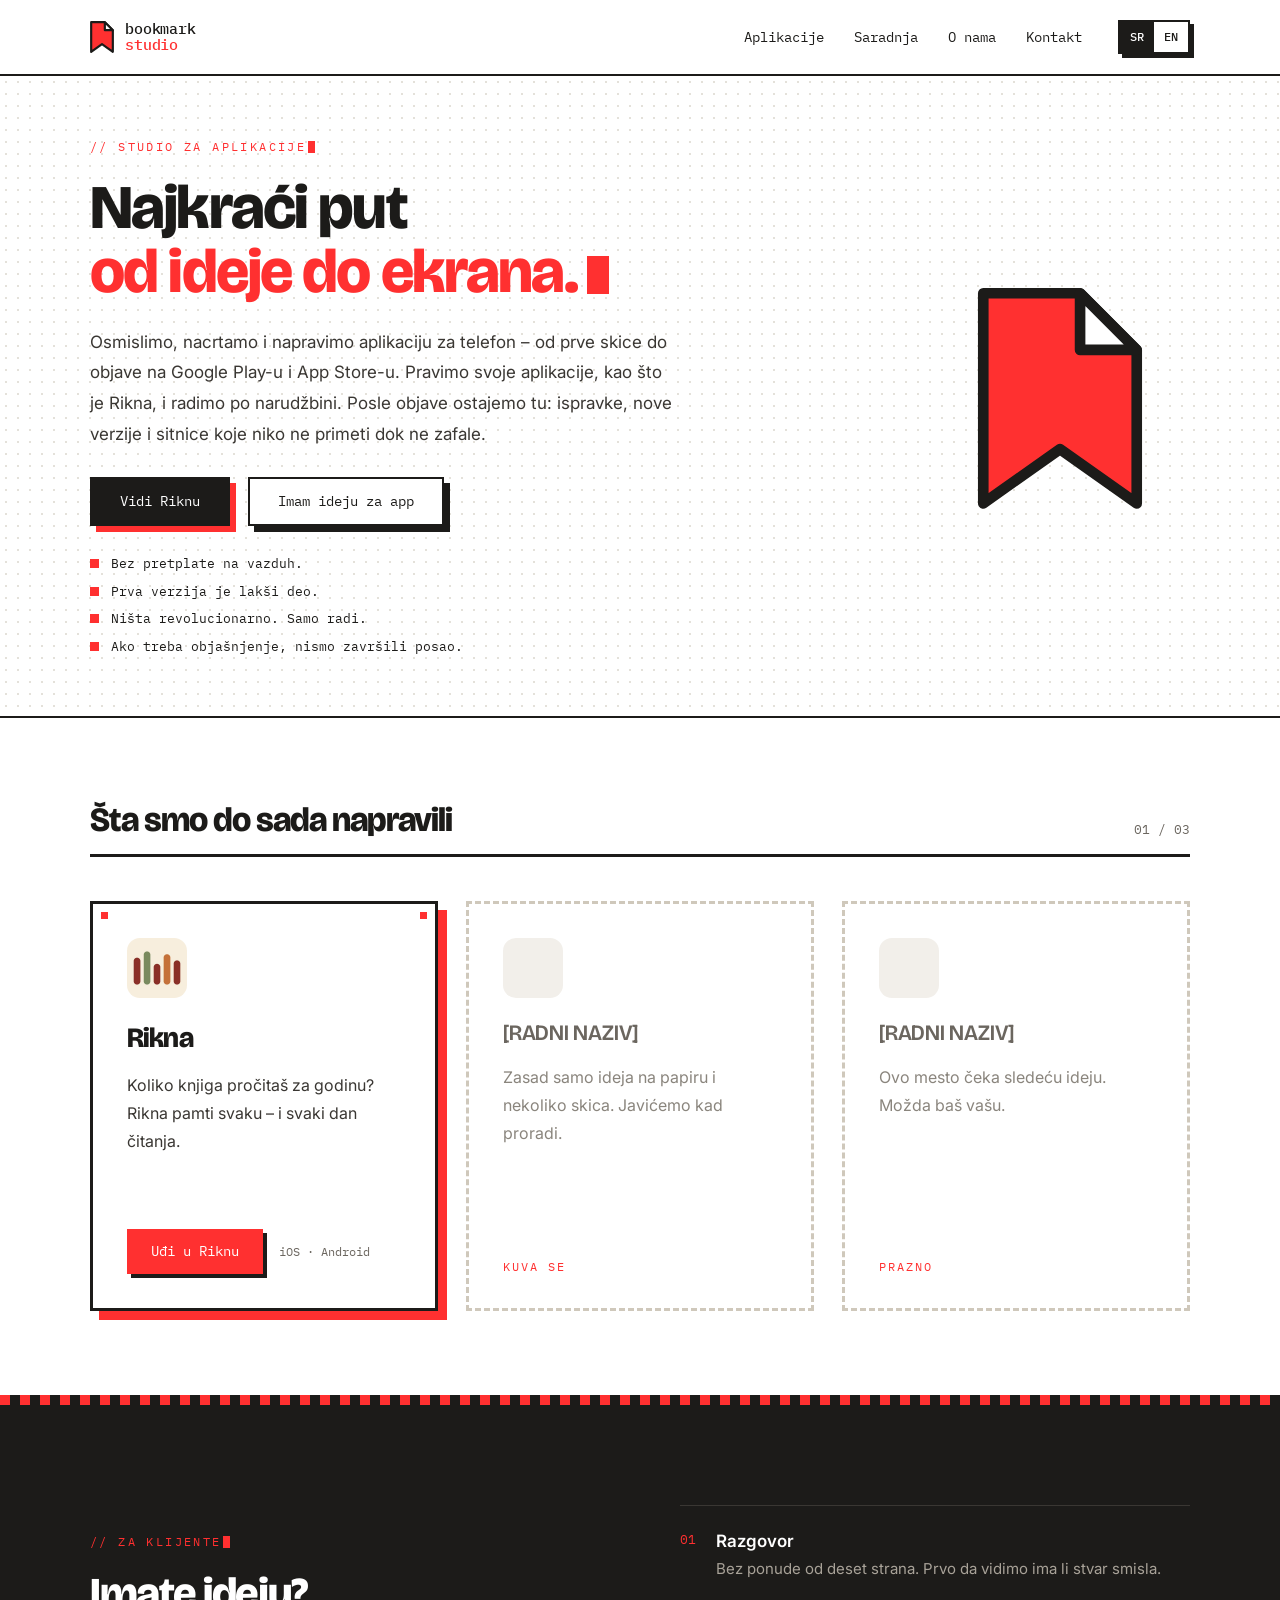
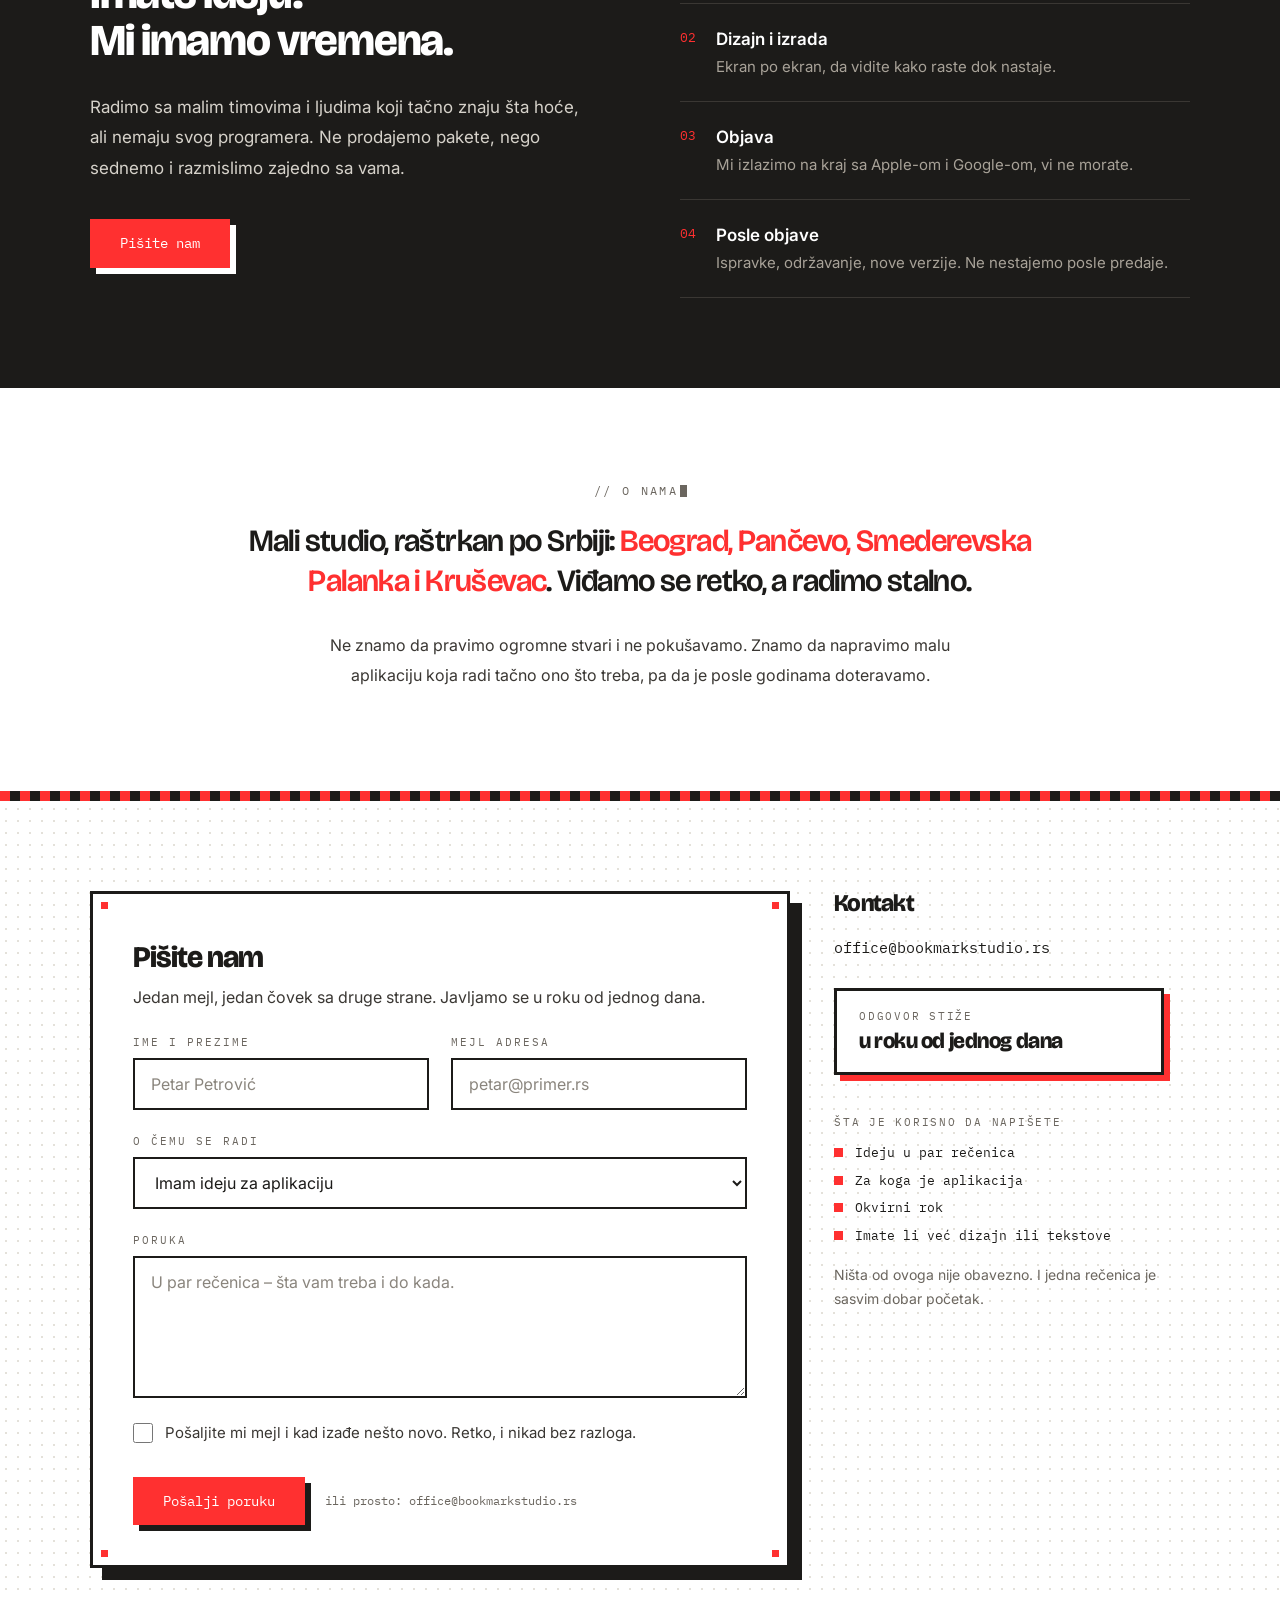
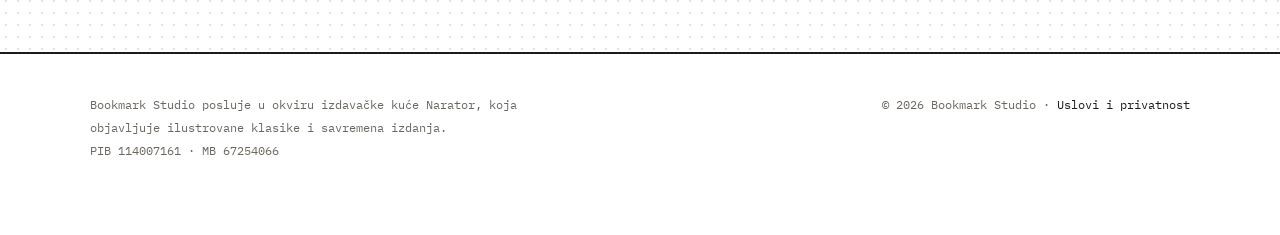
<file: index.html>
<!doctype html>
<html lang="sr">
<head>
  <meta charset="utf-8">
  <meta name="viewport" content="width=device-width,initial-scale=1">
  <meta name="description" content="Bookmark Studio - mali studio za aplikacije. Od ideje do objave na Google Play-u i App Store-u.">
  <title>Bookmark Studio - Početna</title>
  <link rel="icon" href="assets/favicon.svg" type="image/svg+xml">
  <link rel="alternate" hreflang="sr" href="index.html">
  <link rel="alternate" hreflang="en" href="en/index.html">
  <!-- Pregled linka kad se deli (Viber, Facebook, WhatsApp...). Adrese ispod vode na bookmarkstudio.rs. -->
  <meta property="og:type" content="website">
  <meta property="og:site_name" content="Bookmark Studio">
  <meta property="og:locale" content="sr_RS">
  <meta property="og:title" content="Bookmark Studio - Najkraći put od ideje do ekrana">
  <meta property="og:description" content="Mali studio za aplikacije. Od prve skice do objave na Google Play-u i App Store-u.">
  <meta property="og:url" content="https://bookmarkstudio.rs/">
  <meta property="og:image" content="https://bookmarkstudio.rs/assets/og-sr.png">
  <meta property="og:image:width" content="1200">
  <meta property="og:image:height" content="630">
  <meta name="twitter:card" content="summary_large_image">
  <link rel="preconnect" href="https://fonts.googleapis.com">
  <link rel="preconnect" href="https://fonts.gstatic.com" crossorigin>
  <link rel="stylesheet" href="https://fonts.googleapis.com/css2?family=Bricolage+Grotesque:opsz,wght@12..96,600;12..96,800&family=IBM+Plex+Mono:wght@400;500&family=Inter:wght@400;600&display=swap">
  <link rel="stylesheet" href="styles.css?v=20261117c">
  <script defer src="script.js"></script>
</head>
<body>
  <header class="site-header" id="vrh">
    <a class="brand" href="index.html" aria-label="Bookmark Studio - početna">
      <svg class="brand-mark" viewBox="9 7 144 192" aria-hidden="true"><path d="M16 14h82l48 48v130l-65-46-65 46z" fill="#ff3030" stroke="#1c1b19" stroke-width="13" stroke-linejoin="round"/><path d="M98 14l48 48H98z" fill="#fff" stroke="#1c1b19" stroke-width="13" stroke-linejoin="round"/></svg>
      <span class="brand-name">bookmark<span>studio</span></span>
    </a>
    <button class="menu-toggle" type="button" aria-expanded="false" aria-controls="main-nav" aria-label="Meni"><span></span><span></span></button>
    <nav id="main-nav" class="main-nav" aria-label="Glavna navigacija">
      <a href="#projekti">Aplikacije</a><a href="#saradnja">Saradnja</a><a href="#studio">O nama</a><a href="#kontakt">Kontakt</a>
    </nav>
    <div class="language" aria-label="Jezik"><span class="active" aria-current="true">SR</span><a href="en/index.html" hreflang="en" lang="en">EN</a></div>
  </header>
  <a class="page-bookmark" href="#vrh" aria-label="Nazad na vrh"><svg viewBox="0 0 40 74" aria-hidden="true"><path d="M4-6v74l16-12 16 12V-6" fill="#ff3030" stroke="#1c1b19" stroke-width="4" stroke-linejoin="round"/></svg></a>

  <main>
    <section class="hero dotted">
      <div class="hero-copy">
        <p class="eyebrow">// Studio za aplikacije</p>
        <h1>Najkraći put<br><span>od ideje do ekrana.</span><i></i></h1>
        <p class="lead">Osmislimo, nacrtamo i napravimo aplikaciju za telefon – od prve skice do objave na Google Play-u i App Store-u. Pravimo svoje aplikacije, kao što je Rikna, i radimo po narudžbini. Posle objave ostajemo tu: ispravke, nove verzije i sitnice koje niko ne primeti dok ne zafale.</p>
        <div class="actions"><a class="button button-dark" href="rikna/">Vidi Riknu</a><a class="button button-light" href="#kontakt">Imam ideju za app</a></div>
        <ul class="checks"><li>Bez pretplate na vazduh.</li><li>Prva verzija je lakši deo.</li><li>Ništa revolucionarno. Samo radi.</li><li>Ako treba objašnjenje, nismo završili posao.</li></ul>
      </div>
      <div class="hero-mark" aria-hidden="true">
        <svg viewBox="9 7 144 192"><path d="M16 14h82l48 48v130l-65-46-65 46z" fill="#ff3030" stroke="#1c1b19" stroke-width="9" stroke-linejoin="round"/><path d="M98 14l48 48H98z" fill="#fff" stroke="#1c1b19" stroke-width="9" stroke-linejoin="round"/></svg>
      </div>
    </section>

    <section id="projekti" class="section projects">
      <div class="section-heading"><h2>Šta smo do sada napravili</h2><span class="counter">01 / 03</span></div>
      <div class="project-grid">
        <article class="project-card featured">
          <img class="app-icon" src="assets/rikna/ikona.webp" alt="" width="60" height="60">
          <h3>Rikna</h3>
          <p>Koliko knjiga pročitaš za godinu? Rikna pamti svaku – i svaki dan čitanja.</p>
          <div class="card-footer"><a class="button button-red" href="rikna/">Uđi u Riknu</a><span>iOS · Android</span></div>
        </article>
        <article class="project-card muted">
          <div class="placeholder"></div>
          <h3>[RADNI NAZIV]</h3>
          <p>Zasad samo ideja na papiru i nekoliko skica. Javićemo kad proradi.</p>
          <span class="status">Kuva se</span>
        </article>
        <article class="project-card muted">
          <div class="placeholder"></div>
          <h3>[RADNI NAZIV]</h3>
          <p>Ovo mesto čeka sledeću ideju. Možda baš vašu.</p>
          <span class="status">Prazno</span>
        </article>
      </div>
    </section>

    <section id="saradnja" class="dark-band strip-top">
      <div>
        <p class="eyebrow">// Za klijente</p>
        <h2>Imate ideju?<br>Mi imamo vremena.</h2>
        <p>Radimo sa malim timovima i ljudima koji tačno znaju šta hoće, ali nemaju svog programera. Ne prodajemo pakete, nego sednemo i razmislimo zajedno sa vama.</p>
        <a class="button button-red button-shadow-light" href="#kontakt">Pišite nam</a>
      </div>
      <ol class="process">
        <li><strong>Razgovor</strong><span>Bez ponude od deset strana. Prvo da vidimo ima li stvar smisla.</span></li>
        <li><strong>Dizajn i izrada</strong><span>Ekran po ekran, da vidite kako raste dok nastaje.</span></li>
        <li><strong>Objava</strong><span>Mi izlazimo na kraj sa Apple-om i Google-om, vi ne morate.</span></li>
        <li><strong>Posle objave</strong><span>Ispravke, održavanje, nove verzije. Ne nestajemo posle predaje.</span></li>
      </ol>
    </section>

    <section id="studio" class="about">
      <p class="eyebrow eyebrow-muted">// O nama</p>
      <h2>Mali studio, raštrkan po Srbiji: <span>Beograd, Pančevo, Smederevska Palanka i Kruševac</span>. Viđamo se retko, a radimo stalno.</h2>
      <p>Ne znamo da pravimo ogromne stvari i ne pokušavamo. Znamo da napravimo malu aplikaciju koja radi tačno ono što treba, pa da je posle godinama doteravamo.</p>
    </section>

    <section id="kontakt" class="contact dotted strip-top">
      <form class="contact-form corners" action="kontakt.php" method="post" novalidate>
        <input type="hidden" name="lang" value="sr">
        <label class="hp" aria-hidden="true">Ne popunjavajte<input name="website" tabindex="-1" autocomplete="off"></label>
        <h2>Pišite nam</h2>
        <p>Jedan mejl, jedan čovek sa druge strane. Javljamo se u roku od jednog dana.</p>
        <div class="form-row">
          <label>Ime i prezime<input name="name" autocomplete="name" placeholder="Petar Petrović" required></label>
          <label>Mejl adresa<input type="email" name="email" autocomplete="email" placeholder="petar@primer.rs" required></label>
        </div>
        <label>O čemu se radi<select name="topic"><option>Imam ideju za aplikaciju</option><option>Treba mi dizajn</option><option>Pitanje o Rikni</option><option>Nešto drugo</option></select></label>
        <label>Poruka<textarea name="message" rows="5" placeholder="U par rečenica – šta vam treba i do kada." required></textarea></label>
        <label class="consent"><input type="checkbox" name="news"> Pošaljite mi mejl i kad izađe nešto novo. Retko, i nikad bez razloga.</label>
        <div class="form-actions"><button class="button button-red" type="submit">Pošalji poruku</button><span>ili prosto: <a href="mailto:office@bookmarkstudio.rs">office@bookmarkstudio.rs</a></span></div>
        <p class="form-status" aria-live="polite"></p>
      </form>
      <aside>
        <h3>Kontakt</h3>
        <p class="mono"><a href="mailto:office@bookmarkstudio.rs">office@bookmarkstudio.rs</a></p>
        <div class="reply-box"><span>Odgovor stiže</span><strong>u roku od jednog dana</strong></div>
        <h4>Šta je korisno da napišete</h4>
        <ul class="checks"><li>Ideju u par rečenica</li><li>Za koga je aplikacija</li><li>Okvirni rok</li><li>Imate li već dizajn ili tekstove</li></ul>
        <p class="small">Ništa od ovoga nije obavezno. I jedna rečenica je sasvim dobar početak.</p>
      </aside>
    </section>
  </main>
  <footer><p>Bookmark Studio posluje u okviru izdavačke kuće Narator, koja objavljuje ilustrovane klasike i savremena izdanja.<br>PIB 114007161 · MB 67254066</p><p>© <span data-year></span> Bookmark Studio · <a href="privatnost.html">Uslovi i privatnost</a></p></footer>
</body>
</html>
</file>
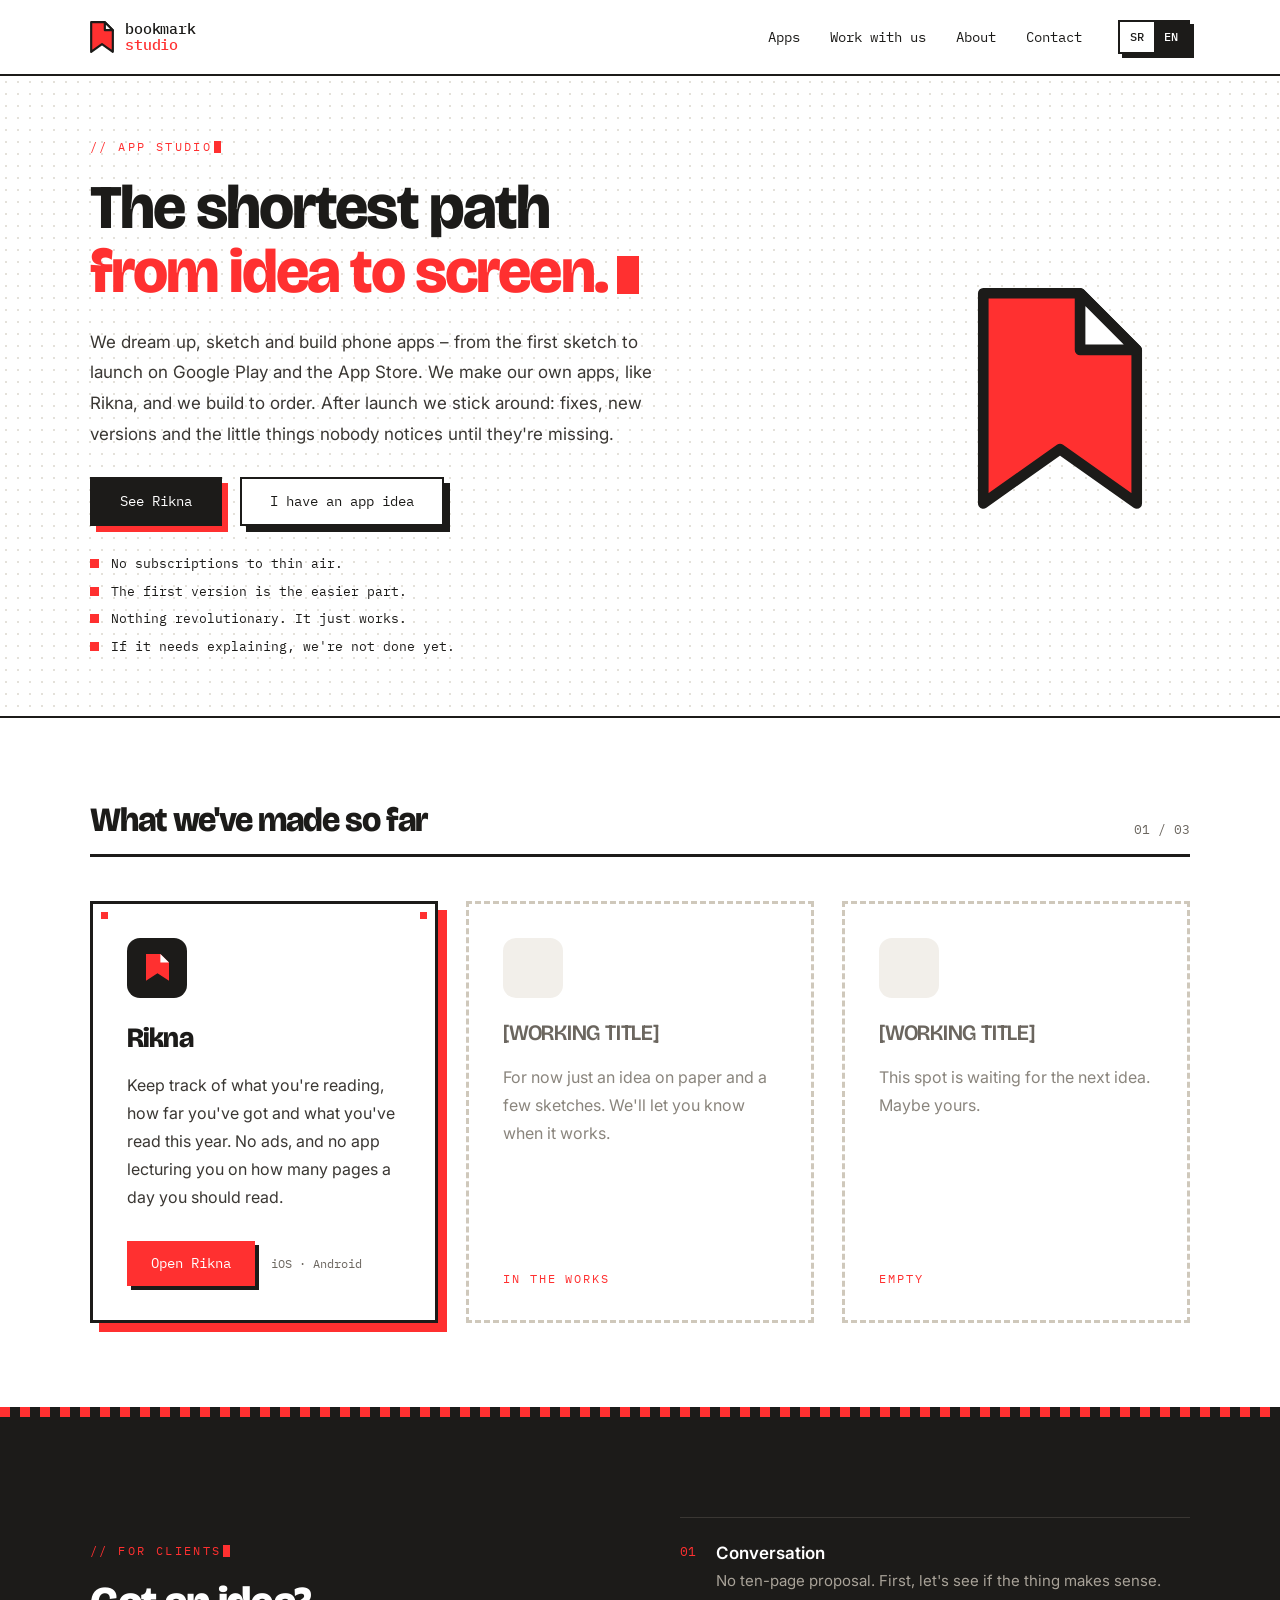
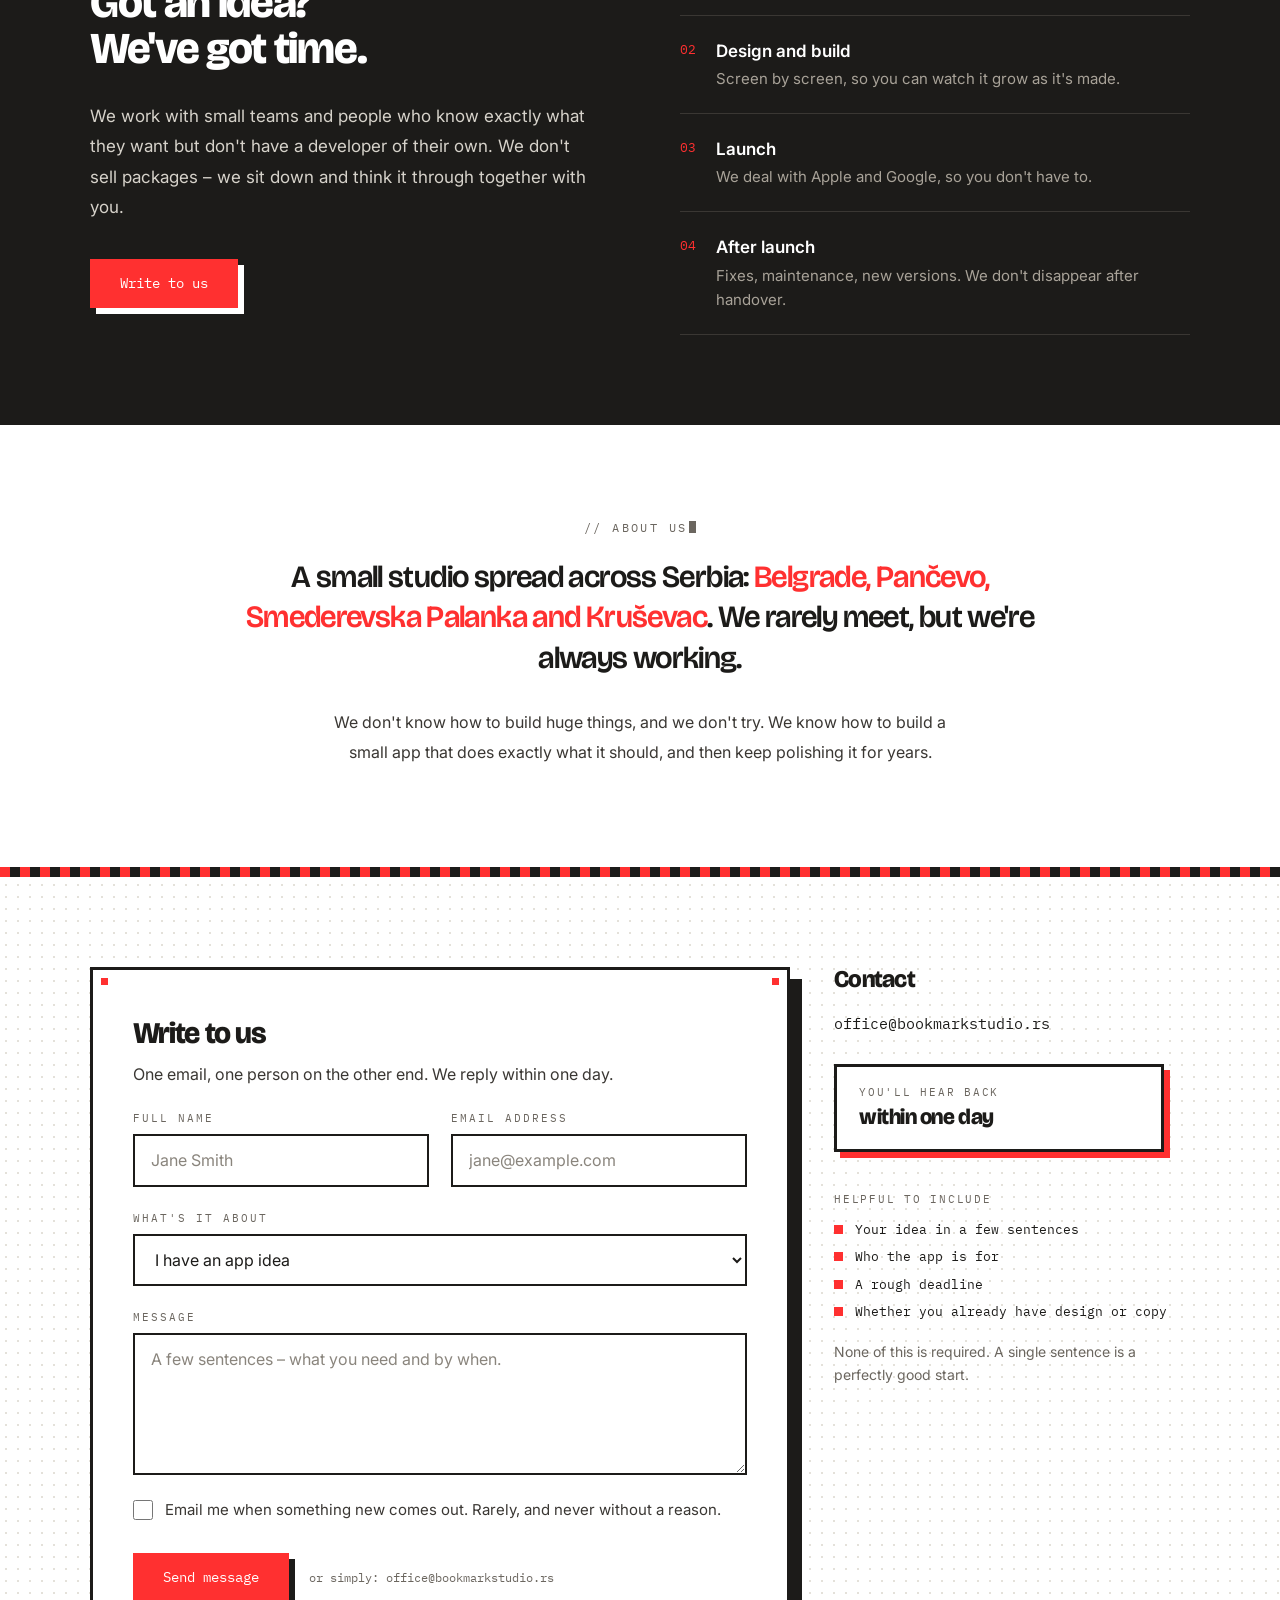
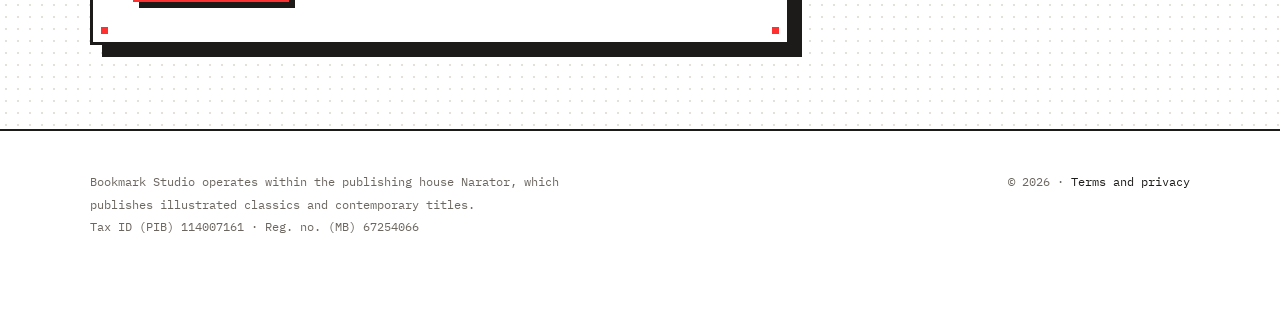
<file: en/index.html>
<!doctype html>
<html lang="en">
<head>
  <meta charset="utf-8">
  <meta name="viewport" content="width=device-width,initial-scale=1">
  <meta name="description" content="Bookmark Studio - a small app studio. From idea to launch on Google Play and the App Store.">
  <title>Bookmark Studio - Home</title>
  <link rel="icon" href="../assets/favicon.svg" type="image/svg+xml">
  <link rel="alternate" hreflang="sr" href="../index.html">
  <link rel="alternate" hreflang="en" href="index.html">
  <!-- Pregled linka kad se deli (Viber, Facebook, WhatsApp...). Adrese ispod vode na bookmarkstudio.rs. -->
  <meta property="og:type" content="website">
  <meta property="og:site_name" content="Bookmark Studio">
  <meta property="og:locale" content="en_US">
  <meta property="og:title" content="Bookmark Studio - The shortest path from idea to screen">
  <meta property="og:description" content="A small app studio. From the first sketch to launch on Google Play and the App Store.">
  <meta property="og:url" content="https://bookmarkstudio.rs/en/">
  <meta property="og:image" content="https://bookmarkstudio.rs/assets/og-en.png">
  <meta property="og:image:width" content="1200">
  <meta property="og:image:height" content="630">
  <meta name="twitter:card" content="summary_large_image">
  <link rel="preconnect" href="https://fonts.googleapis.com">
  <link rel="preconnect" href="https://fonts.gstatic.com" crossorigin>
  <link rel="stylesheet" href="https://fonts.googleapis.com/css2?family=Bricolage+Grotesque:opsz,wght@12..96,600;12..96,800&family=IBM+Plex+Mono:wght@400;500&family=Inter:wght@400;600&display=swap">
  <link rel="stylesheet" href="../styles.css?v=20261117c">
  <script defer src="../script.js"></script>
</head>
<body>
  <header class="site-header" id="top">
    <a class="brand" href="index.html" aria-label="Bookmark Studio - home">
      <svg class="brand-mark" viewBox="9 7 144 192" aria-hidden="true"><path d="M16 14h82l48 48v130l-65-46-65 46z" fill="#ff3030" stroke="#1c1b19" stroke-width="13" stroke-linejoin="round"/><path d="M98 14l48 48H98z" fill="#fff" stroke="#1c1b19" stroke-width="13" stroke-linejoin="round"/></svg>
      <span class="brand-name">bookmark<span>studio</span></span>
    </a>
    <button class="menu-toggle" type="button" aria-expanded="false" aria-controls="main-nav" aria-label="Menu"><span></span><span></span></button>
    <nav id="main-nav" class="main-nav" aria-label="Main navigation">
      <a href="#apps">Apps</a><a href="#work-with-us">Work with us</a><a href="#about">About</a><a href="#contact">Contact</a>
    </nav>
    <div class="language" aria-label="Language"><a href="../index.html" hreflang="sr" lang="sr">SR</a><span class="active" aria-current="true">EN</span></div>
  </header>
  <a class="page-bookmark" href="#top" aria-label="Back to top"><svg viewBox="0 0 40 74" aria-hidden="true"><path d="M4-6v74l16-12 16 12V-6" fill="#ff3030" stroke="#1c1b19" stroke-width="4" stroke-linejoin="round"/></svg></a>

  <main>
    <section class="hero dotted">
      <div class="hero-copy">
        <p class="eyebrow">// App studio</p>
        <h1>The shortest path<br><span>from idea to screen.</span><i></i></h1>
        <p class="lead">We dream up, sketch and build phone apps – from the first sketch to launch on Google Play and the App Store. We make our own apps, like Rikna, and we build to order. After launch we stick around: fixes, new versions and the little things nobody notices until they're missing.</p>
        <div class="actions"><a class="button button-dark" href="rikna.html">See Rikna</a><a class="button button-light" href="#contact">I have an app idea</a></div>
        <ul class="checks"><li>No subscriptions to thin air.</li><li>The first version is the easier part.</li><li>Nothing revolutionary. It just works.</li><li>If it needs explaining, we're not done yet.</li></ul>
      </div>
      <div class="hero-mark" aria-hidden="true">
        <svg viewBox="9 7 144 192"><path d="M16 14h82l48 48v130l-65-46-65 46z" fill="#ff3030" stroke="#1c1b19" stroke-width="9" stroke-linejoin="round"/><path d="M98 14l48 48H98z" fill="#fff" stroke="#1c1b19" stroke-width="9" stroke-linejoin="round"/></svg>
      </div>
    </section>

    <section id="apps" class="section projects">
      <div class="section-heading"><h2>What we've made so far</h2><span class="counter">01 / 03</span></div>
      <div class="project-grid">
        <article class="project-card featured">
          <div class="app-icon"><svg viewBox="0 0 24 28" aria-hidden="true"><path d="M0 0h15l9 9v19l-12-8-12 8z" fill="#ff3030"/><path d="M15 0l9 9h-9z" fill="#fff"/></svg></div>
          <h3>Rikna</h3>
          <p>Keep track of what you're reading, how far you've got and what you've read this year. No ads, and no app lecturing you on how many pages a day you should read.</p>
          <div class="card-footer"><a class="button button-red" href="rikna.html">Open Rikna</a><span>iOS · Android</span></div>
        </article>
        <article class="project-card muted">
          <div class="placeholder"></div>
          <h3>[WORKING TITLE]</h3>
          <p>For now just an idea on paper and a few sketches. We'll let you know when it works.</p>
          <span class="status">In the works</span>
        </article>
        <article class="project-card muted">
          <div class="placeholder"></div>
          <h3>[WORKING TITLE]</h3>
          <p>This spot is waiting for the next idea. Maybe yours.</p>
          <span class="status">Empty</span>
        </article>
      </div>
    </section>

    <section id="work-with-us" class="dark-band strip-top">
      <div>
        <p class="eyebrow">// For clients</p>
        <h2>Got an idea?<br>We've got time.</h2>
        <p>We work with small teams and people who know exactly what they want but don't have a developer of their own. We don't sell packages – we sit down and think it through together with you.</p>
        <a class="button button-red button-shadow-light" href="#contact">Write to us</a>
      </div>
      <ol class="process">
        <li><strong>Conversation</strong><span>No ten-page proposal. First, let's see if the thing makes sense.</span></li>
        <li><strong>Design and build</strong><span>Screen by screen, so you can watch it grow as it's made.</span></li>
        <li><strong>Launch</strong><span>We deal with Apple and Google, so you don't have to.</span></li>
        <li><strong>After launch</strong><span>Fixes, maintenance, new versions. We don't disappear after handover.</span></li>
      </ol>
    </section>

    <section id="about" class="about">
      <p class="eyebrow eyebrow-muted">// About us</p>
      <h2>A small studio spread across Serbia: <span>Belgrade, Pančevo, Smederevska Palanka and Kruševac</span>. We rarely meet, but we're always working.</h2>
      <p>We don't know how to build huge things, and we don't try. We know how to build a small app that does exactly what it should, and then keep polishing it for years.</p>
    </section>

    <section id="contact" class="contact dotted strip-top">
      <form class="contact-form corners" action="../kontakt.php" method="post" novalidate>
        <input type="hidden" name="lang" value="en">
        <label class="hp" aria-hidden="true">Leave empty<input name="website" tabindex="-1" autocomplete="off"></label>
        <h2>Write to us</h2>
        <p>One email, one person on the other end. We reply within one day.</p>
        <div class="form-row">
          <label>Full name<input name="name" autocomplete="name" placeholder="Jane Smith" required></label>
          <label>Email address<input type="email" name="email" autocomplete="email" placeholder="jane@example.com" required></label>
        </div>
        <label>What's it about<select name="topic"><option>I have an app idea</option><option>I need design</option><option>A question about Rikna</option><option>Something else</option></select></label>
        <label>Message<textarea name="message" rows="5" placeholder="A few sentences – what you need and by when." required></textarea></label>
        <label class="consent"><input type="checkbox" name="news"> Email me when something new comes out. Rarely, and never without a reason.</label>
        <div class="form-actions"><button class="button button-red" type="submit">Send message</button><span>or simply: <a href="mailto:office@bookmarkstudio.rs">office@bookmarkstudio.rs</a></span></div>
        <p class="form-status" aria-live="polite"></p>
      </form>
      <aside>
        <h3>Contact</h3>
        <p class="mono"><a href="mailto:office@bookmarkstudio.rs">office@bookmarkstudio.rs</a></p>
        <div class="reply-box"><span>You'll hear back</span><strong>within one day</strong></div>
        <h4>Helpful to include</h4>
        <ul class="checks"><li>Your idea in a few sentences</li><li>Who the app is for</li><li>A rough deadline</li><li>Whether you already have design or copy</li></ul>
        <p class="small">None of this is required. A single sentence is a perfectly good start.</p>
      </aside>
    </section>
  </main>
  <footer><p>Bookmark Studio operates within the publishing house Narator, which publishes illustrated classics and contemporary titles.<br>Tax ID (PIB) 114007161 · Reg. no. (MB) 67254066</p><p>© <span data-year></span> · <a href="privacy.html">Terms and privacy</a></p></footer>
</body>
</html>
</file>
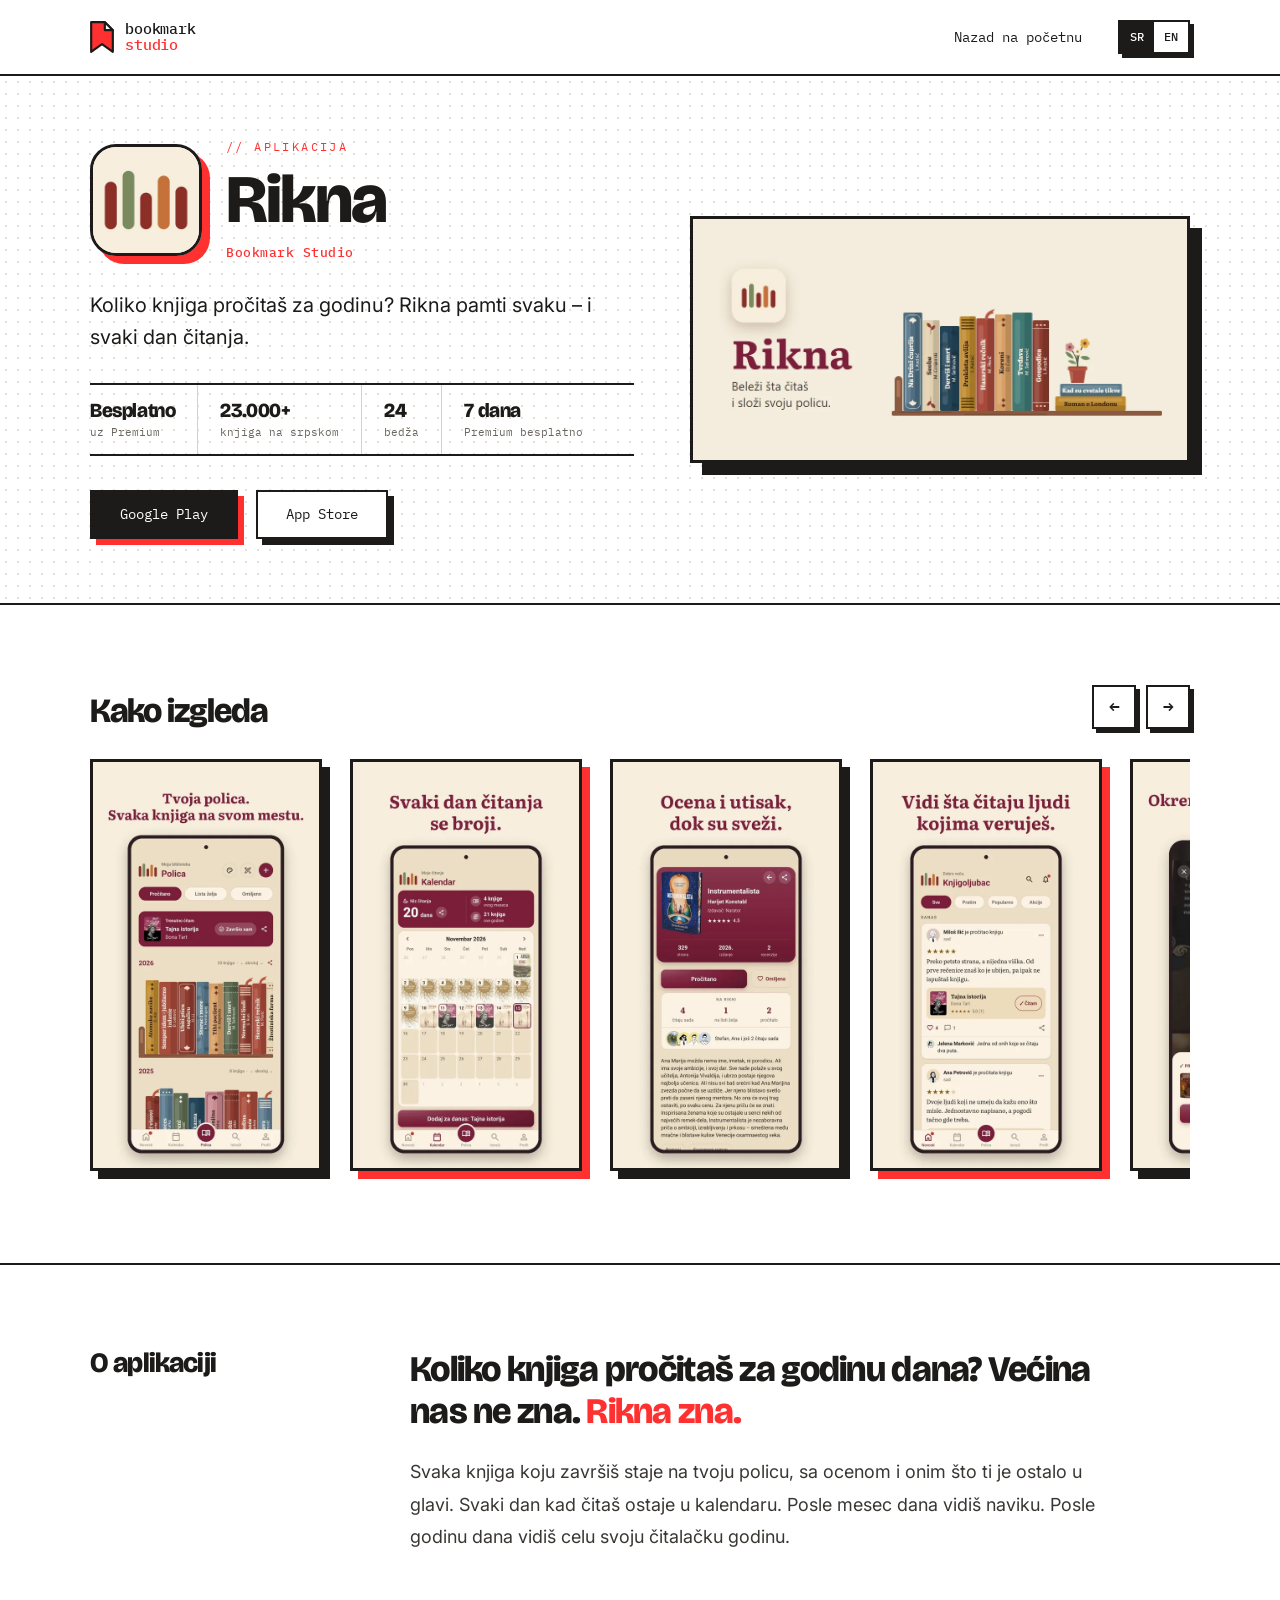
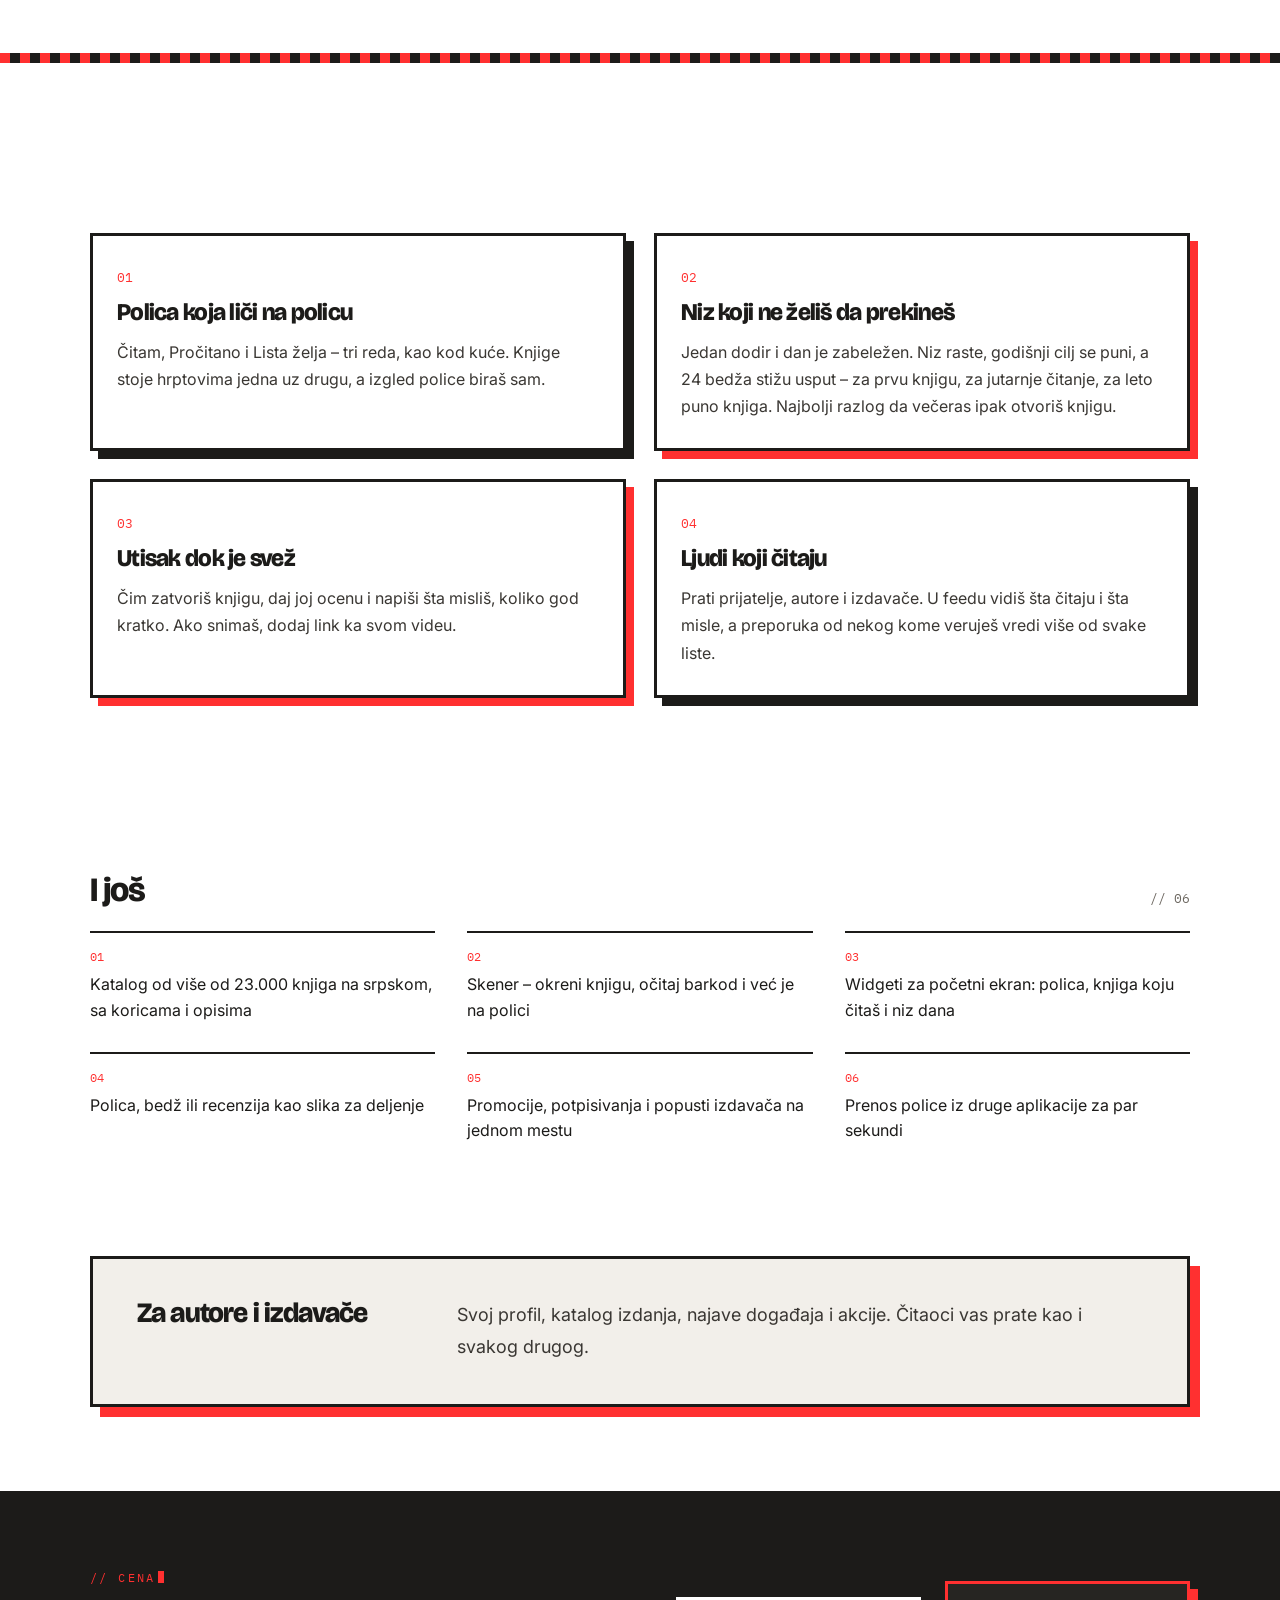
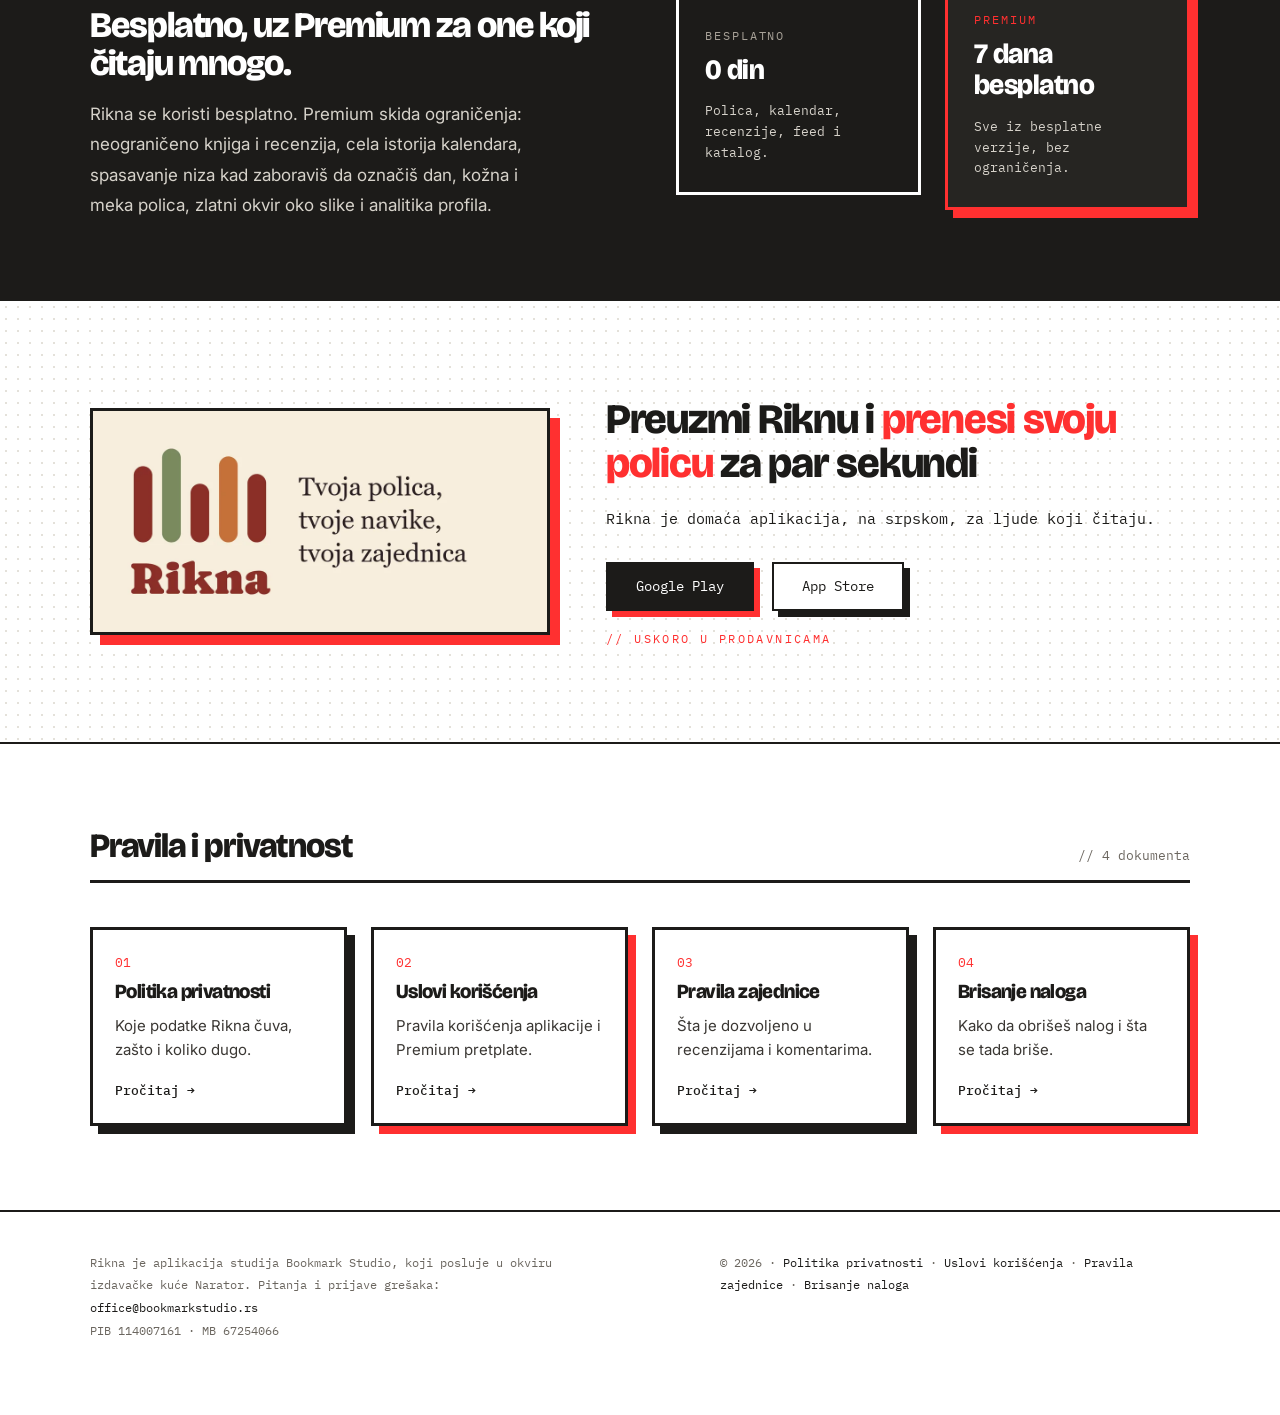
<file: rikna/index.html>
<!doctype html>
<html lang="sr">
<head>
  <meta charset="utf-8">
  <meta name="viewport" content="width=device-width,initial-scale=1">
  <meta name="description" content="Koliko knjiga pročitaš za godinu? Rikna pamti svaku – i svaki dan čitanja.">
  <title>Rikna – Bookmark Studio</title>
  <link rel="icon" href="../assets/rikna/ikona-64.png" type="image/png">
  <link rel="apple-touch-icon" href="../assets/rikna/ikona-192.png">
  <link rel="alternate" hreflang="sr" href="./">
  <link rel="alternate" hreflang="en" href="../en/rikna.html">
  <!-- Pregled linka kad se deli (Viber, Facebook, WhatsApp...). Adrese ispod vode na bookmarkstudio.rs. -->
  <meta property="og:type" content="website">
  <meta property="og:site_name" content="Bookmark Studio">
  <meta property="og:locale" content="sr_RS">
  <meta property="og:title" content="Rikna – Tvoje čitanje, zabeleženo">
  <meta property="og:description" content="Koliko knjiga pročitaš za godinu? Rikna pamti svaku – i svaki dan čitanja.">
  <meta property="og:url" content="https://bookmarkstudio.rs/rikna/">
  <meta property="og:image" content="https://bookmarkstudio.rs/assets/og-rikna-sr.png">
  <meta property="og:image:width" content="1200">
  <meta property="og:image:height" content="630">
  <meta name="twitter:card" content="summary_large_image">
  <link rel="preconnect" href="https://fonts.googleapis.com">
  <link rel="preconnect" href="https://fonts.gstatic.com" crossorigin>
  <link rel="stylesheet" href="https://fonts.googleapis.com/css2?family=Bricolage+Grotesque:opsz,wght@12..96,600;12..96,800&family=IBM+Plex+Mono:wght@400;500&family=Inter:wght@400;600&display=swap">
  <link rel="stylesheet" href="../styles.css?v=20261117c">
  <script defer src="../script.js?v=20261117c"></script>
  <script type="application/ld+json">{"@context":"https://schema.org","@type":"MobileApplication","name":"Rikna","operatingSystem":"Android","applicationCategory":"LifestyleApplication","inLanguage":"sr","description":"Koliko knjiga pročitaš za godinu? Rikna pamti svaku – i svaki dan čitanja.","image":"https://bookmarkstudio.rs/assets/rikna/ikona-192.png","url":"https://bookmarkstudio.rs/rikna/","offers":{"@type":"Offer","price":"0","priceCurrency":"RSD"},"publisher":{"@type":"Organization","name":"Bookmark Studio","url":"https://bookmarkstudio.rs/"}}</script>
</head>
<body class="rikna-page">
  <header class="site-header" id="vrh">
    <a class="brand" href="../index.html" aria-label="Bookmark Studio – početna">
      <svg class="brand-mark" viewBox="9 7 144 192" aria-hidden="true"><path d="M16 14h82l48 48v130l-65-46-65 46z" fill="#ff3030" stroke="#1c1b19" stroke-width="13" stroke-linejoin="round"/><path d="M98 14l48 48H98z" fill="#fff" stroke="#1c1b19" stroke-width="13" stroke-linejoin="round"/></svg>
      <span class="brand-name">bookmark<span>studio</span></span>
    </a>
    <nav class="main-nav main-nav-simple" aria-label="Glavna navigacija"><a href="../index.html"><span class="hide-sm">Nazad na početnu</span><span class="show-sm">← Početna</span></a></nav>
    <div class="language" aria-label="Jezik"><span class="active" aria-current="true">SR</span><a href="../en/rikna.html" hreflang="en" lang="en">EN</a></div>
  </header>
  <a class="page-bookmark" href="#vrh" aria-label="Nazad na vrh"><svg viewBox="0 0 40 74" aria-hidden="true"><path d="M4-6v74l16-12 16 12V-6" fill="#ff3030" stroke="#1c1b19" stroke-width="4" stroke-linejoin="round"/></svg></a>

  <main>
    <section class="store-hero dotted">
      <div>
        <div class="store-id">
          <img class="store-icon" src="../assets/rikna/ikona.webp" width="120" height="120" alt="Ikona aplikacije Rikna">
          <div>
            <p class="eyebrow">// Aplikacija</p>
            <h1>Rikna</h1>
            <p class="store-dev">Bookmark Studio</p>
          </div>
        </div>
        <p class="lead">Koliko knjiga pročitaš za godinu? Rikna pamti svaku – i svaki dan čitanja.</p>
        <ul class="store-facts">
          <li><strong>Besplatno</strong><span>uz Premium</span></li>
          <li><strong>23.000+</strong><span>knjiga na srpskom</span></li>
          <li><strong>24</strong><span>bedža</span></li>
          <li><strong>7 dana</strong><span>Premium besplatno</span></li>
        </ul>
        <div class="actions"><a class="button button-dark" href="#preuzmi">Google Play</a><a class="button button-light" href="#preuzmi">App Store</a></div>
      </div>
      <figure class="store-graphic"><img src="../assets/rikna/grafika.webp" width="1024" height="500" alt="Rikna – beleži šta čitaš i složi svoju policu"></figure>
    </section>

    <section class="store-shots">
      <div class="section-heading section-heading-plain"><h2>Kako izgleda</h2><div class="shot-nav"><span class="show-sm">povuci u stranu →</span><button class="hide-sm" type="button" data-shots="prev" aria-label="Prethodni ekrani">←</button><button class="hide-sm" type="button" data-shots="next" aria-label="Sledeći ekrani">→</button></div></div>
      <div class="shot-row" tabindex="0" aria-label="Ekrani aplikacije">
        <figure class="shot"><img src="../assets/rikna/ekran-01-polica.webp" width="540" height="960" loading="lazy" alt="Tvoja polica. Svaka knjiga na svom mestu."></figure>
        <figure class="shot"><img src="../assets/rikna/ekran-02-kalendar.webp" width="540" height="960" loading="lazy" alt="Svaki dan čitanja se broji."></figure>
        <figure class="shot"><img src="../assets/rikna/ekran-03-ocena.webp" width="540" height="960" loading="lazy" alt="Ocena i utisak, dok su sveži."></figure>
        <figure class="shot"><img src="../assets/rikna/ekran-04-feed.webp" width="540" height="960" loading="lazy" alt="Vidi šta čitaju ljudi kojima veruješ."></figure>
        <figure class="shot"><img src="../assets/rikna/ekran-05-skener.webp" width="540" height="960" loading="lazy" alt="Okreni knjigu, skeniraj – na polici je."></figure>
        <figure class="shot"><img src="../assets/rikna/ekran-06-bedzevi.webp" width="540" height="960" loading="lazy" alt="24 bedža za navike koje ostaju."></figure>
        <figure class="shot"><img src="../assets/rikna/ekran-07-cilj.webp" width="540" height="960" loading="lazy" alt="Postavi cilj i gledaj kako se puni."></figure>
        <figure class="shot"><img src="../assets/rikna/ekran-08-izgled.webp" width="540" height="960" loading="lazy" alt="Izaberi izgled svoje police."></figure>
      </div>
    </section>

    <section class="store-about section">
      <h2>O aplikaciji</h2>
      <div>
        <p class="store-big">Koliko knjiga pročitaš za godinu dana? Većina nas ne zna. <span>Rikna zna.</span></p>
        <p>Svaka knjiga koju završiš staje na tvoju policu, sa ocenom i onim što ti je ostalo u glavi. Svaki dan kad čitaš ostaje u kalendaru. Posle mesec dana vidiš naviku. Posle godinu dana vidiš celu svoju čitalačku godinu.</p>
      </div>
    </section>

    <section class="features strip-top store-features">
      <h2>Šta Rikna radi</h2>
      <div class="feature-grid">
        <article><span>01</span><h3>Polica koja liči na policu</h3><p>Čitam, Pročitano i Lista želja – tri reda, kao kod kuće. Knjige stoje hrptovima jedna uz drugu, a izgled police biraš sam.</p></article>
        <article><span>02</span><h3>Niz koji ne želiš da prekineš</h3><p>Jedan dodir i dan je zabeležen. Niz raste, godišnji cilj se puni, a 24 bedža stižu usput – za prvu knjigu, za jutarnje čitanje, za leto puno knjiga. Najbolji razlog da večeras ipak otvoriš knjigu.</p></article>
        <article><span>03</span><h3>Utisak dok je svež</h3><p>Čim zatvoriš knjigu, daj joj ocenu i napiši šta misliš, koliko god kratko. Ako snimaš, dodaj link ka svom videu.</p></article>
        <article><span>04</span><h3>Ljudi koji čitaju</h3><p>Prati prijatelje, autore i izdavače. U feedu vidiš šta čitaju i šta misle, a preporuka od nekog kome veruješ vredi više od svake liste.</p></article>
      </div>
    </section>

    <section class="store-more section">
      <div class="section-heading"><h2>I još</h2><span>// 06</span></div>
      <ul class="more-grid">
        <li>Katalog od više od 23.000 knjiga na srpskom, sa koricama i opisima</li>
        <li>Skener – okreni knjigu, očitaj barkod i već je na polici</li>
        <li>Widgeti za početni ekran: polica, knjiga koju čitaš i niz dana</li>
        <li>Polica, bedž ili recenzija kao slika za deljenje</li>
        <li>Promocije, potpisivanja i popusti izdavača na jednom mestu</li>
        <li>Prenos police iz druge aplikacije za par sekundi</li>
      </ul>
    </section>

    <section class="store-authors section">
      <div class="authors-box">
        <h2>Za autore i izdavače</h2>
        <p>Svoj profil, katalog izdanja, najave događaja i akcije. Čitaoci vas prate kao i svakog drugog.</p>
      </div>
    </section>

    <section class="free-band">
      <div><p class="eyebrow">// Cena</p><h2>Besplatno, uz Premium za one koji čitaju mnogo.</h2><p>Rikna se koristi besplatno. Premium skida ograničenja: neograničeno knjiga i recenzija, cela istorija kalendara, spasavanje niza kad zaboraviš da označiš dan, kožna i meka polica, zlatni okvir oko slike i analitika profila.</p></div>
      <div class="price-card"><span>Besplatno</span><strong>0 din</strong><small>Polica, kalendar, recenzije, feed i katalog.</small></div>
      <div class="price-card accent"><span>Premium</span><strong>7 dana besplatno</strong><small>Sve iz besplatne verzije, bez ograničenja.</small></div>
    </section>

    <section id="preuzmi" class="download store-download dotted">
      <figure class="store-banner"><img src="../assets/rikna/logo-baner.webp" width="1024" height="500" loading="lazy" alt="Rikna – tvoja polica, tvoje navike, tvoja zajednica"></figure>
      <div>
        <h2>Preuzmi Riknu i <span>prenesi svoju policu</span> za par sekundi</h2>
        <p>Rikna je domaća aplikacija, na srpskom, za ljude koji čitaju.</p>
        <div class="actions"><a class="button button-dark" href="#preuzmi">Google Play</a><a class="button button-light" href="#preuzmi">App Store</a></div>
        <p class="store-soon">// Uskoro u prodavnicama</p>
      </div>
    </section>

    <section id="dokumenti" class="docs section">
      <div class="section-heading"><h2>Pravila i privatnost</h2><span>// 4 dokumenta</span></div>
      <div class="docs-grid">
        <a href="privatnost.html"><span>01</span><h3>Politika privatnosti</h3><p>Koje podatke Rikna čuva, zašto i koliko dugo.</p><b>Pročitaj →</b></a>
        <a href="uslovi.html"><span>02</span><h3>Uslovi korišćenja</h3><p>Pravila korišćenja aplikacije i Premium pretplate.</p><b>Pročitaj →</b></a>
        <a href="pravila-zajednice.html"><span>03</span><h3>Pravila zajednice</h3><p>Šta je dozvoljeno u recenzijama i komentarima.</p><b>Pročitaj →</b></a>
        <a href="brisanje-naloga.html"><span>04</span><h3>Brisanje naloga</h3><p>Kako da obrišeš nalog i šta se tada briše.</p><b>Pročitaj →</b></a>
      </div>
    </section>
  </main>
  <footer><p>Rikna je aplikacija studija Bookmark Studio, koji posluje u okviru izdavačke kuće Narator. Pitanja i prijave grešaka: <a href="mailto:office@bookmarkstudio.rs">office@bookmarkstudio.rs</a><br>PIB 114007161 · MB 67254066</p><p>© <span data-year></span> · <a href="privatnost.html">Politika privatnosti</a> · <a href="uslovi.html">Uslovi korišćenja</a> · <a href="pravila-zajednice.html">Pravila zajednice</a> · <a href="brisanje-naloga.html">Brisanje naloga</a></p></footer>
</body>
</html>
</file>
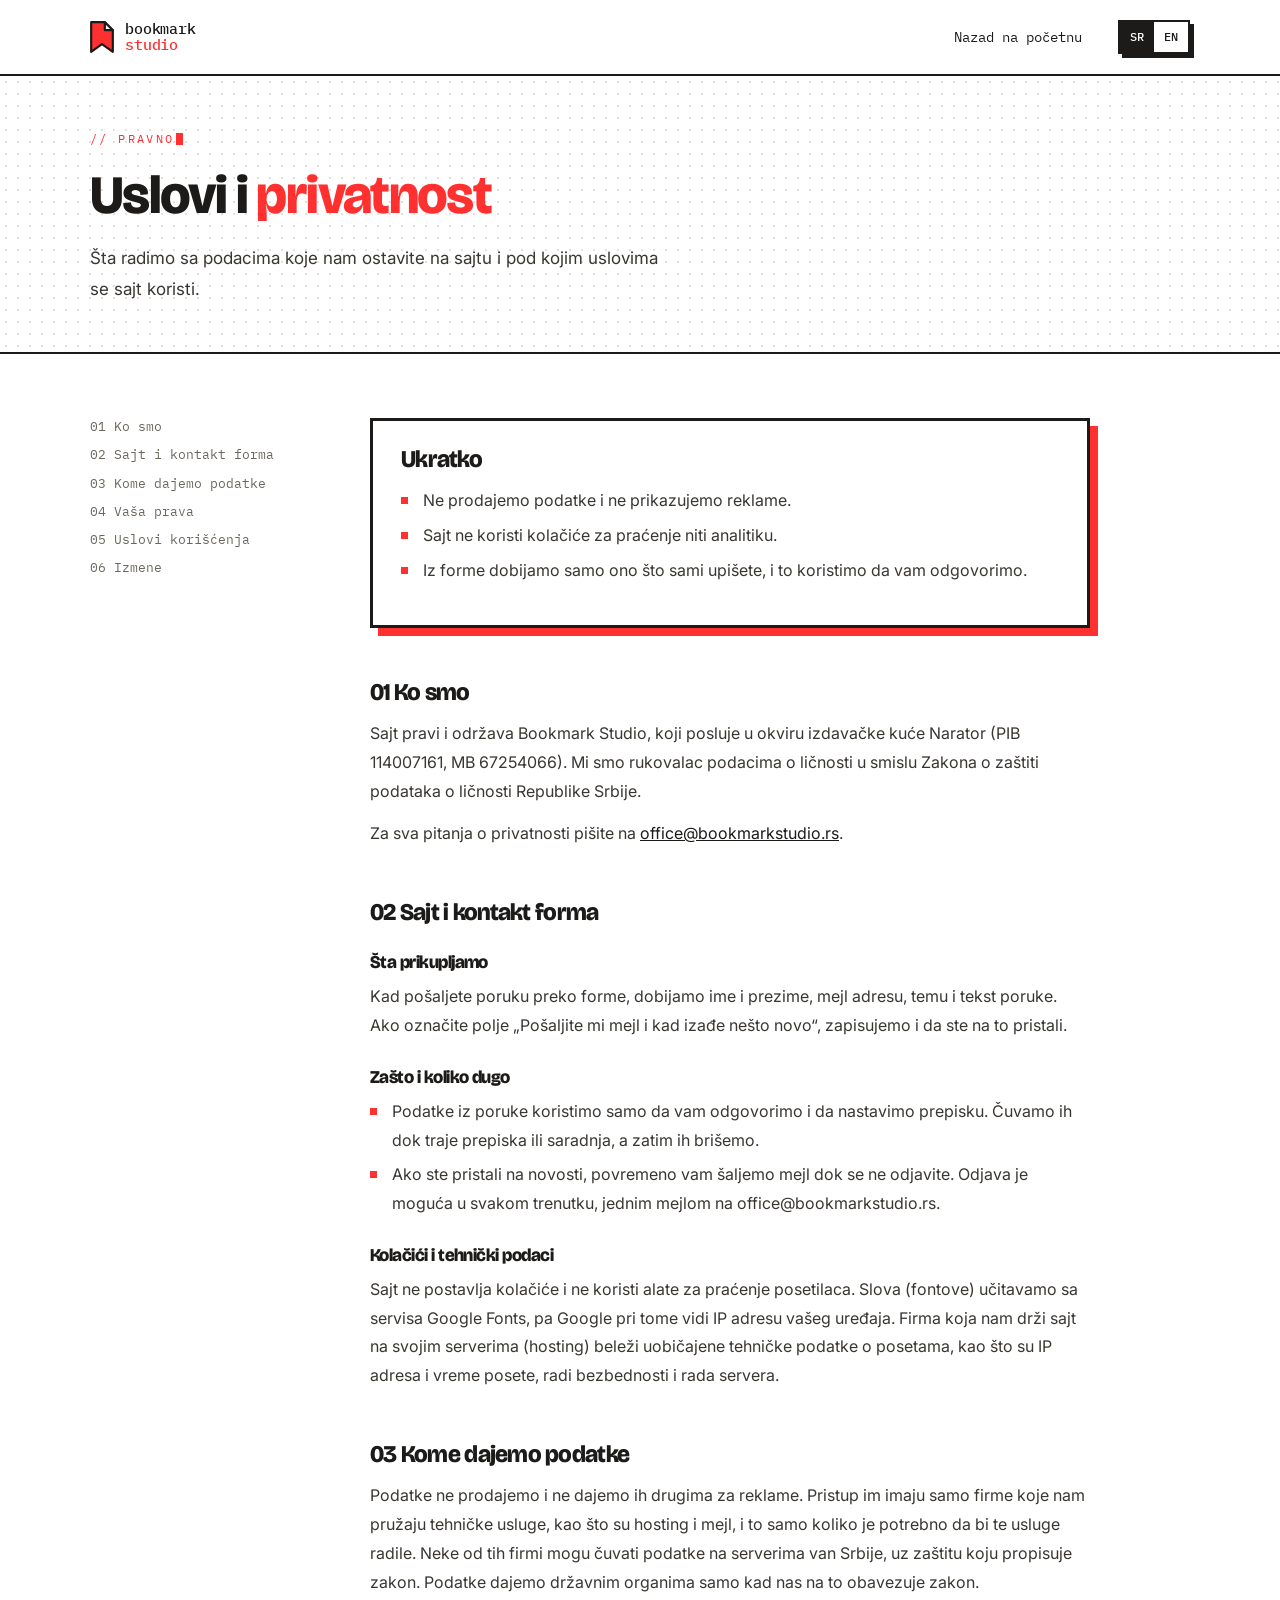
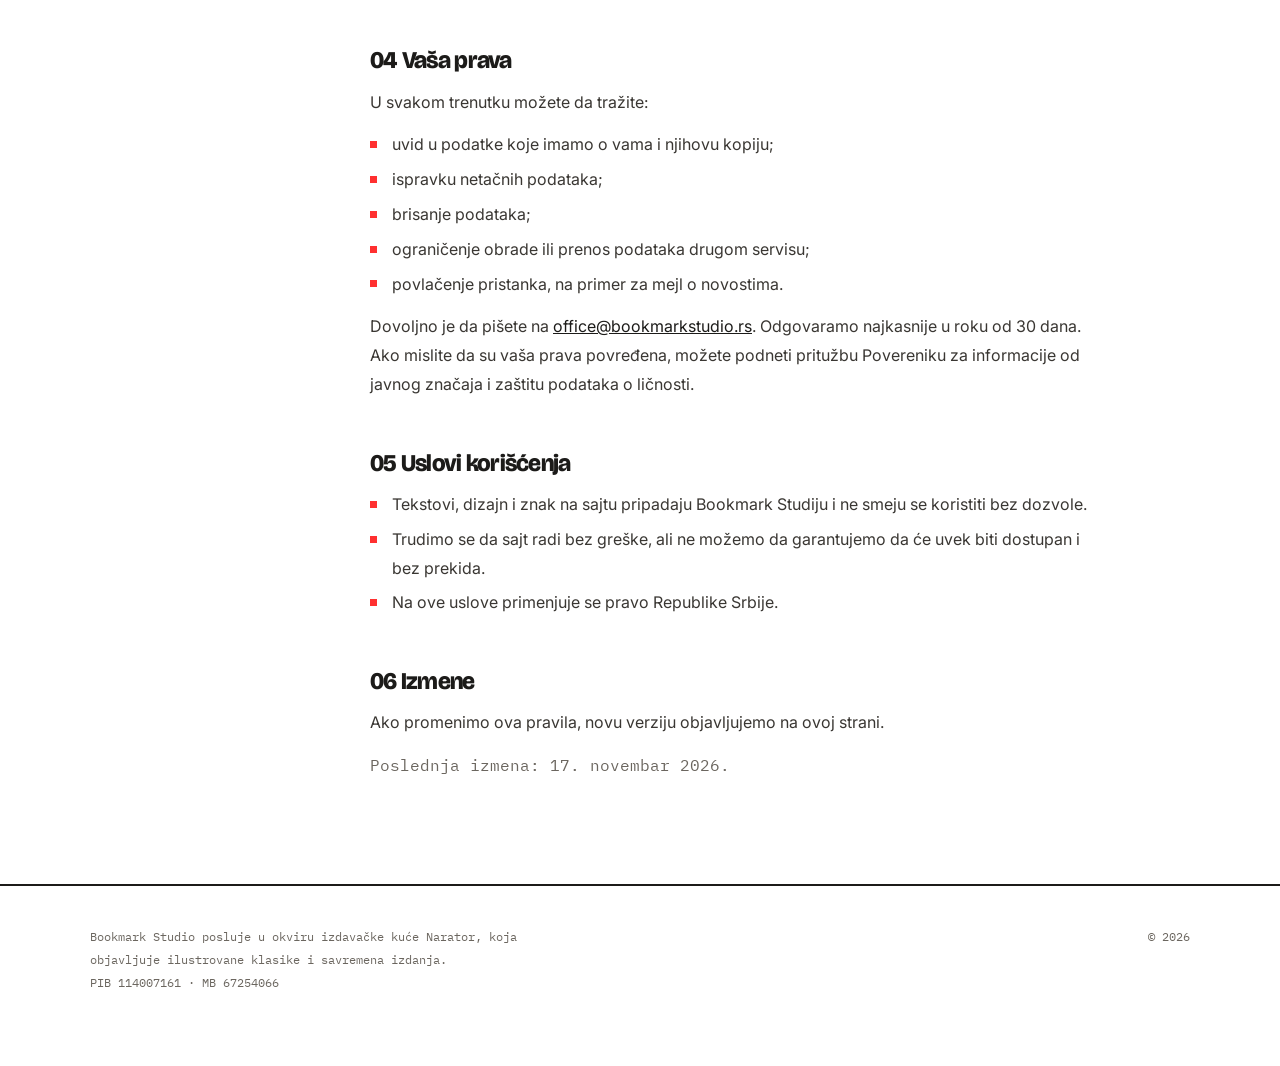
<file: privatnost.html>
<!doctype html>
<html lang="sr">
<head>
  <meta charset="utf-8">
  <meta name="viewport" content="width=device-width,initial-scale=1">
  <meta name="description" content="Uslovi korišćenja i politika privatnosti sajta Bookmark Studio.">
  <title>Uslovi i privatnost – Bookmark Studio</title>
  <link rel="icon" href="assets/favicon.svg" type="image/svg+xml">
  <link rel="alternate" hreflang="sr" href="privatnost.html">
  <link rel="alternate" hreflang="en" href="en/privacy.html">
  <link rel="preconnect" href="https://fonts.googleapis.com">
  <link rel="preconnect" href="https://fonts.gstatic.com" crossorigin>
  <link rel="stylesheet" href="https://fonts.googleapis.com/css2?family=Bricolage+Grotesque:opsz,wght@12..96,600;12..96,800&family=IBM+Plex+Mono:wght@400;500&family=Inter:wght@400;600&display=swap">
  <link rel="stylesheet" href="styles.css?v=20261117c">
  <script defer src="script.js"></script>
</head>
<body>
  <header class="site-header" id="vrh">
    <a class="brand" href="index.html" aria-label="Bookmark Studio - početna">
      <svg class="brand-mark" viewBox="9 7 144 192" aria-hidden="true"><path d="M16 14h82l48 48v130l-65-46-65 46z" fill="#ff3030" stroke="#1c1b19" stroke-width="13" stroke-linejoin="round"/><path d="M98 14l48 48H98z" fill="#fff" stroke="#1c1b19" stroke-width="13" stroke-linejoin="round"/></svg>
      <span class="brand-name">bookmark<span>studio</span></span>
    </a>
    <nav class="main-nav main-nav-simple" aria-label="Glavna navigacija"><a href="index.html"><span class="hide-sm">Nazad na početnu</span><span class="show-sm">← Početna</span></a></nav>
    <div class="language" aria-label="Jezik"><span class="active" aria-current="true">SR</span><a href="en/privacy.html" hreflang="en" lang="en">EN</a></div>
  </header>
  <a class="page-bookmark" href="#vrh" aria-label="Nazad na vrh"><svg viewBox="0 0 40 74" aria-hidden="true"><path d="M4-6v74l16-12 16 12V-6" fill="#ff3030" stroke="#1c1b19" stroke-width="4" stroke-linejoin="round"/></svg></a>

  <main>
    <section class="legal-hero dotted">
      <p class="eyebrow">// Pravno</p>
      <h1>Uslovi i <span>privatnost</span></h1>
      <p class="lead">Šta radimo sa podacima koje nam ostavite na sajtu i pod kojim uslovima se sajt koristi.</p>
    </section>

    <div class="legal">
      <nav class="legal-toc" aria-label="Sadržaj">
        <ol>
          <li><a href="#ko-smo">01 Ko smo</a></li>
          <li><a href="#sajt">02 Sajt i kontakt forma</a></li>
          <li><a href="#deljenje">03 Kome dajemo podatke</a></li>
          <li><a href="#prava">04 Vaša prava</a></li>
          <li><a href="#uslovi">05 Uslovi korišćenja</a></li>
          <li><a href="#izmene">06 Izmene</a></li>
        </ol>
      </nav>

      <article class="legal-body">
        <div class="legal-summary">
          <h2>Ukratko</h2>
          <ul>
            <li>Ne prodajemo podatke i ne prikazujemo reklame.</li>
            <li>Sajt ne koristi kolačiće za praćenje niti analitiku.</li>
            <li>Iz forme dobijamo samo ono što sami upišete, i to koristimo da vam odgovorimo.</li>
          </ul>
        </div>

        <h2 id="ko-smo">01 Ko smo</h2>
        <p>Sajt pravi i održava Bookmark Studio, koji posluje u okviru izdavačke kuće Narator (PIB 114007161, MB 67254066). Mi smo rukovalac podacima o ličnosti u smislu Zakona o zaštiti podataka o ličnosti Republike Srbije.</p>
        <p>Za sva pitanja o privatnosti pišite na <a href="mailto:office@bookmarkstudio.rs">office@bookmarkstudio.rs</a>.</p>

        <h2 id="sajt">02 Sajt i kontakt forma</h2>
        <h3>Šta prikupljamo</h3>
        <p>Kad pošaljete poruku preko forme, dobijamo ime i prezime, mejl adresu, temu i tekst poruke. Ako označite polje „Pošaljite mi mejl i kad izađe nešto novo“, zapisujemo i da ste na to pristali.</p>
        <h3>Zašto i koliko dugo</h3>
        <ul>
          <li>Podatke iz poruke koristimo samo da vam odgovorimo i da nastavimo prepisku. Čuvamo ih dok traje prepiska ili saradnja, a zatim ih brišemo.</li>
          <li>Ako ste pristali na novosti, povremeno vam šaljemo mejl dok se ne odjavite. Odjava je moguća u svakom trenutku, jednim mejlom na office@bookmarkstudio.rs.</li>
        </ul>
        <h3>Kolačići i tehnički podaci</h3>
        <p>Sajt ne postavlja kolačiće i ne koristi alate za praćenje posetilaca. Slova (fontove) učitavamo sa servisa Google Fonts, pa Google pri tome vidi IP adresu vašeg uređaja. Firma koja nam drži sajt na svojim serverima (hosting) beleži uobičajene tehničke podatke o posetama, kao što su IP adresa i vreme posete, radi bezbednosti i rada servera.</p>

        <h2 id="deljenje">03 Kome dajemo podatke</h2>
        <p>Podatke ne prodajemo i ne dajemo ih drugima za reklame. Pristup im imaju samo firme koje nam pružaju tehničke usluge, kao što su hosting i mejl, i to samo koliko je potrebno da bi te usluge radile. Neke od tih firmi mogu čuvati podatke na serverima van Srbije, uz zaštitu koju propisuje zakon. Podatke dajemo državnim organima samo kad nas na to obavezuje zakon.</p>

        <h2 id="prava">04 Vaša prava</h2>
        <p>U svakom trenutku možete da tražite:</p>
        <ul>
          <li>uvid u podatke koje imamo o vama i njihovu kopiju;</li>
          <li>ispravku netačnih podataka;</li>
          <li>brisanje podataka;</li>
          <li>ograničenje obrade ili prenos podataka drugom servisu;</li>
          <li>povlačenje pristanka, na primer za mejl o novostima.</li>
        </ul>
        <p>Dovoljno je da pišete na <a href="mailto:office@bookmarkstudio.rs">office@bookmarkstudio.rs</a>. Odgovaramo najkasnije u roku od 30 dana. Ako mislite da su vaša prava povređena, možete podneti pritužbu Povereniku za informacije od javnog značaja i zaštitu podataka o ličnosti.</p>

        <h2 id="uslovi">05 Uslovi korišćenja</h2>
        <ul>
          <li>Tekstovi, dizajn i znak na sajtu pripadaju Bookmark Studiju i ne smeju se koristiti bez dozvole.</li>
          <li>Trudimo se da sajt radi bez greške, ali ne možemo da garantujemo da će uvek biti dostupan i bez prekida.</li>
          <li>Na ove uslove primenjuje se pravo Republike Srbije.</li>
        </ul>

        <h2 id="izmene">06 Izmene</h2>
        <p>Ako promenimo ova pravila, novu verziju objavljujemo na ovoj strani.</p>
        <p class="legal-date">Poslednja izmena: 17. novembar 2026.</p>
      </article>
    </div>
  </main>
  <footer><p>Bookmark Studio posluje u okviru izdavačke kuće Narator, koja objavljuje ilustrovane klasike i savremena izdanja.<br>PIB 114007161 · MB 67254066</p><p>© <span data-year></span></p></footer>
</body>
</html>
</file>
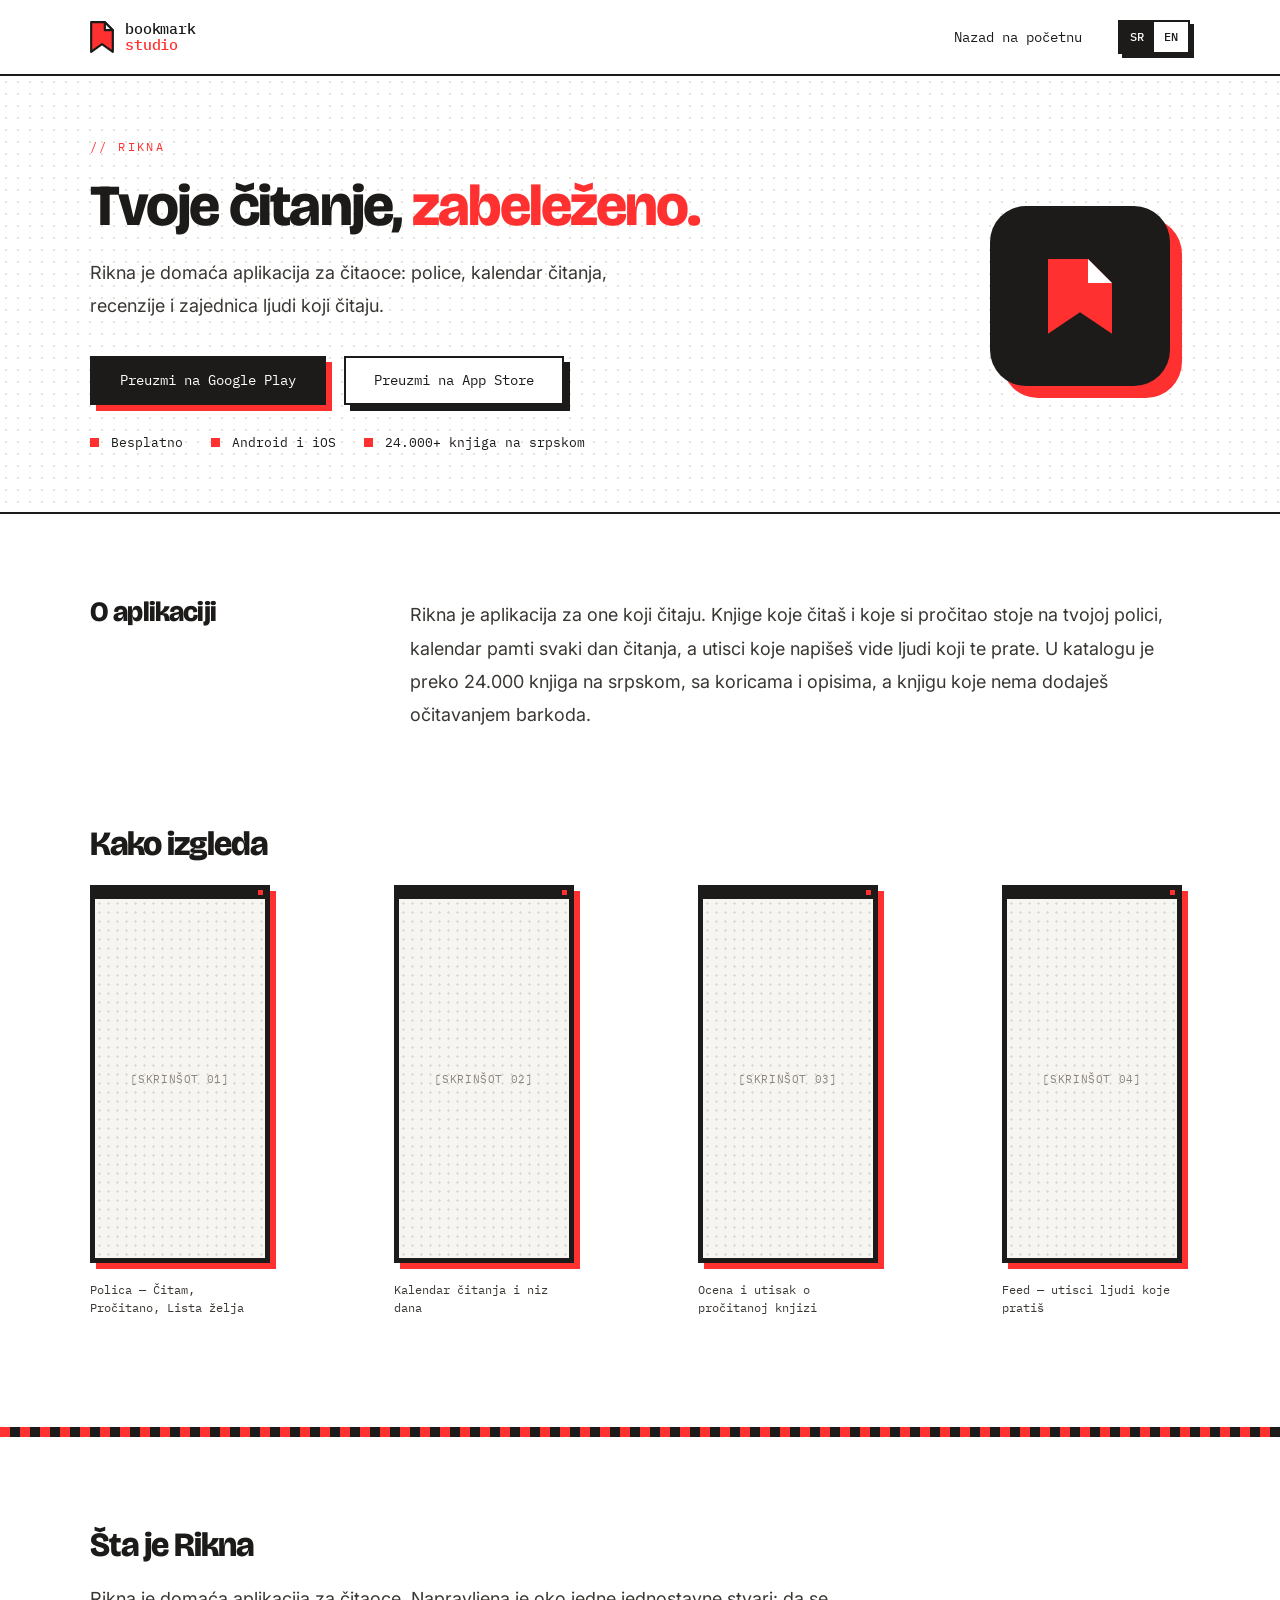
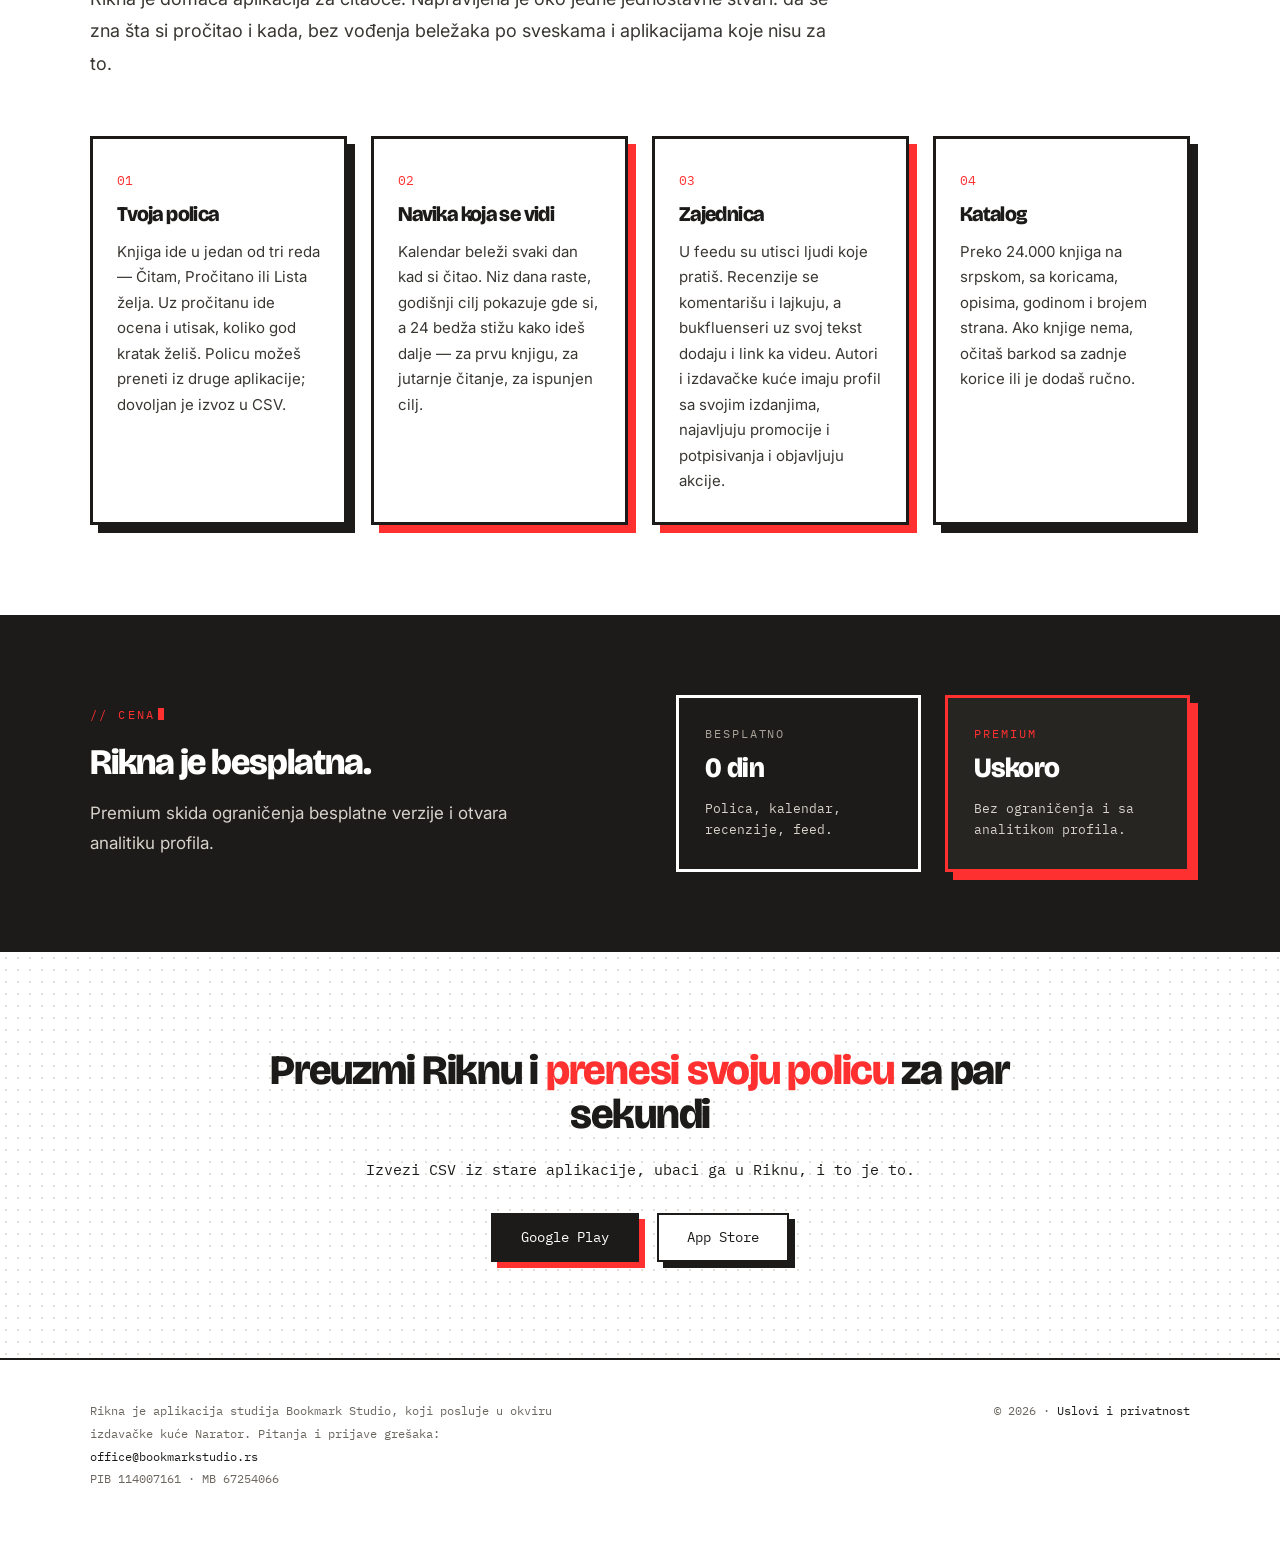
<file: rikna.html>
<!doctype html>
<html lang="sr">
<head>
  <meta charset="utf-8">
  <meta name="viewport" content="width=device-width,initial-scale=1">
  <meta name="description" content="Rikna - domaća aplikacija za čitaoce.">
  <title>Rikna - Bookmark Studio</title>
  <link rel="icon" href="assets/favicon.svg" type="image/svg+xml">
  <link rel="alternate" hreflang="sr" href="rikna.html">
  <link rel="alternate" hreflang="en" href="en/rikna.html">
  <!-- Pregled linka kad se deli (Viber, Facebook, WhatsApp...). Adrese ispod vode na bookmarkstudio.rs. -->
  <meta property="og:type" content="website">
  <meta property="og:site_name" content="Bookmark Studio">
  <meta property="og:locale" content="sr_RS">
  <meta property="og:title" content="Rikna - Tvoje čitanje, zabeleženo">
  <meta property="og:description" content="Domaća aplikacija za čitaoce: police, kalendar čitanja, recenzije i zajednica ljudi koji čitaju.">
  <meta property="og:url" content="https://bookmarkstudio.rs/rikna.html">
  <meta property="og:image" content="https://bookmarkstudio.rs/assets/og-rikna-sr.png">
  <meta property="og:image:width" content="1200">
  <meta property="og:image:height" content="630">
  <meta name="twitter:card" content="summary_large_image">
  <link rel="preconnect" href="https://fonts.googleapis.com">
  <link rel="preconnect" href="https://fonts.gstatic.com" crossorigin>
  <link rel="stylesheet" href="https://fonts.googleapis.com/css2?family=Bricolage+Grotesque:opsz,wght@12..96,600;12..96,800&family=IBM+Plex+Mono:wght@400;500&family=Inter:wght@400;600&display=swap">
  <link rel="stylesheet" href="styles.css">
  <script defer src="script.js"></script>
</head>
<body class="rikna-page">
  <header class="site-header" id="vrh">
    <a class="brand" href="index.html" aria-label="Bookmark Studio - početna">
      <svg class="brand-mark" viewBox="9 7 144 192" aria-hidden="true"><path d="M16 14h82l48 48v130l-65-46-65 46z" fill="#ff3030" stroke="#1c1b19" stroke-width="13" stroke-linejoin="round"/><path d="M98 14l48 48H98z" fill="#fff" stroke="#1c1b19" stroke-width="13" stroke-linejoin="round"/></svg>
      <span class="brand-name">bookmark<span>studio</span></span>
    </a>
    <nav class="main-nav main-nav-simple" aria-label="Glavna navigacija"><a href="index.html"><span class="hide-sm">Nazad na početnu</span><span class="show-sm">← Početna</span></a></nav>
    <div class="language" aria-label="Jezik"><span class="active" aria-current="true">SR</span><a href="en/rikna.html" hreflang="en" lang="en">EN</a></div>
  </header>
  <a class="page-bookmark" href="#vrh" aria-label="Nazad na vrh"><svg viewBox="0 0 40 74" aria-hidden="true"><path d="M4-6v74l16-12 16 12V-6" fill="#ff3030" stroke="#1c1b19" stroke-width="4" stroke-linejoin="round"/></svg></a>

  <main>
    <section class="app-hero dotted">
      <div>
        <p class="eyebrow">// Rikna</p>
        <h1>Tvoje čitanje, <span>zabeleženo.</span></h1>
        <p class="lead">Rikna je domaća aplikacija za čitaoce: police, kalendar čitanja, recenzije i zajednica ljudi koji čitaju.</p>
        <div class="actions"><a class="button button-dark" href="#preuzmi">Preuzmi na Google Play</a><a class="button button-light" href="#preuzmi">Preuzmi na App Store</a></div>
        <ul class="checks app-facts"><li>Besplatno</li><li>Android i iOS</li><li>24.000+ knjiga na srpskom</li></ul>
      </div>
      <div class="rikna-icon" aria-hidden="true"><svg viewBox="0 0 24 28"><path d="M0 0h15l9 9v19l-12-8-12 8z" fill="#ff3030"/><path d="M15 0l9 9h-9z" fill="#fff"/></svg></div>
    </section>

    <section class="app-intro section">
      <h2>O aplikaciji</h2>
      <p>Rikna je aplikacija za one koji čitaju. Knjige koje čitaš i koje si pročitao stoje na tvojoj polici, kalendar pamti svaki dan čitanja, a utisci koje napišeš vide ljudi koji te prate. U katalogu je preko 24.000 knjiga na srpskom, sa koricama i opisima, a knjigu koje nema dodaješ očitavanjem barkoda.</p>
    </section>

    <section class="screens">
      <div class="section-heading section-heading-plain"><h2>Kako izgleda</h2><span>povuci u stranu →</span></div>
      <!-- Pravi skrinšot: umesto <span>[SKRINŠOT 01]</span> stavi <img src="assets/screens/polica.png" alt="Polica"> -->
      <div class="phone-row" tabindex="0" aria-label="Ekrani aplikacije">
        <figure class="phone"><div class="phone-body"><div class="phone-screen"><span>[SKRINŠOT 01]</span></div></div><figcaption>Polica — Čitam, Pročitano, Lista želja</figcaption></figure>
        <figure class="phone"><div class="phone-body"><div class="phone-screen"><span>[SKRINŠOT 02]</span></div></div><figcaption>Kalendar čitanja i niz dana</figcaption></figure>
        <figure class="phone"><div class="phone-body"><div class="phone-screen"><span>[SKRINŠOT 03]</span></div></div><figcaption>Ocena i utisak o pročitanoj knjizi</figcaption></figure>
        <figure class="phone"><div class="phone-body"><div class="phone-screen"><span>[SKRINŠOT 04]</span></div></div><figcaption>Feed — utisci ljudi koje pratiš</figcaption></figure>
      </div>
    </section>

    <section class="features strip-top">
      <h2>Šta je Rikna</h2>
      <p class="features-lead">Rikna je domaća aplikacija za čitaoce. Napravljena je oko jedne jednostavne stvari: da se zna šta si pročitao i kada, bez vođenja beležaka po sveskama i aplikacijama koje nisu za to.</p>
      <div class="feature-grid">
        <article><span>01</span><h3>Tvoja polica</h3><p>Knjiga ide u jedan od tri reda — Čitam, Pročitano ili Lista želja. Uz pročitanu ide ocena i utisak, koliko god kratak želiš. Policu možeš preneti iz druge aplikacije; dovoljan je izvoz u CSV.</p></article>
        <article><span>02</span><h3>Navika koja se vidi</h3><p>Kalendar beleži svaki dan kad si čitao. Niz dana raste, godišnji cilj pokazuje gde si, a 24 bedža stižu kako ideš dalje — za prvu knjigu, za jutarnje čitanje, za ispunjen cilj.</p></article>
        <article><span>03</span><h3>Zajednica</h3><p>U feedu su utisci ljudi koje pratiš. Recenzije se komentarišu i lajkuju, a bukfluenseri uz svoj tekst dodaju i link ka videu. Autori i izdavačke kuće imaju profil sa svojim izdanjima, najavljuju promocije i potpisivanja i objavljuju akcije.</p></article>
        <article><span>04</span><h3>Katalog</h3><p>Preko 24.000 knjiga na srpskom, sa koricama, opisima, godinom i brojem strana. Ako knjige nema, očitaš barkod sa zadnje korice ili je dodaš ručno.</p></article>
      </div>
    </section>

    <section class="free-band">
      <div><p class="eyebrow">// Cena</p><h2>Rikna je besplatna.</h2><p>Premium skida ograničenja besplatne verzije i otvara analitiku profila.</p></div>
      <div class="price-card"><span>Besplatno</span><strong>0 din</strong><small>Polica, kalendar, recenzije, feed.</small></div>
      <div class="price-card accent"><span>Premium</span><strong>Uskoro</strong><small>Bez ograničenja i sa analitikom profila.</small></div>
    </section>

    <section id="preuzmi" class="download dotted">
      <h2>Preuzmi Riknu i <span>prenesi svoju policu</span> za par sekundi</h2>
      <p>Izvezi CSV iz stare aplikacije, ubaci ga u Riknu, i to je to.</p>
      <div class="actions"><a class="button button-dark" href="#">Google Play</a><a class="button button-light" href="#">App Store</a></div>
    </section>
  </main>
  <footer><p>Rikna je aplikacija studija Bookmark Studio, koji posluje u okviru izdavačke kuće Narator. Pitanja i prijave grešaka: <a href="mailto:office@bookmarkstudio.rs">office@bookmarkstudio.rs</a><br>PIB 114007161 · MB 67254066</p><p>© <span data-year></span> · <a href="privatnost.html">Uslovi i privatnost</a></p></footer>
</body>
</html>
</file>
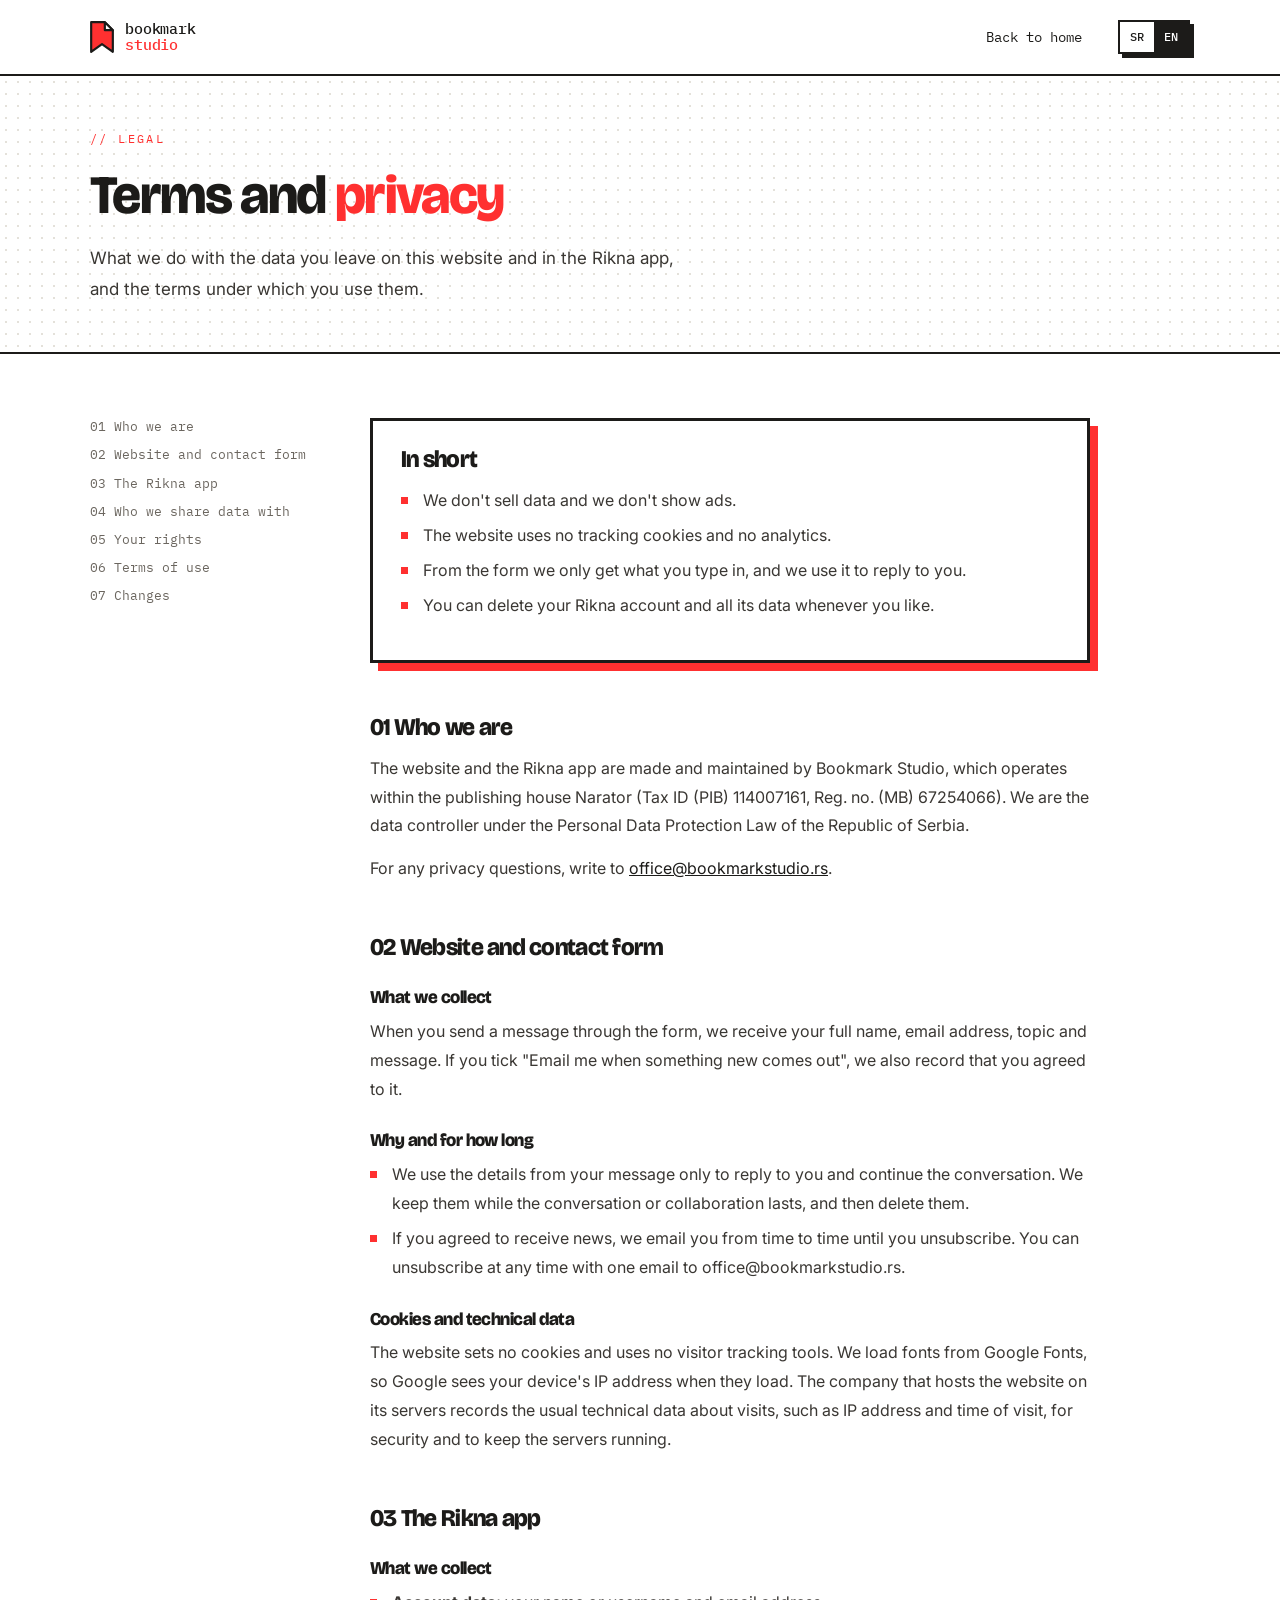
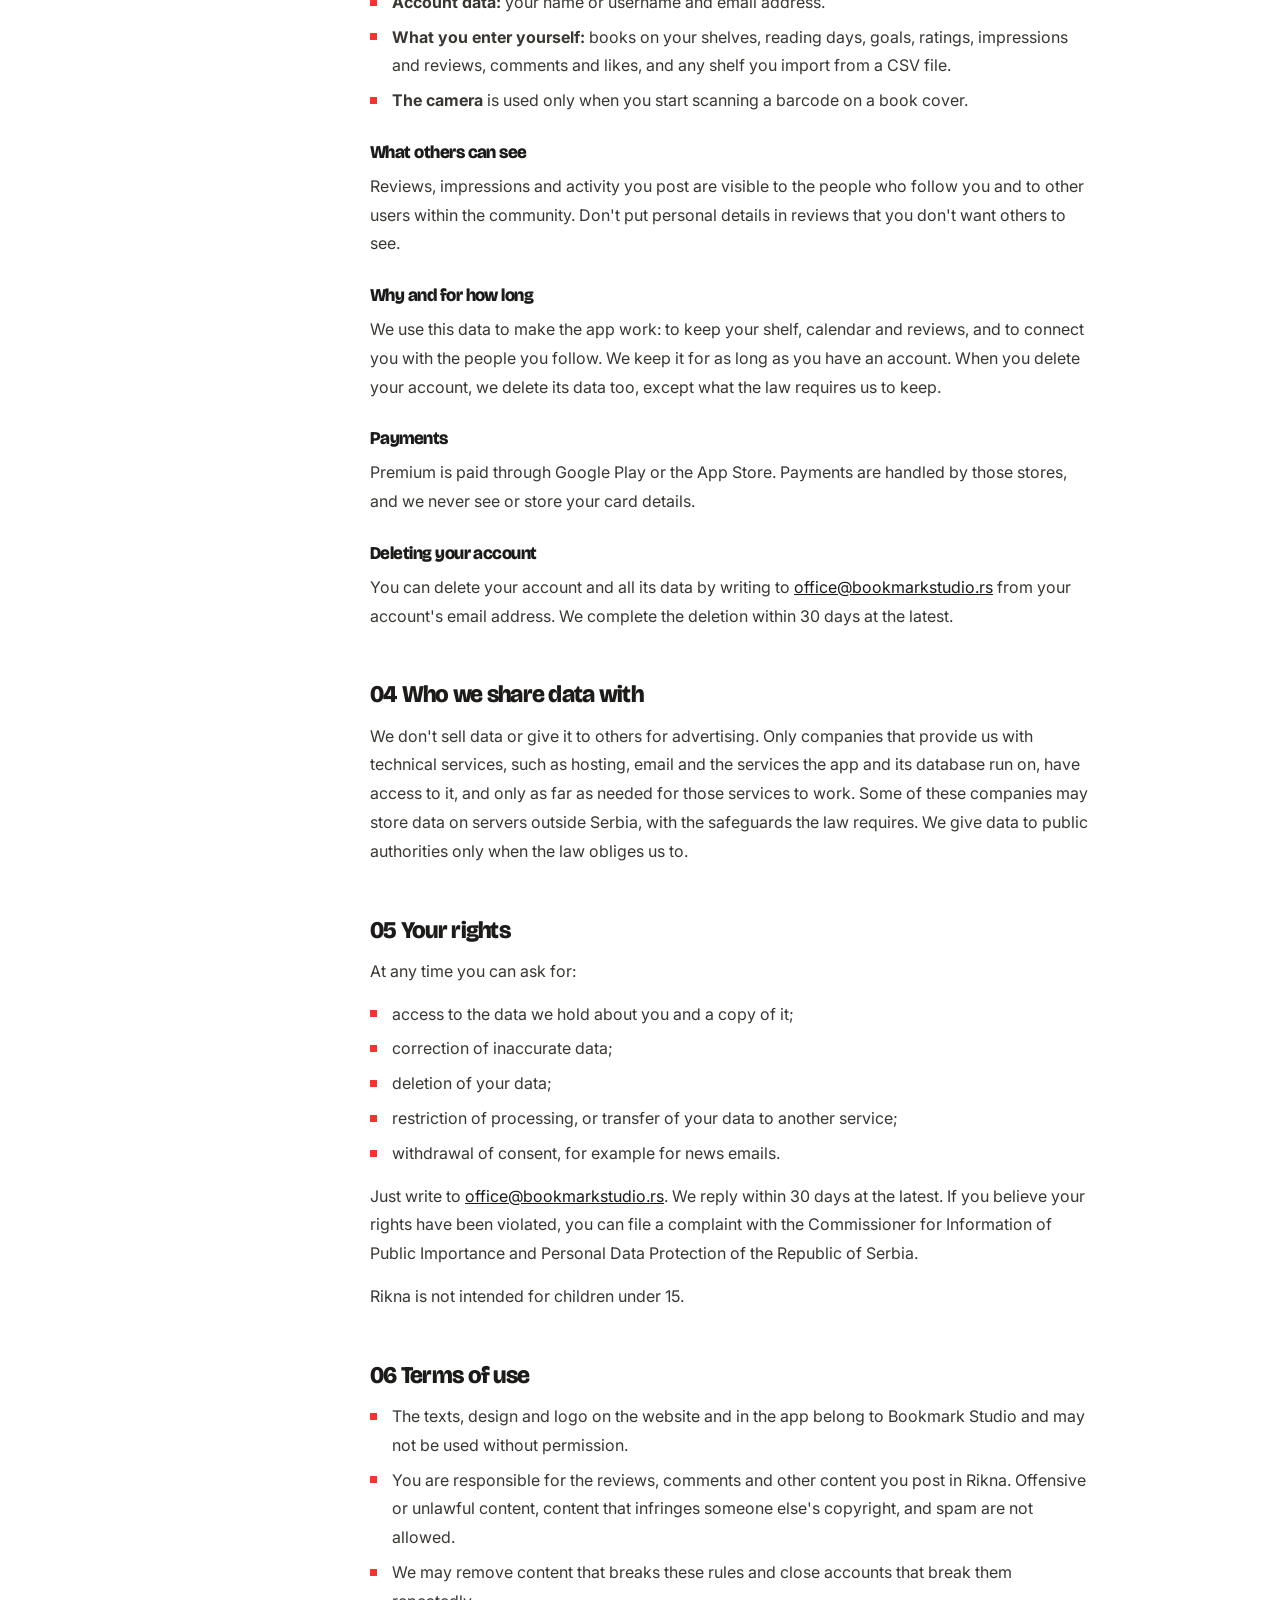
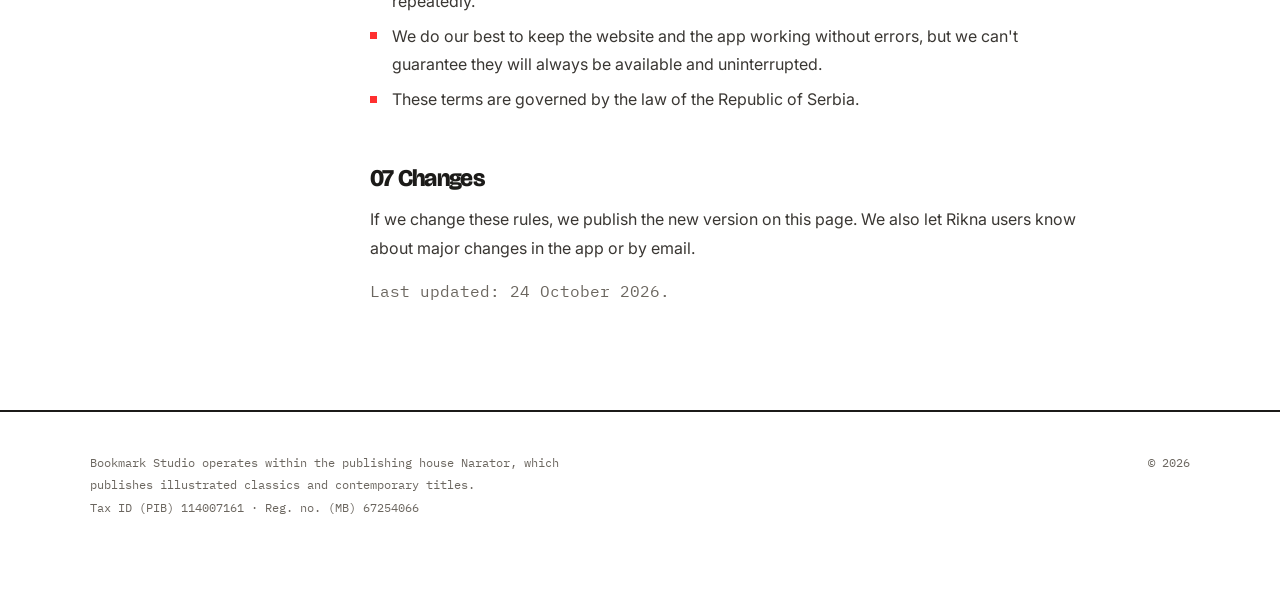
<file: en/privacy.html>
<!doctype html>
<html lang="en">
<head>
  <meta charset="utf-8">
  <meta name="viewport" content="width=device-width,initial-scale=1">
  <meta name="description" content="Terms of use and privacy policy for the Bookmark Studio website and the Rikna app.">
  <title>Terms and privacy - Bookmark Studio</title>
  <link rel="icon" href="../assets/favicon.svg" type="image/svg+xml">
  <link rel="alternate" hreflang="sr" href="../privatnost.html">
  <link rel="alternate" hreflang="en" href="privacy.html">
  <link rel="preconnect" href="https://fonts.googleapis.com">
  <link rel="preconnect" href="https://fonts.gstatic.com" crossorigin>
  <link rel="stylesheet" href="https://fonts.googleapis.com/css2?family=Bricolage+Grotesque:opsz,wght@12..96,600;12..96,800&family=IBM+Plex+Mono:wght@400;500&family=Inter:wght@400;600&display=swap">
  <link rel="stylesheet" href="../styles.css?v=20261117c">
  <script defer src="../script.js"></script>
</head>
<body>
  <header class="site-header" id="top">
    <a class="brand" href="index.html" aria-label="Bookmark Studio - home">
      <svg class="brand-mark" viewBox="9 7 144 192" aria-hidden="true"><path d="M16 14h82l48 48v130l-65-46-65 46z" fill="#ff3030" stroke="#1c1b19" stroke-width="13" stroke-linejoin="round"/><path d="M98 14l48 48H98z" fill="#fff" stroke="#1c1b19" stroke-width="13" stroke-linejoin="round"/></svg>
      <span class="brand-name">bookmark<span>studio</span></span>
    </a>
    <nav class="main-nav main-nav-simple" aria-label="Main navigation"><a href="index.html"><span class="hide-sm">Back to home</span><span class="show-sm">← Home</span></a></nav>
    <div class="language" aria-label="Language"><a href="../privatnost.html" hreflang="sr" lang="sr">SR</a><span class="active" aria-current="true">EN</span></div>
  </header>
  <a class="page-bookmark" href="#top" aria-label="Back to top"><svg viewBox="0 0 40 74" aria-hidden="true"><path d="M4-6v74l16-12 16 12V-6" fill="#ff3030" stroke="#1c1b19" stroke-width="4" stroke-linejoin="round"/></svg></a>

  <main>
    <section class="legal-hero dotted">
      <p class="eyebrow">// Legal</p>
      <h1>Terms and <span>privacy</span></h1>
      <p class="lead">What we do with the data you leave on this website and in the Rikna app, and the terms under which you use them.</p>
    </section>

    <div class="legal">
      <nav class="legal-toc" aria-label="Contents">
        <ol>
          <li><a href="#who-we-are">01 Who we are</a></li>
          <li><a href="#website">02 Website and contact form</a></li>
          <li><a href="#rikna">03 The Rikna app</a></li>
          <li><a href="#sharing">04 Who we share data with</a></li>
          <li><a href="#rights">05 Your rights</a></li>
          <li><a href="#terms">06 Terms of use</a></li>
          <li><a href="#changes">07 Changes</a></li>
        </ol>
      </nav>

      <article class="legal-body">
        <div class="legal-summary">
          <h2>In short</h2>
          <ul>
            <li>We don't sell data and we don't show ads.</li>
            <li>The website uses no tracking cookies and no analytics.</li>
            <li>From the form we only get what you type in, and we use it to reply to you.</li>
            <li>You can delete your Rikna account and all its data whenever you like.</li>
          </ul>
        </div>

        <h2 id="who-we-are">01 Who we are</h2>
        <p>The website and the Rikna app are made and maintained by Bookmark Studio, which operates within the publishing house Narator (Tax ID (PIB) 114007161, Reg. no. (MB) 67254066). We are the data controller under the Personal Data Protection Law of the Republic of Serbia.</p>
        <p>For any privacy questions, write to <a href="mailto:office@bookmarkstudio.rs">office@bookmarkstudio.rs</a>.</p>

        <h2 id="website">02 Website and contact form</h2>
        <h3>What we collect</h3>
        <p>When you send a message through the form, we receive your full name, email address, topic and message. If you tick "Email me when something new comes out", we also record that you agreed to it.</p>
        <h3>Why and for how long</h3>
        <ul>
          <li>We use the details from your message only to reply to you and continue the conversation. We keep them while the conversation or collaboration lasts, and then delete them.</li>
          <li>If you agreed to receive news, we email you from time to time until you unsubscribe. You can unsubscribe at any time with one email to office@bookmarkstudio.rs.</li>
        </ul>
        <h3>Cookies and technical data</h3>
        <p>The website sets no cookies and uses no visitor tracking tools. We load fonts from Google Fonts, so Google sees your device's IP address when they load. The company that hosts the website on its servers records the usual technical data about visits, such as IP address and time of visit, for security and to keep the servers running.</p>

        <h2 id="rikna">03 The Rikna app</h2>
        <h3>What we collect</h3>
        <ul>
          <li><strong>Account data:</strong> your name or username and email address.</li>
          <li><strong>What you enter yourself:</strong> books on your shelves, reading days, goals, ratings, impressions and reviews, comments and likes, and any shelf you import from a CSV file.</li>
          <li><strong>The camera</strong> is used only when you start scanning a barcode on a book cover.</li>
        </ul>
        <h3>What others can see</h3>
        <p>Reviews, impressions and activity you post are visible to the people who follow you and to other users within the community. Don't put personal details in reviews that you don't want others to see.</p>
        <h3>Why and for how long</h3>
        <p>We use this data to make the app work: to keep your shelf, calendar and reviews, and to connect you with the people you follow. We keep it for as long as you have an account. When you delete your account, we delete its data too, except what the law requires us to keep.</p>
        <h3>Payments</h3>
        <p>Premium is paid through Google Play or the App Store. Payments are handled by those stores, and we never see or store your card details.</p>
        <h3>Deleting your account</h3>
        <p>You can delete your account and all its data by writing to <a href="mailto:office@bookmarkstudio.rs">office@bookmarkstudio.rs</a> from your account's email address. We complete the deletion within 30 days at the latest.</p>

        <h2 id="sharing">04 Who we share data with</h2>
        <p>We don't sell data or give it to others for advertising. Only companies that provide us with technical services, such as hosting, email and the services the app and its database run on, have access to it, and only as far as needed for those services to work. Some of these companies may store data on servers outside Serbia, with the safeguards the law requires. We give data to public authorities only when the law obliges us to.</p>

        <h2 id="rights">05 Your rights</h2>
        <p>At any time you can ask for:</p>
        <ul>
          <li>access to the data we hold about you and a copy of it;</li>
          <li>correction of inaccurate data;</li>
          <li>deletion of your data;</li>
          <li>restriction of processing, or transfer of your data to another service;</li>
          <li>withdrawal of consent, for example for news emails.</li>
        </ul>
        <p>Just write to <a href="mailto:office@bookmarkstudio.rs">office@bookmarkstudio.rs</a>. We reply within 30 days at the latest. If you believe your rights have been violated, you can file a complaint with the Commissioner for Information of Public Importance and Personal Data Protection of the Republic of Serbia.</p>
        <p>Rikna is not intended for children under 15.</p>

        <h2 id="terms">06 Terms of use</h2>
        <ul>
          <li>The texts, design and logo on the website and in the app belong to Bookmark Studio and may not be used without permission.</li>
          <li>You are responsible for the reviews, comments and other content you post in Rikna. Offensive or unlawful content, content that infringes someone else's copyright, and spam are not allowed.</li>
          <li>We may remove content that breaks these rules and close accounts that break them repeatedly.</li>
          <li>We do our best to keep the website and the app working without errors, but we can't guarantee they will always be available and uninterrupted.</li>
          <li>These terms are governed by the law of the Republic of Serbia.</li>
        </ul>

        <h2 id="changes">07 Changes</h2>
        <p>If we change these rules, we publish the new version on this page. We also let Rikna users know about major changes in the app or by email.</p>
        <p class="legal-date">Last updated: 24 October 2026.</p>
      </article>
    </div>
  </main>
  <footer><p>Bookmark Studio operates within the publishing house Narator, which publishes illustrated classics and contemporary titles.<br>Tax ID (PIB) 114007161 · Reg. no. (MB) 67254066</p><p>© <span data-year></span></p></footer>
</body>
</html>
</file>
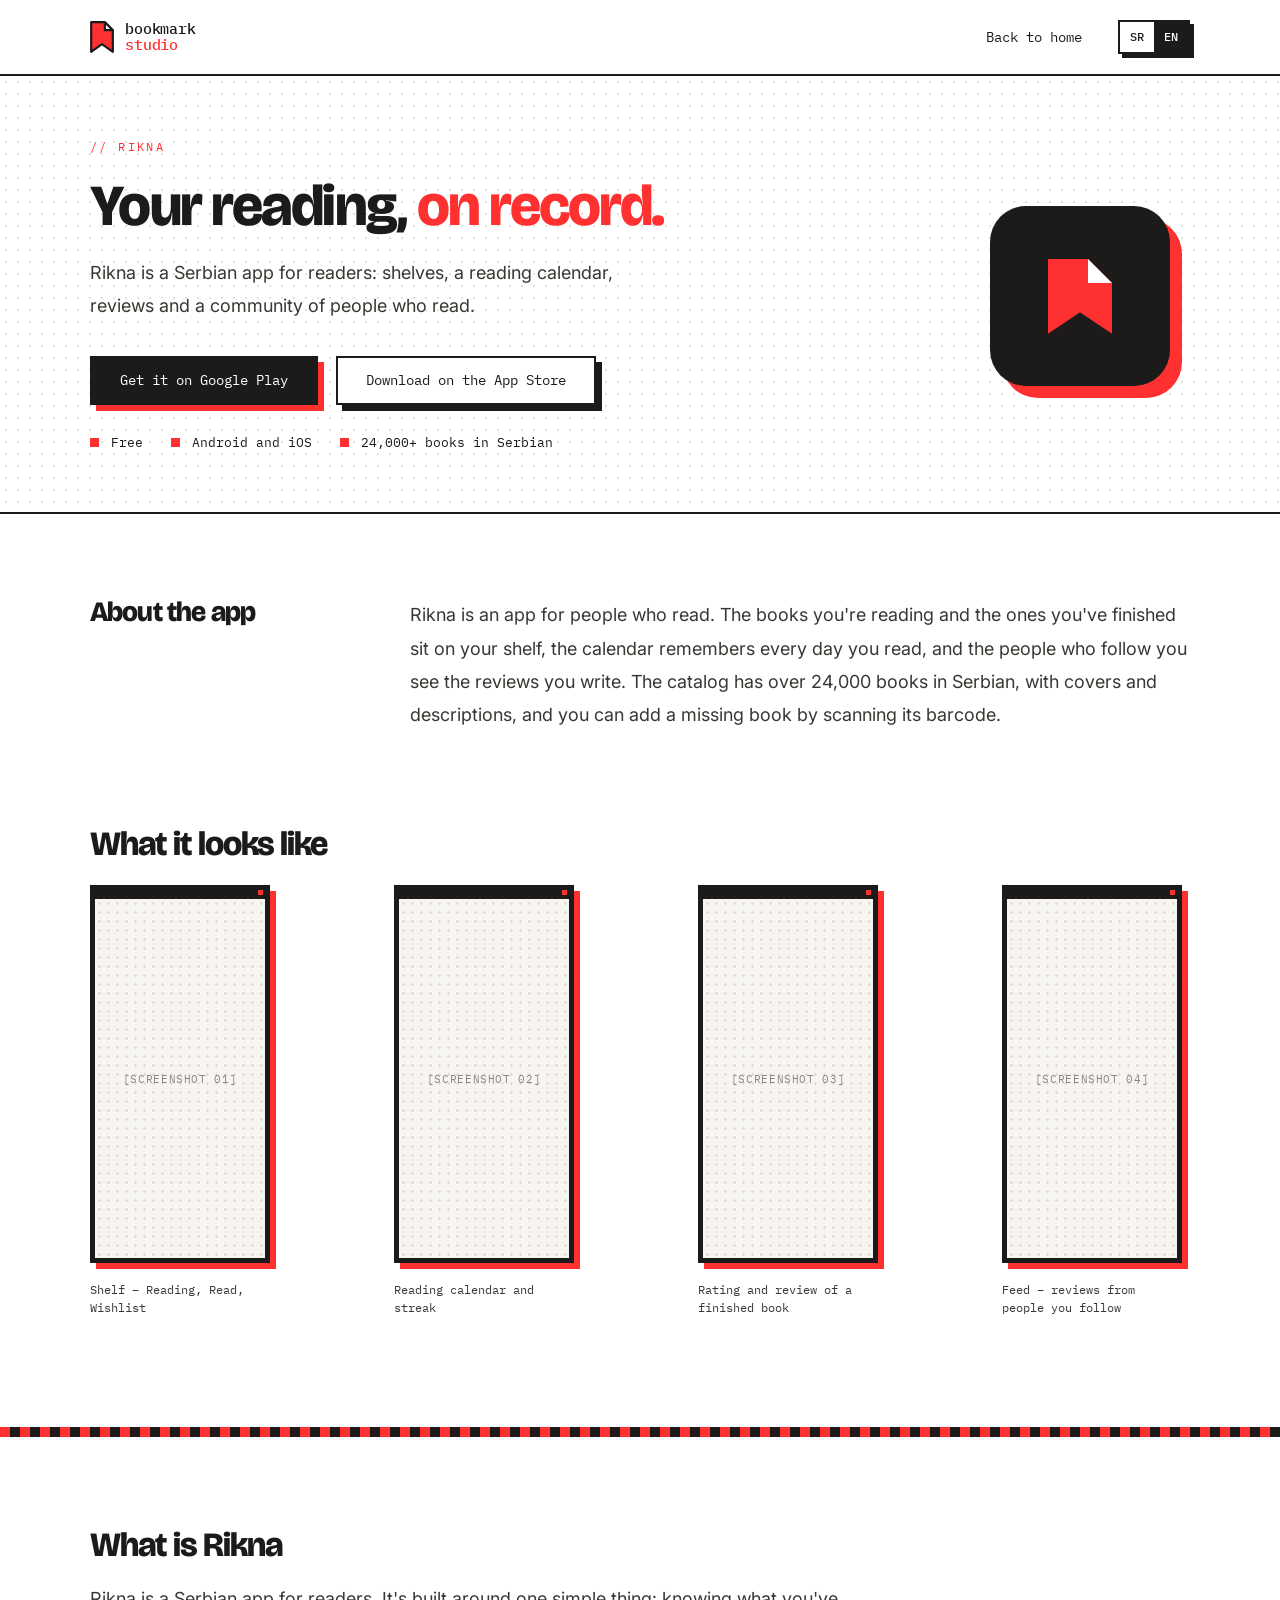
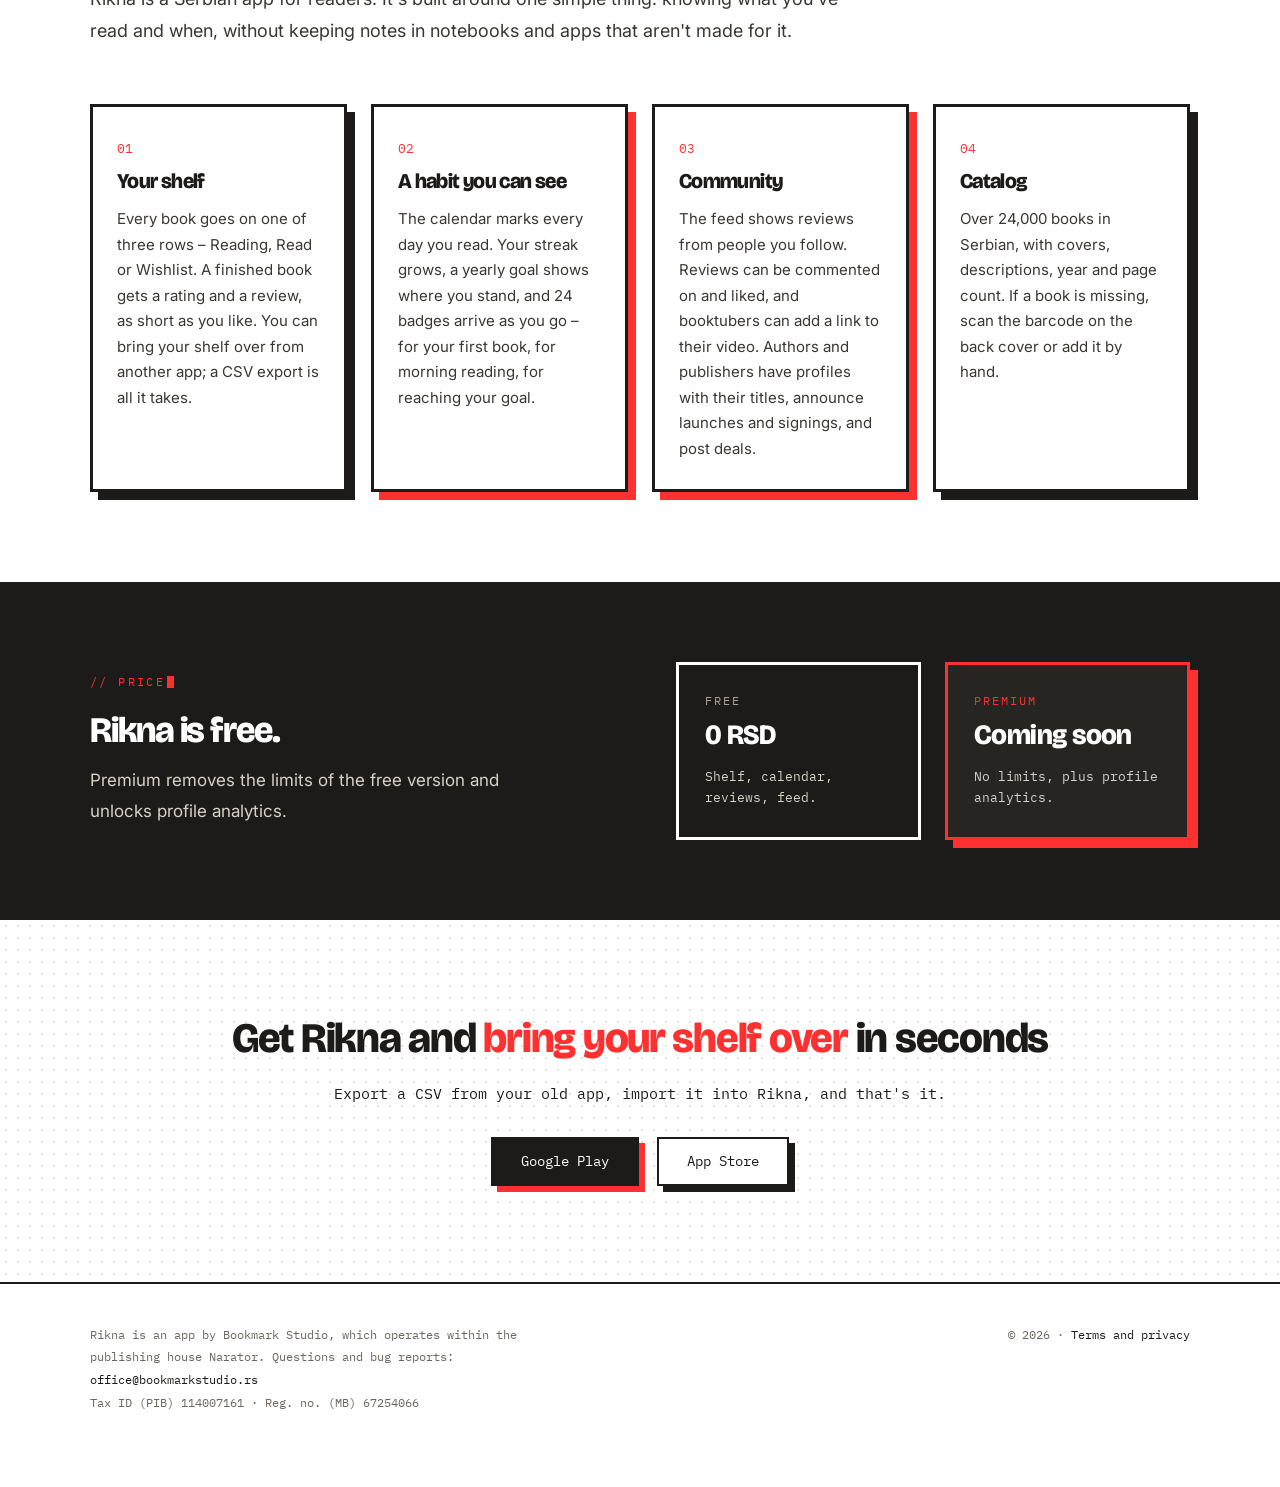
<file: en/rikna.html>
<!doctype html>
<html lang="en">
<head>
  <meta charset="utf-8">
  <meta name="viewport" content="width=device-width,initial-scale=1">
  <meta name="description" content="Rikna - a Serbian app for readers.">
  <title>Rikna - Bookmark Studio</title>
  <link rel="icon" href="../assets/favicon.svg" type="image/svg+xml">
  <link rel="alternate" hreflang="sr" href="../rikna/">
  <link rel="alternate" hreflang="en" href="rikna.html">
  <!-- Pregled linka kad se deli (Viber, Facebook, WhatsApp...). Adrese ispod vode na bookmarkstudio.rs. -->
  <meta property="og:type" content="website">
  <meta property="og:site_name" content="Bookmark Studio">
  <meta property="og:locale" content="en_US">
  <meta property="og:title" content="Rikna - Your reading, on record">
  <meta property="og:description" content="A Serbian app for readers: shelves, a reading calendar, reviews and a community of people who read.">
  <meta property="og:url" content="https://bookmarkstudio.rs/en/rikna.html">
  <meta property="og:image" content="https://bookmarkstudio.rs/assets/og-rikna-en.png">
  <meta property="og:image:width" content="1200">
  <meta property="og:image:height" content="630">
  <meta name="twitter:card" content="summary_large_image">
  <link rel="preconnect" href="https://fonts.googleapis.com">
  <link rel="preconnect" href="https://fonts.gstatic.com" crossorigin>
  <link rel="stylesheet" href="https://fonts.googleapis.com/css2?family=Bricolage+Grotesque:opsz,wght@12..96,600;12..96,800&family=IBM+Plex+Mono:wght@400;500&family=Inter:wght@400;600&display=swap">
  <link rel="stylesheet" href="../styles.css?v=20261117c">
  <script defer src="../script.js"></script>
</head>
<body class="rikna-page">
  <header class="site-header" id="top">
    <a class="brand" href="index.html" aria-label="Bookmark Studio - home">
      <svg class="brand-mark" viewBox="9 7 144 192" aria-hidden="true"><path d="M16 14h82l48 48v130l-65-46-65 46z" fill="#ff3030" stroke="#1c1b19" stroke-width="13" stroke-linejoin="round"/><path d="M98 14l48 48H98z" fill="#fff" stroke="#1c1b19" stroke-width="13" stroke-linejoin="round"/></svg>
      <span class="brand-name">bookmark<span>studio</span></span>
    </a>
    <nav class="main-nav main-nav-simple" aria-label="Main navigation"><a href="index.html"><span class="hide-sm">Back to home</span><span class="show-sm">← Home</span></a></nav>
    <div class="language" aria-label="Language"><a href="../rikna/" hreflang="sr" lang="sr">SR</a><span class="active" aria-current="true">EN</span></div>
  </header>
  <a class="page-bookmark" href="#top" aria-label="Back to top"><svg viewBox="0 0 40 74" aria-hidden="true"><path d="M4-6v74l16-12 16 12V-6" fill="#ff3030" stroke="#1c1b19" stroke-width="4" stroke-linejoin="round"/></svg></a>

  <main>
    <section class="app-hero dotted">
      <div>
        <p class="eyebrow">// Rikna</p>
        <h1>Your reading, <span>on record.</span></h1>
        <p class="lead">Rikna is a Serbian app for readers: shelves, a reading calendar, reviews and a community of people who read.</p>
        <div class="actions"><a class="button button-dark" href="#download">Get it on Google Play</a><a class="button button-light" href="#download">Download on the App Store</a></div>
        <ul class="checks app-facts"><li>Free</li><li>Android and iOS</li><li>24,000+ books in Serbian</li></ul>
      </div>
      <div class="rikna-icon" aria-hidden="true"><svg viewBox="0 0 24 28"><path d="M0 0h15l9 9v19l-12-8-12 8z" fill="#ff3030"/><path d="M15 0l9 9h-9z" fill="#fff"/></svg></div>
    </section>

    <section class="app-intro section">
      <h2>About the app</h2>
      <p>Rikna is an app for people who read. The books you're reading and the ones you've finished sit on your shelf, the calendar remembers every day you read, and the people who follow you see the reviews you write. The catalog has over 24,000 books in Serbian, with covers and descriptions, and you can add a missing book by scanning its barcode.</p>
    </section>

    <section class="screens">
      <div class="section-heading section-heading-plain"><h2>What it looks like</h2><span>swipe sideways →</span></div>
      <!-- Real screenshot: replace <span>[SCREENSHOT 01]</span> with <img src="../assets/screens/polica.png" alt="Shelf"> -->
      <div class="phone-row" tabindex="0" aria-label="App screens">
        <figure class="phone"><div class="phone-body"><div class="phone-screen"><span>[SCREENSHOT 01]</span></div></div><figcaption>Shelf – Reading, Read, Wishlist</figcaption></figure>
        <figure class="phone"><div class="phone-body"><div class="phone-screen"><span>[SCREENSHOT 02]</span></div></div><figcaption>Reading calendar and streak</figcaption></figure>
        <figure class="phone"><div class="phone-body"><div class="phone-screen"><span>[SCREENSHOT 03]</span></div></div><figcaption>Rating and review of a finished book</figcaption></figure>
        <figure class="phone"><div class="phone-body"><div class="phone-screen"><span>[SCREENSHOT 04]</span></div></div><figcaption>Feed – reviews from people you follow</figcaption></figure>
      </div>
    </section>

    <section class="features strip-top">
      <h2>What is Rikna</h2>
      <p class="features-lead">Rikna is a Serbian app for readers. It's built around one simple thing: knowing what you've read and when, without keeping notes in notebooks and apps that aren't made for it.</p>
      <div class="feature-grid">
        <article><span>01</span><h3>Your shelf</h3><p>Every book goes on one of three rows – Reading, Read or Wishlist. A finished book gets a rating and a review, as short as you like. You can bring your shelf over from another app; a CSV export is all it takes.</p></article>
        <article><span>02</span><h3>A habit you can see</h3><p>The calendar marks every day you read. Your streak grows, a yearly goal shows where you stand, and 24 badges arrive as you go – for your first book, for morning reading, for reaching your goal.</p></article>
        <article><span>03</span><h3>Community</h3><p>The feed shows reviews from people you follow. Reviews can be commented on and liked, and booktubers can add a link to their video. Authors and publishers have profiles with their titles, announce launches and signings, and post deals.</p></article>
        <article><span>04</span><h3>Catalog</h3><p>Over 24,000 books in Serbian, with covers, descriptions, year and page count. If a book is missing, scan the barcode on the back cover or add it by hand.</p></article>
      </div>
    </section>

    <section class="free-band">
      <div><p class="eyebrow">// Price</p><h2>Rikna is free.</h2><p>Premium removes the limits of the free version and unlocks profile analytics.</p></div>
      <div class="price-card"><span>Free</span><strong>0 RSD</strong><small>Shelf, calendar, reviews, feed.</small></div>
      <div class="price-card accent"><span>Premium</span><strong>Coming soon</strong><small>No limits, plus profile analytics.</small></div>
    </section>

    <section id="download" class="download dotted">
      <h2>Get Rikna and <span>bring your shelf over</span> in seconds</h2>
      <p>Export a CSV from your old app, import it into Rikna, and that's it.</p>
      <div class="actions"><a class="button button-dark" href="#">Google Play</a><a class="button button-light" href="#">App Store</a></div>
    </section>
  </main>
  <footer><p>Rikna is an app by Bookmark Studio, which operates within the publishing house Narator. Questions and bug reports: <a href="mailto:office@bookmarkstudio.rs">office@bookmarkstudio.rs</a><br>Tax ID (PIB) 114007161 · Reg. no. (MB) 67254066</p><p>© <span data-year></span> · <a href="privacy.html">Terms and privacy</a></p></footer>
</body>
</html>
</file>
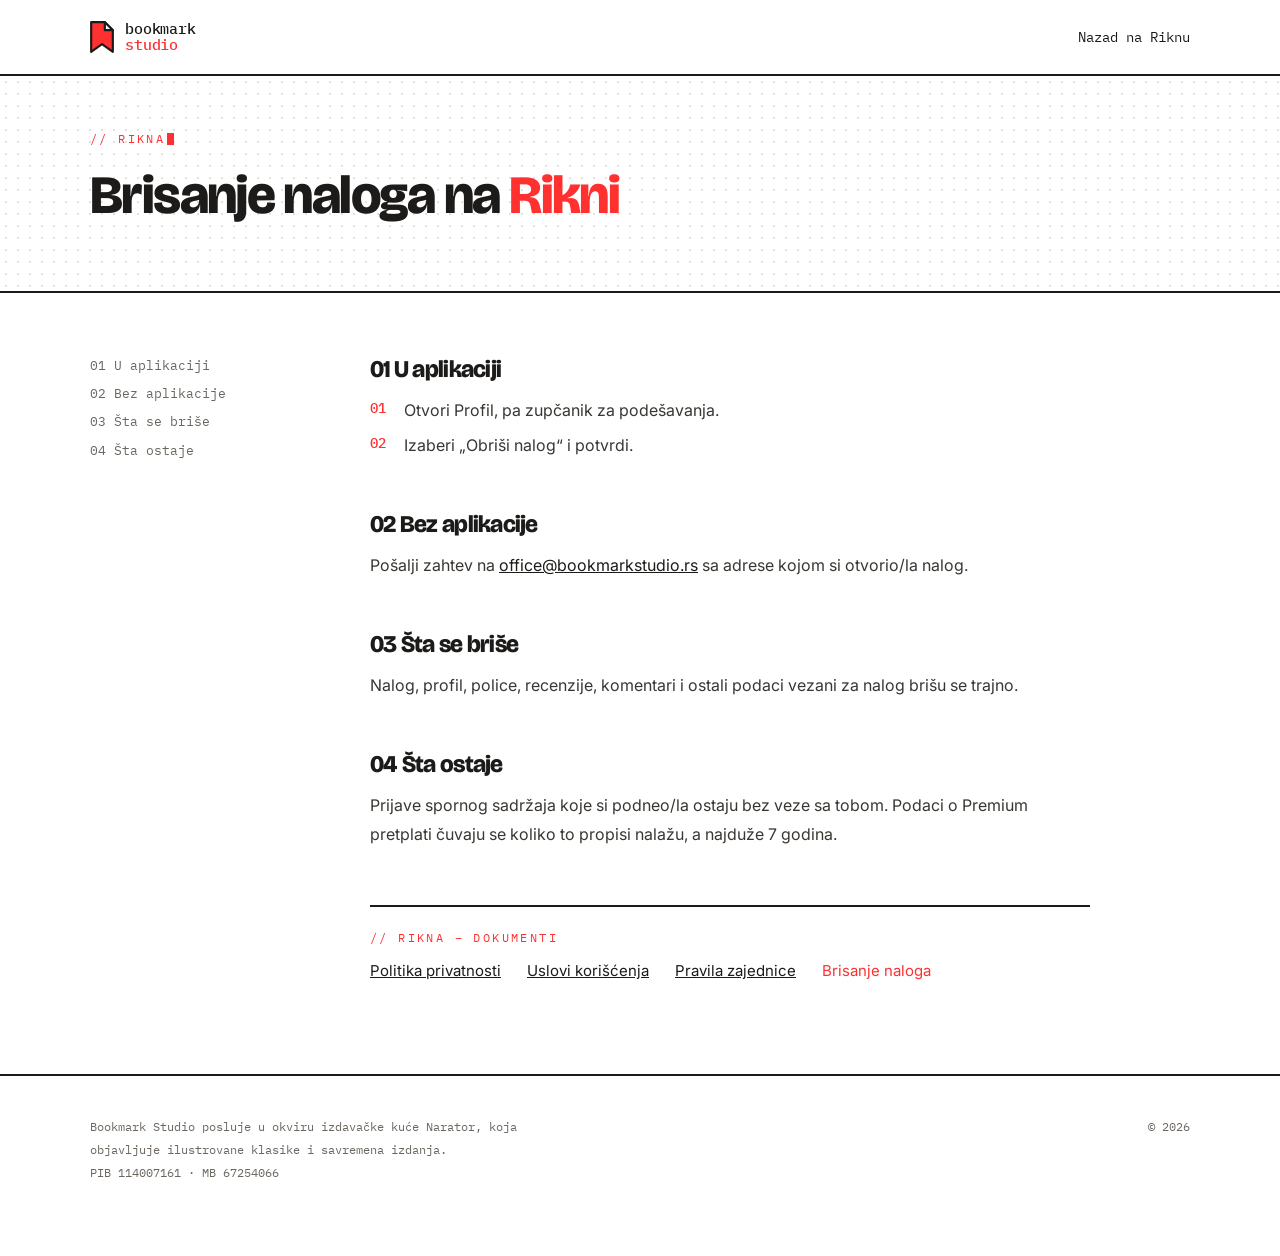
<file: rikna/brisanje-naloga.html>
<!doctype html>
<html lang="sr">
<head>
  <meta charset="utf-8">
  <meta name="viewport" content="width=device-width,initial-scale=1">
  <meta name="description" content="Kako da obrišeš nalog na Rikni, u aplikaciji ili bez nje, i šta se tada briše.">
  <title>Rikna: brisanje naloga – Bookmark Studio</title>
  <link rel="icon" href="../assets/favicon.svg" type="image/svg+xml">
  <link rel="preconnect" href="https://fonts.googleapis.com">
  <link rel="preconnect" href="https://fonts.gstatic.com" crossorigin>
  <link rel="stylesheet" href="https://fonts.googleapis.com/css2?family=Bricolage+Grotesque:opsz,wght@12..96,600;12..96,800&family=IBM+Plex+Mono:wght@400;500&family=Inter:wght@400;600&display=swap">
  <link rel="stylesheet" href="../styles.css?v=20261117c">
  <script defer src="../script.js"></script>
</head>
<body>
  <header class="site-header" id="vrh">
    <a class="brand" href="../index.html" aria-label="Bookmark Studio - početna">
      <svg class="brand-mark" viewBox="9 7 144 192" aria-hidden="true"><path d="M16 14h82l48 48v130l-65-46-65 46z" fill="#ff3030" stroke="#1c1b19" stroke-width="13" stroke-linejoin="round"/><path d="M98 14l48 48H98z" fill="#fff" stroke="#1c1b19" stroke-width="13" stroke-linejoin="round"/></svg>
      <span class="brand-name">bookmark<span>studio</span></span>
    </a>
    <nav class="main-nav main-nav-simple" aria-label="Glavna navigacija"><a href="./"><span class="hide-sm">Nazad na Riknu</span><span class="show-sm">← Rikna</span></a></nav>
  </header>
  <a class="page-bookmark" href="#vrh" aria-label="Nazad na vrh"><svg viewBox="0 0 40 74" aria-hidden="true"><path d="M4-6v74l16-12 16 12V-6" fill="#ff3030" stroke="#1c1b19" stroke-width="4" stroke-linejoin="round"/></svg></a>

  <main>
    <section class="legal-hero dotted">
      <p class="eyebrow">// Rikna</p>
      <h1>Brisanje naloga na <span>Rikni</span></h1>
    </section>

    <div class="legal">
      <nav class="legal-toc" aria-label="Sadržaj">
        <ol>
          <li><a href="#u-aplikaciji">01 U aplikaciji</a></li>
          <li><a href="#bez-aplikacije">02 Bez aplikacije</a></li>
          <li><a href="#sta-se-brise">03 Šta se briše</a></li>
          <li><a href="#sta-ostaje">04 Šta ostaje</a></li>
        </ol>
      </nav>

      <article class="legal-body">
        <h2 id="u-aplikaciji">01 U aplikaciji</h2>
        <ol>
          <li>Otvori Profil, pa zupčanik za podešavanja.</li>
          <li>Izaberi „Obriši nalog“ i potvrdi.</li>
        </ol>

        <h2 id="bez-aplikacije">02 Bez aplikacije</h2>
        <p>Pošalji zahtev na <a href="mailto:office@bookmarkstudio.rs">office@bookmarkstudio.rs</a> sa adrese kojom si otvorio/la nalog.</p>

        <h2 id="sta-se-brise">03 Šta se briše</h2>
        <p>Nalog, profil, police, recenzije, komentari i ostali podaci vezani za nalog brišu se trajno.</p>

        <h2 id="sta-ostaje">04 Šta ostaje</h2>
        <p>Prijave spornog sadržaja koje si podneo/la ostaju bez veze sa tobom. Podaci o Premium pretplati čuvaju se koliko to propisi nalažu, a najduže 7 godina.</p>
        <nav class="legal-docs" aria-label="Dokumenti Rikne">
          <p>// Rikna – dokumenti</p>
          <ul>
            <li><a href="privatnost.html">Politika privatnosti</a></li>
            <li><a href="uslovi.html">Uslovi korišćenja</a></li>
            <li><a href="pravila-zajednice.html">Pravila zajednice</a></li>
            <li><a href="brisanje-naloga.html" aria-current="page">Brisanje naloga</a></li>
          </ul>
        </nav>
      </article>
    </div>
  </main>
  <footer><p>Bookmark Studio posluje u okviru izdavačke kuće Narator, koja objavljuje ilustrovane klasike i savremena izdanja.<br>PIB 114007161 · MB 67254066</p><p>© <span data-year></span></p></footer>
</body>
</html>
</file>
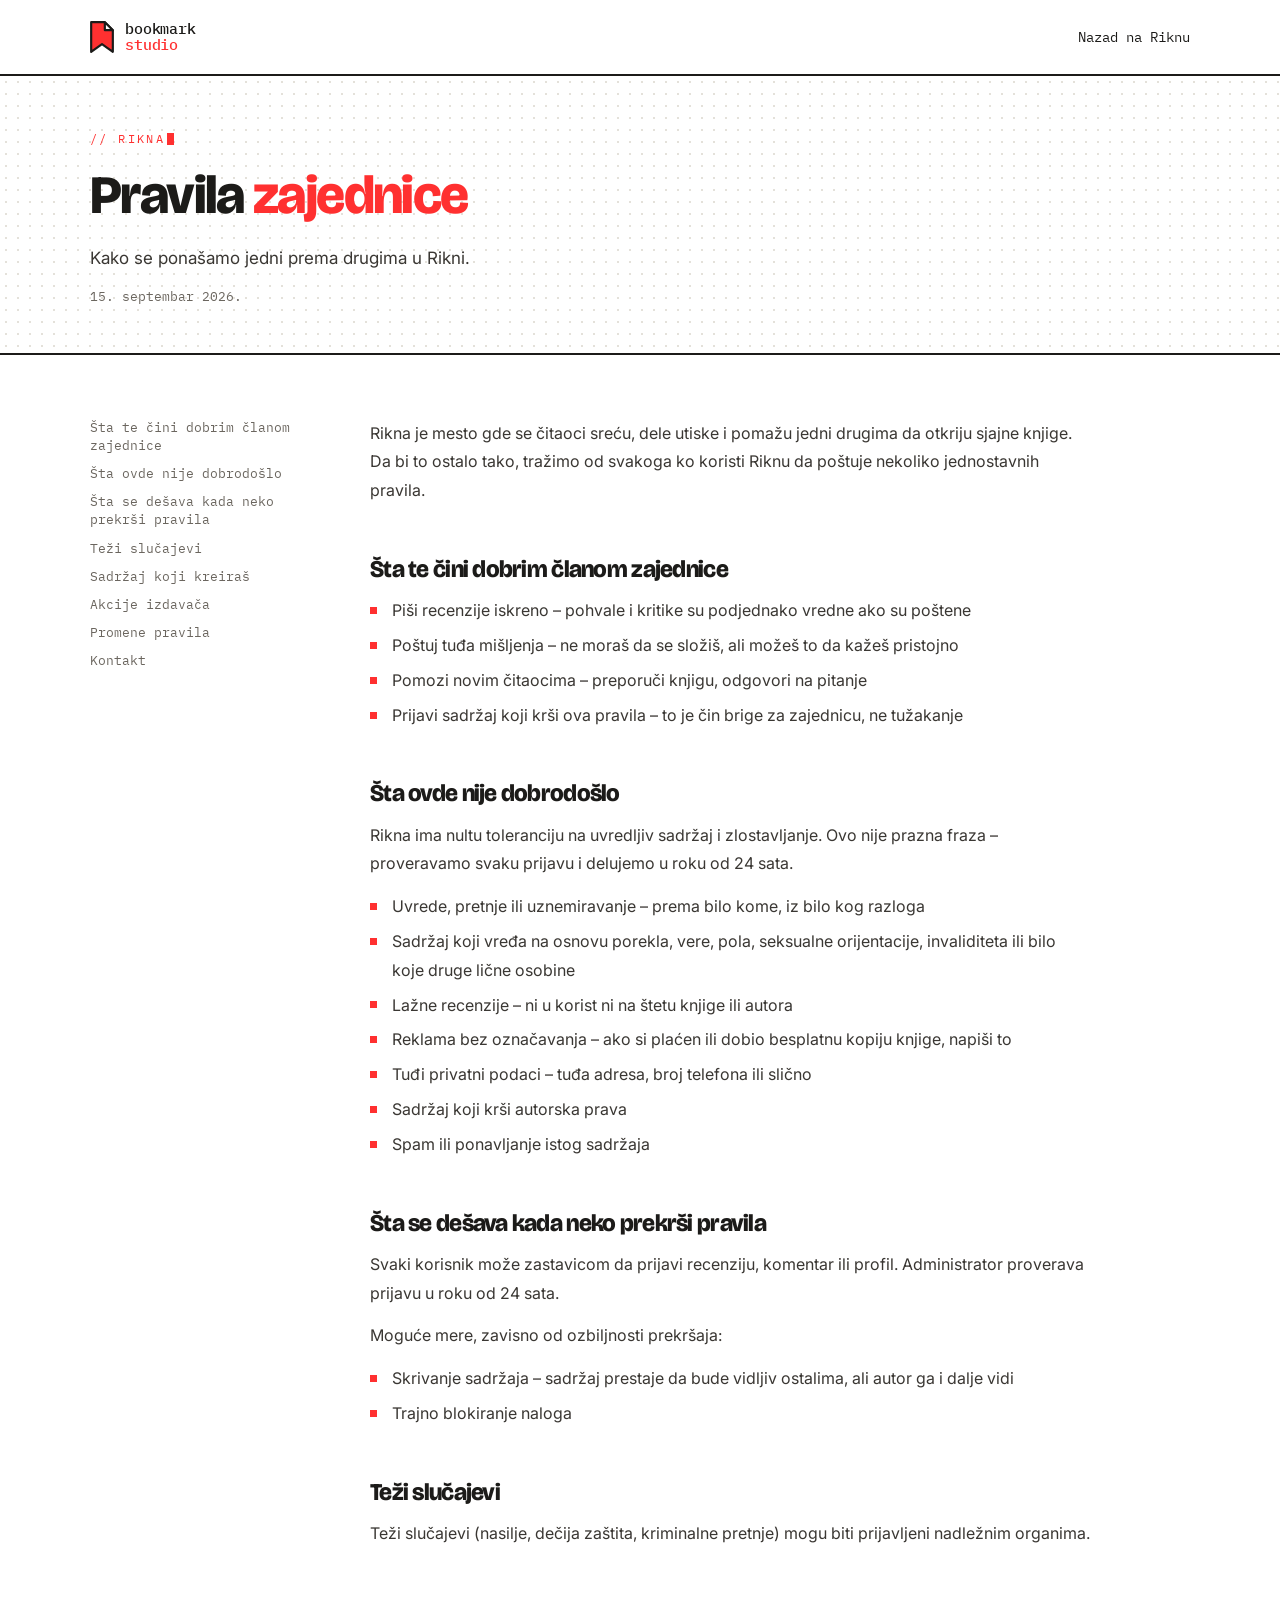
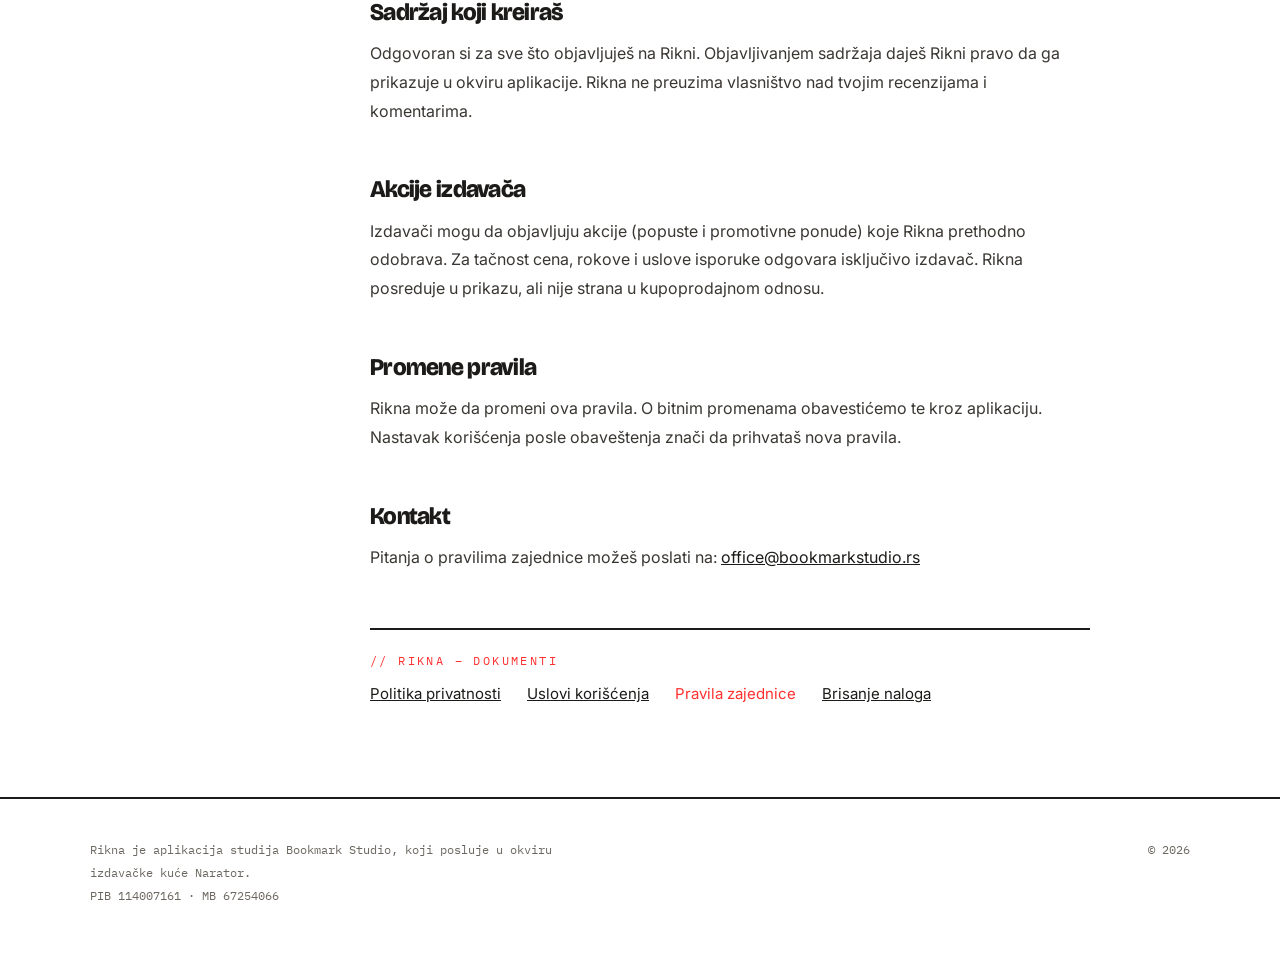
<file: rikna/pravila-zajednice.html>
<!doctype html>
<html lang="sr">
<head>
  <meta charset="utf-8">
  <meta name="viewport" content="width=device-width,initial-scale=1">
  <meta name="description" content="Pravila zajednice aplikacije Rikna. Kako se ponašamo jedni prema drugima u Rikni.">
  <title>Rikna: pravila zajednice – Bookmark Studio</title>
  <link rel="icon" href="../assets/favicon.svg" type="image/svg+xml">
  <link rel="preconnect" href="https://fonts.googleapis.com">
  <link rel="preconnect" href="https://fonts.gstatic.com" crossorigin>
  <link rel="stylesheet" href="https://fonts.googleapis.com/css2?family=Bricolage+Grotesque:opsz,wght@12..96,600;12..96,800&family=IBM+Plex+Mono:wght@400;500&family=Inter:wght@400;600&display=swap">
  <link rel="stylesheet" href="../styles.css?v=20261117c">
  <script defer src="../script.js"></script>
</head>
<body>
  <header class="site-header" id="vrh">
    <a class="brand" href="../index.html" aria-label="Bookmark Studio – početna">
      <svg class="brand-mark" viewBox="9 7 144 192" aria-hidden="true"><path d="M16 14h82l48 48v130l-65-46-65 46z" fill="#ff3030" stroke="#1c1b19" stroke-width="13" stroke-linejoin="round"/><path d="M98 14l48 48H98z" fill="#fff" stroke="#1c1b19" stroke-width="13" stroke-linejoin="round"/></svg>
      <span class="brand-name">bookmark<span>studio</span></span>
    </a>
    <nav class="main-nav main-nav-simple" aria-label="Glavna navigacija"><a href="./"><span class="hide-sm">Nazad na Riknu</span><span class="show-sm">← Rikna</span></a></nav>
  </header>
  <a class="page-bookmark" href="#vrh" aria-label="Nazad na vrh"><svg viewBox="0 0 40 74" aria-hidden="true"><path d="M4-6v74l16-12 16 12V-6" fill="#ff3030" stroke="#1c1b19" stroke-width="4" stroke-linejoin="round"/></svg></a>

  <main>
    <section class="legal-hero dotted">
      <p class="eyebrow">// Rikna</p>
      <h1>Pravila <span>zajednice</span></h1>
      <p class="lead">Kako se ponašamo jedni prema drugima u Rikni.</p>
      <p class="legal-date">15. septembar 2026.</p>
    </section>

    <div class="legal">
      <nav class="legal-toc" aria-label="Sadržaj">
        <ol>
          <li><a href="#sta-te-cini-dobrim-clanom-zajednice">Šta te čini dobrim članom zajednice</a></li>
          <li><a href="#sta-ovde-nije-dobrodoslo">Šta ovde nije dobrodošlo</a></li>
          <li><a href="#sta-se-desava-kada-neko-prekrsi-pravila">Šta se dešava kada neko prekrši pravila</a></li>
          <li><a href="#tezi-slucajevi">Teži slučajevi</a></li>
          <li><a href="#sadrzaj-koji-kreiras">Sadržaj koji kreiraš</a></li>
          <li><a href="#akcije-izdavaca">Akcije izdavača</a></li>
          <li><a href="#promene-pravila">Promene pravila</a></li>
          <li><a href="#kontakt">Kontakt</a></li>
        </ol>
      </nav>

      <article class="legal-body">
        <p>Rikna je mesto gde se čitaoci sreću, dele utiske i pomažu jedni drugima da otkriju sjajne knjige. Da bi to ostalo tako, tražimo od svakoga ko koristi Riknu da poštuje nekoliko jednostavnih pravila.</p>
        <h2 id="sta-te-cini-dobrim-clanom-zajednice">Šta te čini dobrim članom zajednice</h2>
        <ul><li>Piši recenzije iskreno – pohvale i kritike su podjednako vredne ako su poštene</li>
        <li>Poštuj tuđa mišljenja – ne moraš da se složiš, ali možeš to da kažeš pristojno</li>
        <li>Pomozi novim čitaocima – preporuči knjigu, odgovori na pitanje</li>
        <li>Prijavi sadržaj koji krši ova pravila – to je čin brige za zajednicu, ne tužakanje</li>
        </ul>
        <h2 id="sta-ovde-nije-dobrodoslo">Šta ovde nije dobrodošlo</h2>
        <p>Rikna ima nultu toleranciju na uvredljiv sadržaj i zlostavljanje. Ovo nije prazna fraza – proveravamo svaku prijavu i delujemo u roku od 24 sata.</p>
        <ul><li>Uvrede, pretnje ili uznemiravanje – prema bilo kome, iz bilo kog razloga</li>
        <li>Sadržaj koji vređa na osnovu porekla, vere, pola, seksualne orijentacije, invaliditeta ili bilo koje druge lične osobine</li>
        <li>Lažne recenzije – ni u korist ni na štetu knjige ili autora</li>
        <li>Reklama bez označavanja – ako si plaćen ili dobio besplatnu kopiju knjige, napiši to</li>
        <li>Tuđi privatni podaci – tuđa adresa, broj telefona ili slično</li>
        <li>Sadržaj koji krši autorska prava</li>
        <li>Spam ili ponavljanje istog sadržaja</li>
        </ul>
        <h2 id="sta-se-desava-kada-neko-prekrsi-pravila">Šta se dešava kada neko prekrši pravila</h2>
        <p>Svaki korisnik može zastavicom da prijavi recenziju, komentar ili profil. Administrator proverava prijavu u roku od 24 sata.</p>
        <p>Moguće mere, zavisno od ozbiljnosti prekršaja:</p>
        <ul><li>Skrivanje sadržaja – sadržaj prestaje da bude vidljiv ostalima, ali autor ga i dalje vidi</li>
        <li>Trajno blokiranje naloga</li>
        </ul>
        <h2 id="tezi-slucajevi">Teži slučajevi</h2>
        <p>Teži slučajevi (nasilje, dečija zaštita, kriminalne pretnje) mogu biti prijavljeni nadležnim organima.</p>
        <h2 id="sadrzaj-koji-kreiras">Sadržaj koji kreiraš</h2>
        <p>Odgovoran si za sve što objavljuješ na Rikni. Objavljivanjem sadržaja daješ Rikni pravo da ga prikazuje u okviru aplikacije. Rikna ne preuzima vlasništvo nad tvojim recenzijama i komentarima.</p>
        <h2 id="akcije-izdavaca">Akcije izdavača</h2>
        <p>Izdavači mogu da objavljuju akcije (popuste i promotivne ponude) koje Rikna prethodno odobrava. Za tačnost cena, rokove i uslove isporuke odgovara isključivo izdavač. Rikna posreduje u prikazu, ali nije strana u kupoprodajnom odnosu.</p>
        <h2 id="promene-pravila">Promene pravila</h2>
        <p>Rikna može da promeni ova pravila. O bitnim promenama obavestićemo te kroz aplikaciju. Nastavak korišćenja posle obaveštenja znači da prihvataš nova pravila.</p>
        <h2 id="kontakt">Kontakt</h2>
        <p>Pitanja o pravilima zajednice možeš poslati na: <a href="mailto:office@bookmarkstudio.rs">office@bookmarkstudio.rs</a></p>
        <nav class="legal-docs" aria-label="Dokumenti Rikne">
          <p>// Rikna – dokumenti</p>
          <ul>
            <li><a href="privatnost.html">Politika privatnosti</a></li>
            <li><a href="uslovi.html">Uslovi korišćenja</a></li>
            <li><a href="pravila-zajednice.html" aria-current="page">Pravila zajednice</a></li>
            <li><a href="brisanje-naloga.html">Brisanje naloga</a></li>
          </ul>
        </nav>
      </article>
    </div>
  </main>
  <footer><p>Rikna je aplikacija studija Bookmark Studio, koji posluje u okviru izdavačke kuće Narator.<br>PIB 114007161 · MB 67254066</p><p>© <span data-year></span></p></footer>
</body>
</html>
</file>
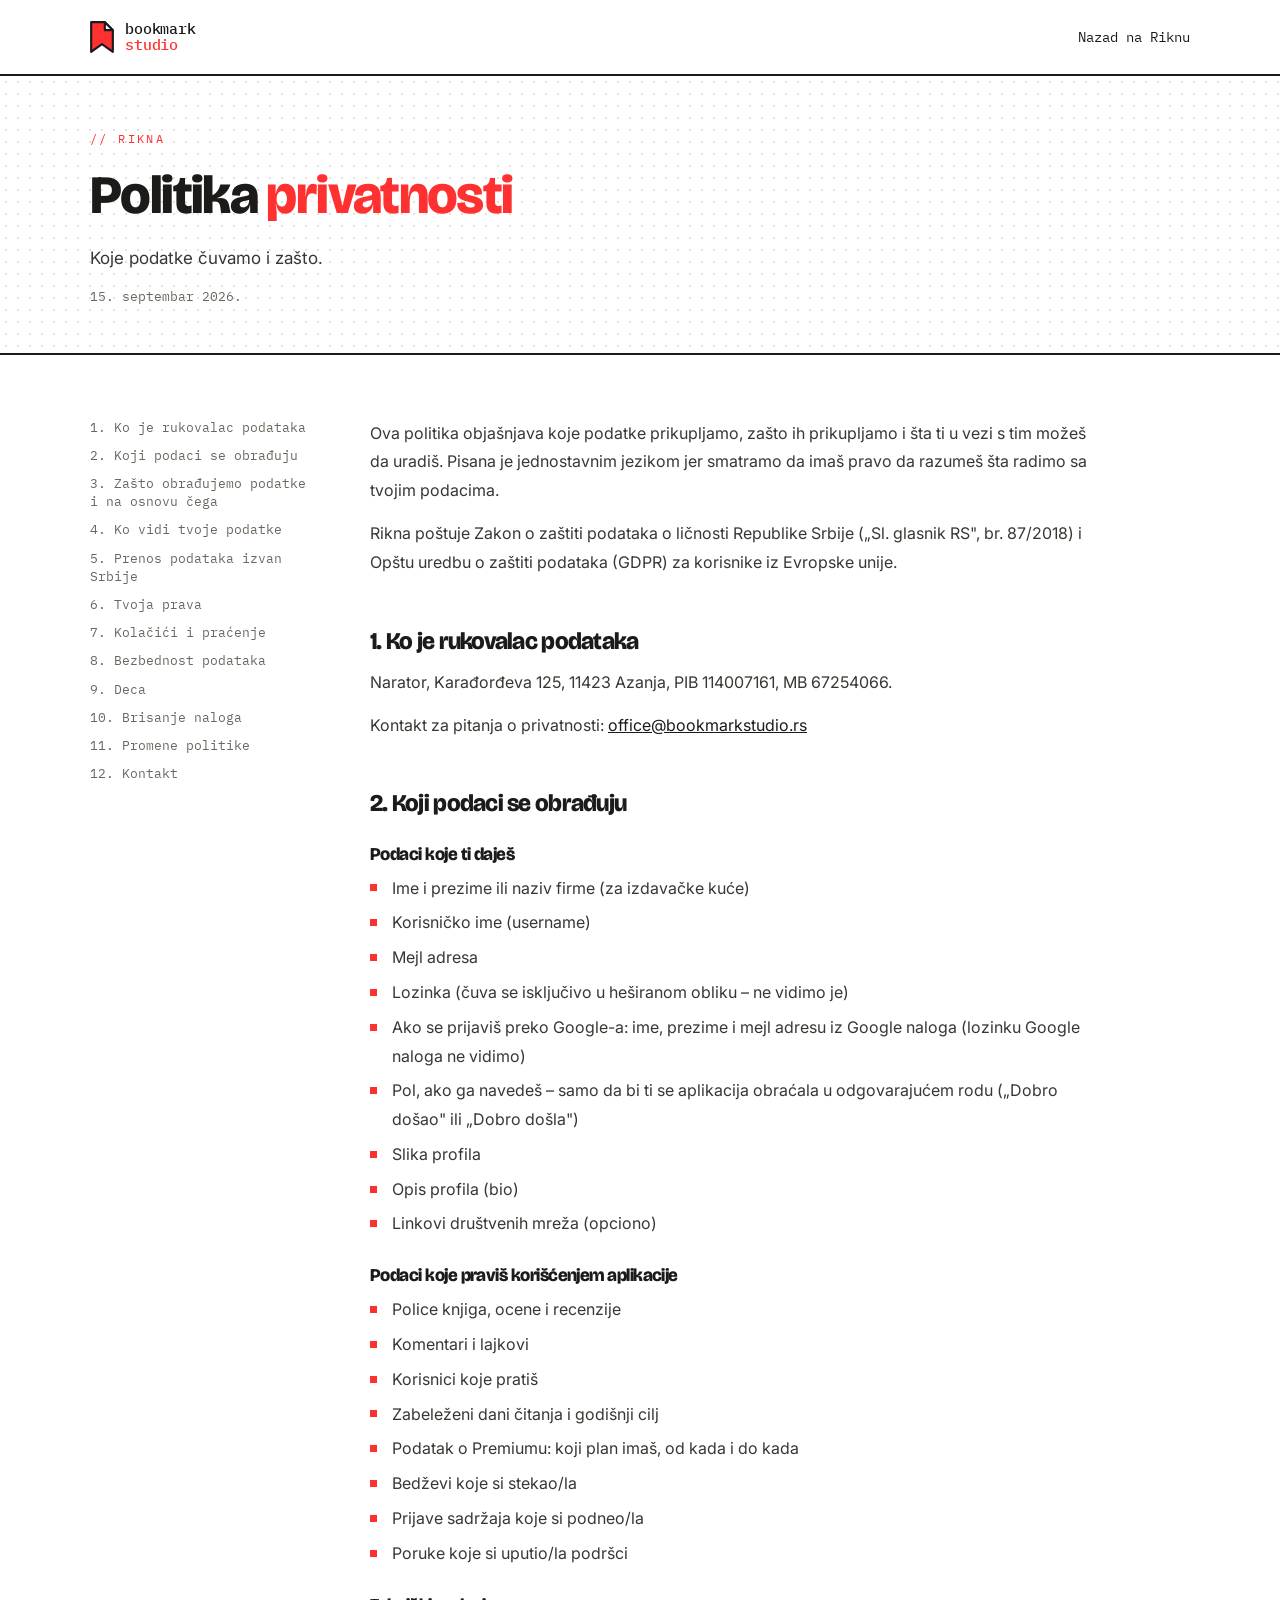
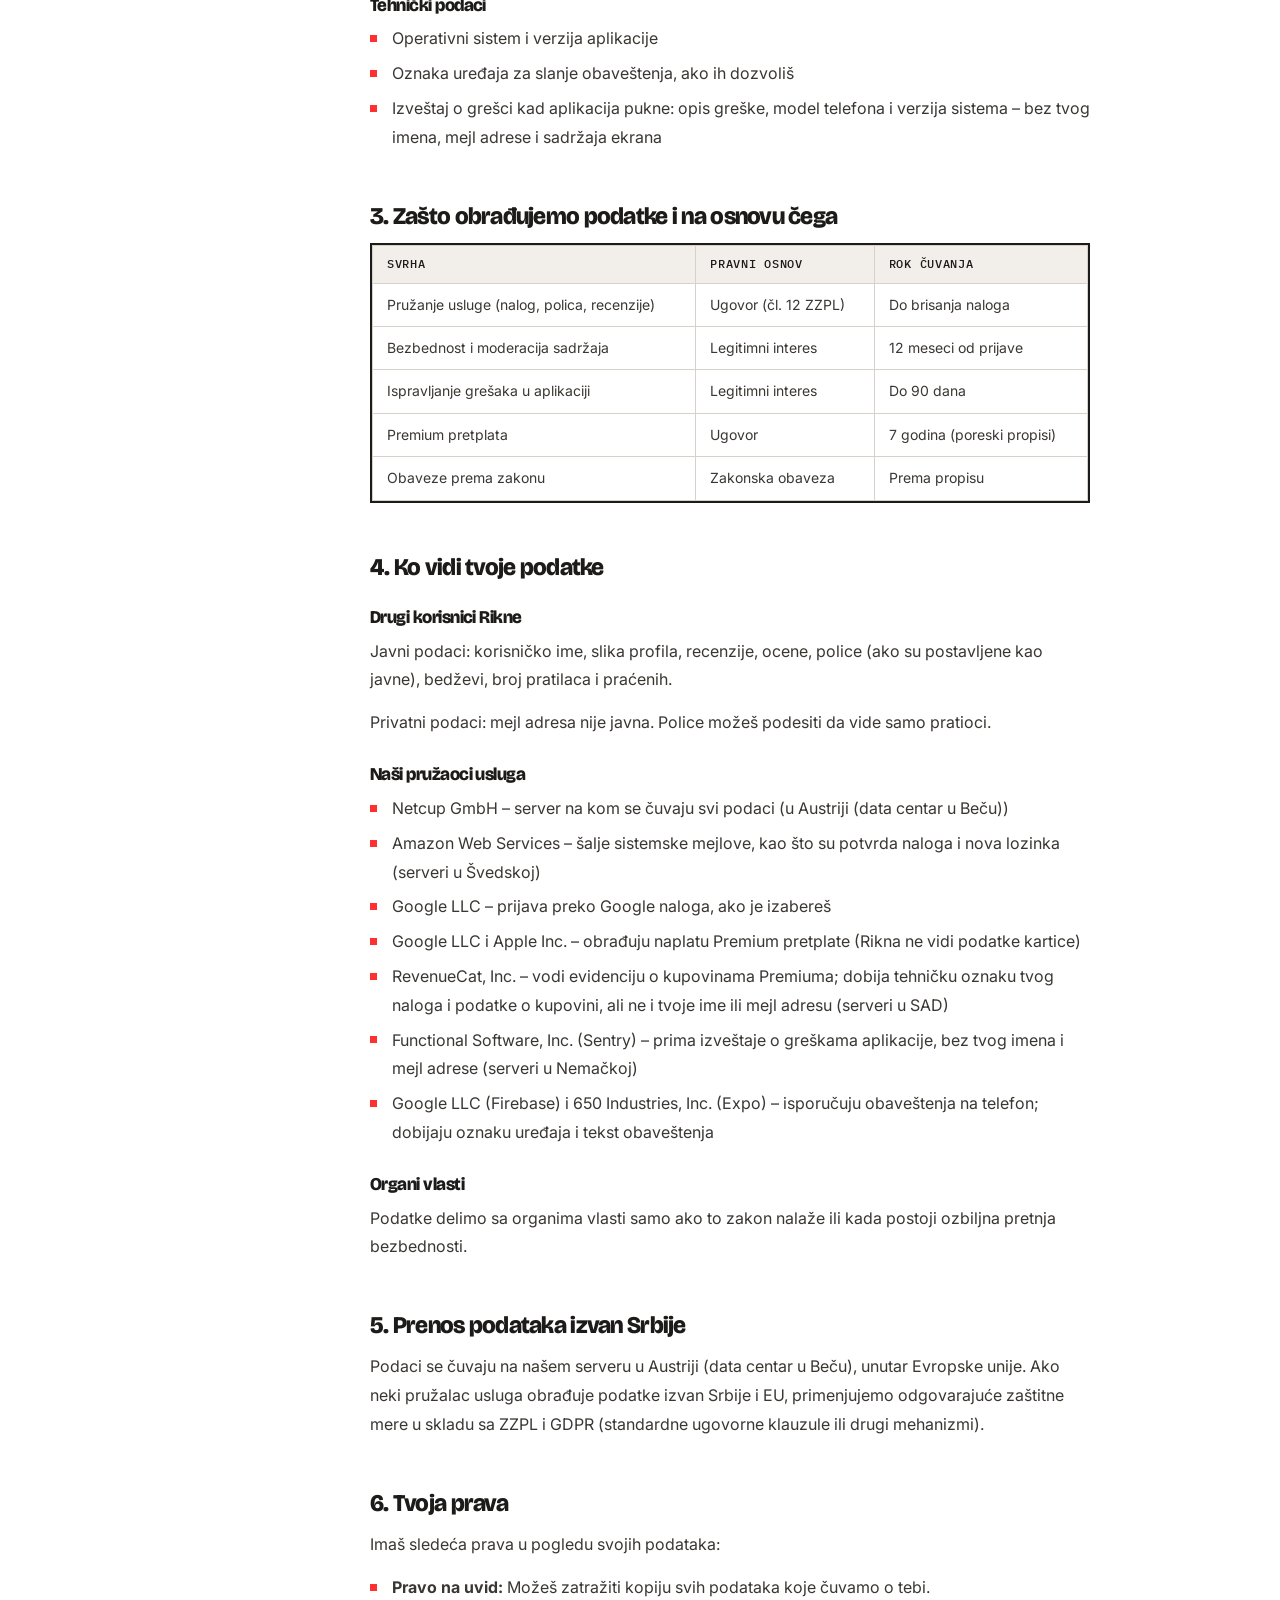
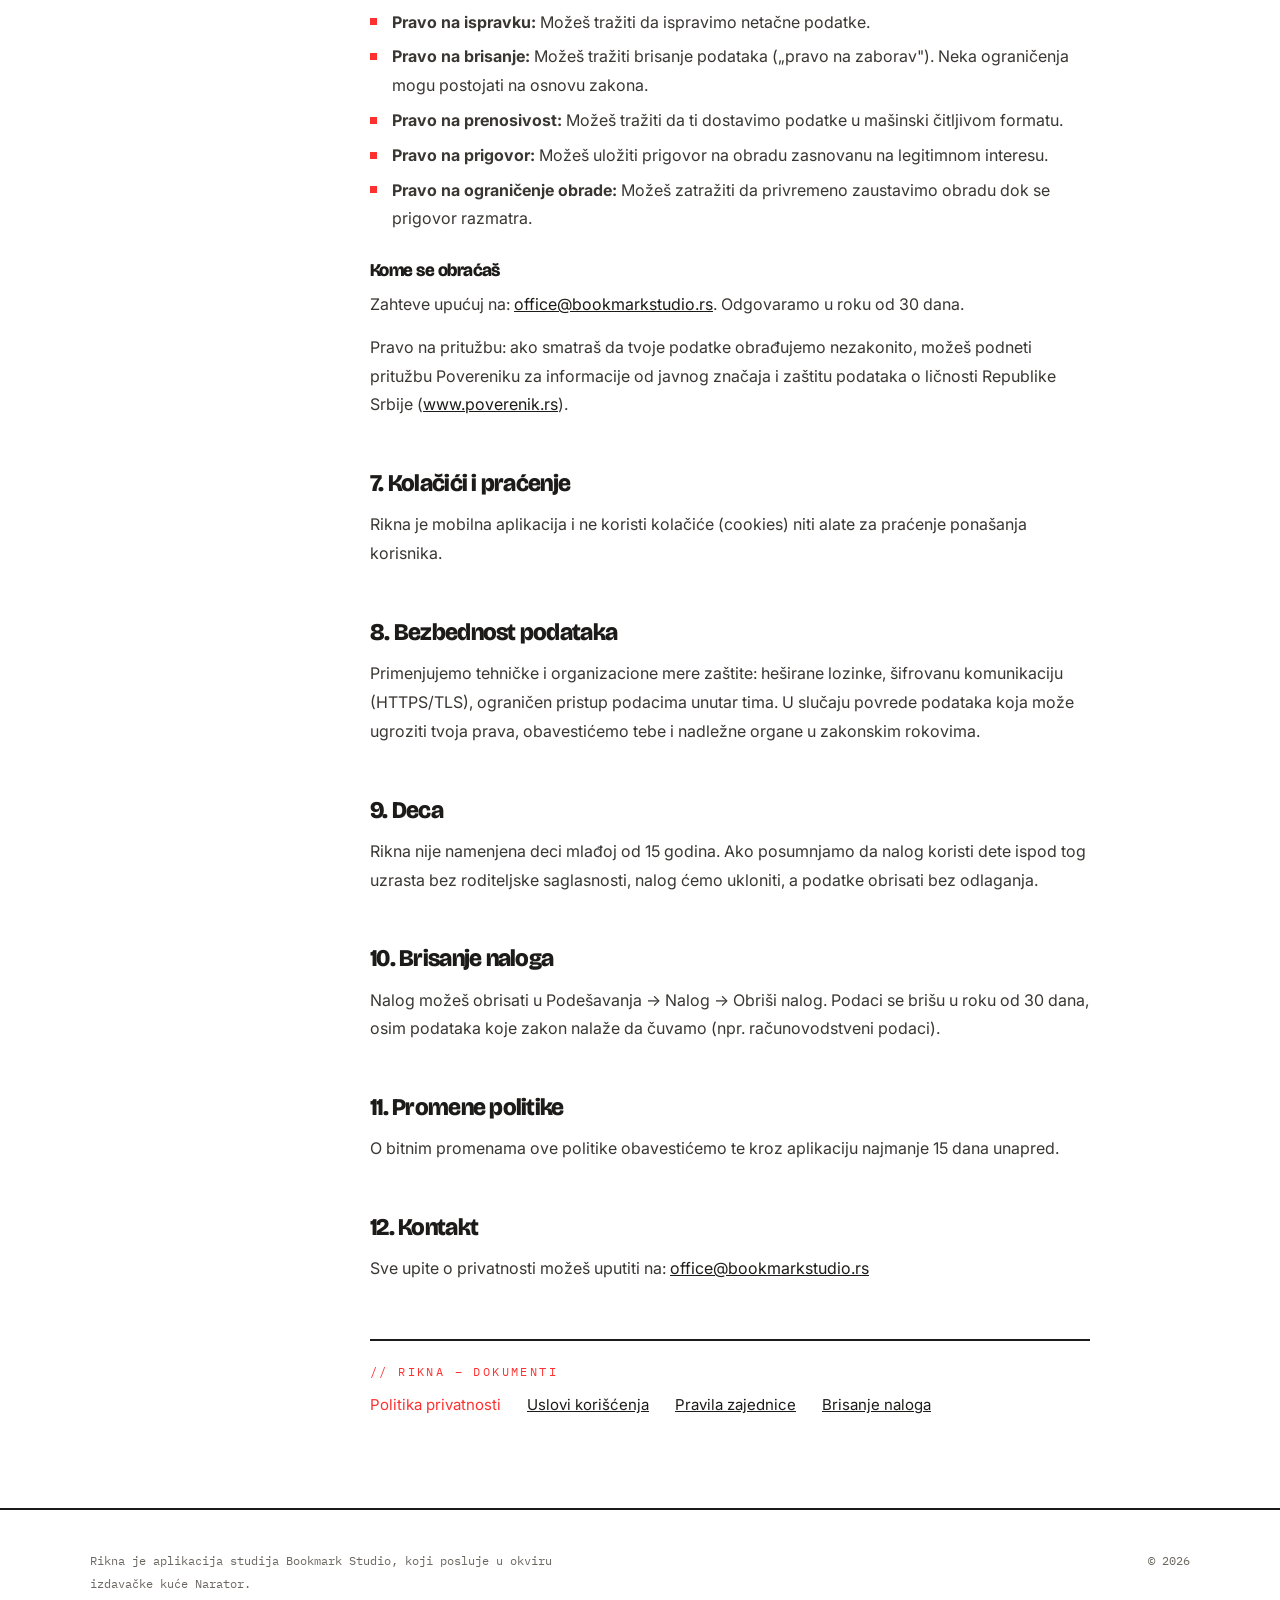
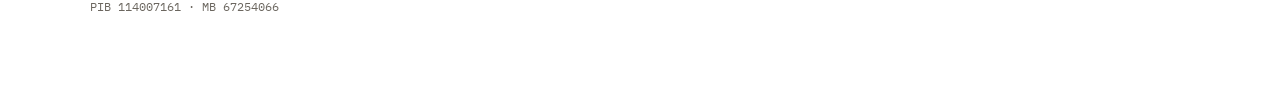
<file: rikna/privatnost.html>
<!doctype html>
<html lang="sr">
<head>
  <meta charset="utf-8">
  <meta name="viewport" content="width=device-width,initial-scale=1">
  <meta name="description" content="Politika privatnosti aplikacije Rikna. Koje podatke čuvamo i zašto.">
  <title>Rikna: politika privatnosti – Bookmark Studio</title>
  <link rel="icon" href="../assets/favicon.svg" type="image/svg+xml">
  <link rel="preconnect" href="https://fonts.googleapis.com">
  <link rel="preconnect" href="https://fonts.gstatic.com" crossorigin>
  <link rel="stylesheet" href="https://fonts.googleapis.com/css2?family=Bricolage+Grotesque:opsz,wght@12..96,600;12..96,800&family=IBM+Plex+Mono:wght@400;500&family=Inter:wght@400;600&display=swap">
  <link rel="stylesheet" href="../styles.css?v=20261117c">
  <script defer src="../script.js"></script>
</head>
<body>
  <header class="site-header" id="vrh">
    <a class="brand" href="../index.html" aria-label="Bookmark Studio – početna">
      <svg class="brand-mark" viewBox="9 7 144 192" aria-hidden="true"><path d="M16 14h82l48 48v130l-65-46-65 46z" fill="#ff3030" stroke="#1c1b19" stroke-width="13" stroke-linejoin="round"/><path d="M98 14l48 48H98z" fill="#fff" stroke="#1c1b19" stroke-width="13" stroke-linejoin="round"/></svg>
      <span class="brand-name">bookmark<span>studio</span></span>
    </a>
    <nav class="main-nav main-nav-simple" aria-label="Glavna navigacija"><a href="./"><span class="hide-sm">Nazad na Riknu</span><span class="show-sm">← Rikna</span></a></nav>
  </header>
  <a class="page-bookmark" href="#vrh" aria-label="Nazad na vrh"><svg viewBox="0 0 40 74" aria-hidden="true"><path d="M4-6v74l16-12 16 12V-6" fill="#ff3030" stroke="#1c1b19" stroke-width="4" stroke-linejoin="round"/></svg></a>

  <main>
    <section class="legal-hero dotted">
      <p class="eyebrow">// Rikna</p>
      <h1>Politika <span>privatnosti</span></h1>
      <p class="lead">Koje podatke čuvamo i zašto.</p>
      <p class="legal-date">15. septembar 2026.</p>
    </section>

    <div class="legal">
      <nav class="legal-toc" aria-label="Sadržaj">
        <ol>
          <li><a href="#ko-je-rukovalac-podataka">1. Ko je rukovalac podataka</a></li>
          <li><a href="#koji-podaci-se-obradjuju">2. Koji podaci se obrađuju</a></li>
          <li><a href="#zasto-obradjujemo-podatke-i-na-osnovu-cega">3. Zašto obrađujemo podatke i na osnovu čega</a></li>
          <li><a href="#ko-vidi-tvoje-podatke">4. Ko vidi tvoje podatke</a></li>
          <li><a href="#prenos-podataka-izvan-srbije">5. Prenos podataka izvan Srbije</a></li>
          <li><a href="#tvoja-prava">6. Tvoja prava</a></li>
          <li><a href="#kolacici-i-pracenje">7. Kolačići i praćenje</a></li>
          <li><a href="#bezbednost-podataka">8. Bezbednost podataka</a></li>
          <li><a href="#deca">9. Deca</a></li>
          <li><a href="#brisanje-naloga">10. Brisanje naloga</a></li>
          <li><a href="#promene-politike">11. Promene politike</a></li>
          <li><a href="#kontakt">12. Kontakt</a></li>
        </ol>
      </nav>

      <article class="legal-body">
        <p>Ova politika objašnjava koje podatke prikupljamo, zašto ih prikupljamo i šta ti u vezi s tim možeš da uradiš. Pisana je jednostavnim jezikom jer smatramo da imaš pravo da razumeš šta radimo sa tvojim podacima.</p>
        <p>Rikna poštuje Zakon o zaštiti podataka o ličnosti Republike Srbije („Sl. glasnik RS", br. 87/2018) i Opštu uredbu o zaštiti podataka (GDPR) za korisnike iz Evropske unije.</p>
        <h2 id="ko-je-rukovalac-podataka">1. Ko je rukovalac podataka</h2>
        <p>Narator, Karađorđeva 125, 11423 Azanja, PIB 114007161, MB 67254066.</p>
        <p>Kontakt za pitanja o privatnosti: <a href="mailto:office@bookmarkstudio.rs">office@bookmarkstudio.rs</a></p>
        <h2 id="koji-podaci-se-obradjuju">2. Koji podaci se obrađuju</h2>
        <h3>Podaci koje ti daješ</h3>
        <ul><li>Ime i prezime ili naziv firme (za izdavačke kuće)</li>
        <li>Korisničko ime (username)</li>
        <li>Mejl adresa</li>
        <li>Lozinka (čuva se isključivo u heširanom obliku – ne vidimo je)</li>
        <li>Ako se prijaviš preko Google-a: ime, prezime i mejl adresu iz Google naloga (lozinku Google naloga ne vidimo)</li>
        <li>Pol, ako ga navedeš – samo da bi ti se aplikacija obraćala u odgovarajućem rodu („Dobro došao" ili „Dobro došla")</li>
        <li>Slika profila</li>
        <li>Opis profila (bio)</li>
        <li>Linkovi društvenih mreža (opciono)</li>
        </ul>
        <h3>Podaci koje praviš korišćenjem aplikacije</h3>
        <ul><li>Police knjiga, ocene i recenzije</li>
        <li>Komentari i lajkovi</li>
        <li>Korisnici koje pratiš</li>
        <li>Zabeleženi dani čitanja i godišnji cilj</li>
        <li>Podatak o Premiumu: koji plan imaš, od kada i do kada</li>
        <li>Bedževi koje si stekao/la</li>
        <li>Prijave sadržaja koje si podneo/la</li>
        <li>Poruke koje si uputio/la podršci</li>
        </ul>
        <h3>Tehnički podaci</h3>
        <ul><li>Operativni sistem i verzija aplikacije</li>
        <li>Oznaka uređaja za slanje obaveštenja, ako ih dozvoliš</li>
        <li>Izveštaj o grešci kad aplikacija pukne: opis greške, model telefona i verzija sistema – bez tvog imena, mejl adrese i sadržaja ekrana</li>
        </ul>
        <h2 id="zasto-obradjujemo-podatke-i-na-osnovu-cega">3. Zašto obrađujemo podatke i na osnovu čega</h2>
        <div class="legal-table"><table><tr><th>Svrha</th><th>Pravni osnov</th><th>Rok čuvanja</th></tr>
        <tr><td>Pružanje usluge (nalog, polica, recenzije)</td><td>Ugovor (čl. 12 ZZPL)</td><td>Do brisanja naloga</td></tr>
        <tr><td>Bezbednost i moderacija sadržaja</td><td>Legitimni interes</td><td>12 meseci od prijave</td></tr>
        <tr><td>Ispravljanje grešaka u aplikaciji</td><td>Legitimni interes</td><td>Do 90 dana</td></tr>
        <tr><td>Premium pretplata</td><td>Ugovor</td><td>7 godina (poreski propisi)</td></tr>
        <tr><td>Obaveze prema zakonu</td><td>Zakonska obaveza</td><td>Prema propisu</td></tr>
        </table></div>
        <h2 id="ko-vidi-tvoje-podatke">4. Ko vidi tvoje podatke</h2>
        <h3>Drugi korisnici Rikne</h3>
        <p>Javni podaci: korisničko ime, slika profila, recenzije, ocene, police (ako su postavljene kao javne), bedževi, broj pratilaca i praćenih.</p>
        <p>Privatni podaci: mejl adresa nije javna. Police možeš podesiti da vide samo pratioci.</p>
        <h3>Naši pružaoci usluga</h3>
        <ul><li>Netcup GmbH – server na kom se čuvaju svi podaci (u Austriji (data centar u Beču))</li>
        <li>Amazon Web Services – šalje sistemske mejlove, kao što su potvrda naloga i nova lozinka (serveri u Švedskoj)</li>
        <li>Google LLC – prijava preko Google naloga, ako je izabereš</li>
        <li>Google LLC i Apple Inc. – obrađuju naplatu Premium pretplate (Rikna ne vidi podatke kartice)</li>
        <li>RevenueCat, Inc. – vodi evidenciju o kupovinama Premiuma; dobija tehničku oznaku tvog naloga i podatke o kupovini, ali ne i tvoje ime ili mejl adresu (serveri u SAD)</li>
        <li>Functional Software, Inc. (Sentry) – prima izveštaje o greškama aplikacije, bez tvog imena i mejl adrese (serveri u Nemačkoj)</li>
        <li>Google LLC (Firebase) i 650 Industries, Inc. (Expo) – isporučuju obaveštenja na telefon; dobijaju oznaku uređaja i tekst obaveštenja</li>
        </ul>
        <h3>Organi vlasti</h3>
        <p>Podatke delimo sa organima vlasti samo ako to zakon nalaže ili kada postoji ozbiljna pretnja bezbednosti.</p>
        <h2 id="prenos-podataka-izvan-srbije">5. Prenos podataka izvan Srbije</h2>
        <p>Podaci se čuvaju na našem serveru u Austriji (data centar u Beču), unutar Evropske unije. Ako neki pružalac usluga obrađuje podatke izvan Srbije i EU, primenjujemo odgovarajuće zaštitne mere u skladu sa ZZPL i GDPR (standardne ugovorne klauzule ili drugi mehanizmi).</p>
        <h2 id="tvoja-prava">6. Tvoja prava</h2>
        <p>Imaš sledeća prava u pogledu svojih podataka:</p>
        <ul><li><strong>Pravo na uvid:</strong> Možeš zatražiti kopiju svih podataka koje čuvamo o tebi.</li>
        <li><strong>Pravo na ispravku:</strong> Možeš tražiti da ispravimo netačne podatke.</li>
        <li><strong>Pravo na brisanje:</strong> Možeš tražiti brisanje podataka („pravo na zaborav"). Neka ograničenja mogu postojati na osnovu zakona.</li>
        <li><strong>Pravo na prenosivost:</strong> Možeš tražiti da ti dostavimo podatke u mašinski čitljivom formatu.</li>
        <li><strong>Pravo na prigovor:</strong> Možeš uložiti prigovor na obradu zasnovanu na legitimnom interesu.</li>
        <li><strong>Pravo na ograničenje obrade:</strong> Možeš zatražiti da privremeno zaustavimo obradu dok se prigovor razmatra.</li>
        </ul>
        <h3>Kome se obraćaš</h3>
        <p>Zahteve upućuj na: <a href="mailto:office@bookmarkstudio.rs">office@bookmarkstudio.rs</a>. Odgovaramo u roku od 30 dana.</p>
        <p>Pravo na pritužbu: ako smatraš da tvoje podatke obrađujemo nezakonito, možeš podneti pritužbu Povereniku za informacije od javnog značaja i zaštitu podataka o ličnosti Republike Srbije (<a href="https://www.poverenik.rs">www.poverenik.rs</a>).</p>
        <h2 id="kolacici-i-pracenje">7. Kolačići i praćenje</h2>
        <p>Rikna je mobilna aplikacija i ne koristi kolačiće (cookies) niti alate za praćenje ponašanja korisnika.</p>
        <h2 id="bezbednost-podataka">8. Bezbednost podataka</h2>
        <p>Primenjujemo tehničke i organizacione mere zaštite: heširane lozinke, šifrovanu komunikaciju (HTTPS/TLS), ograničen pristup podacima unutar tima. U slučaju povrede podataka koja može ugroziti tvoja prava, obavestićemo tebe i nadležne organe u zakonskim rokovima.</p>
        <h2 id="deca">9. Deca</h2>
        <p>Rikna nije namenjena deci mlađoj od 15 godina. Ako posumnjamo da nalog koristi dete ispod tog uzrasta bez roditeljske saglasnosti, nalog ćemo ukloniti, a podatke obrisati bez odlaganja.</p>
        <h2 id="brisanje-naloga">10. Brisanje naloga</h2>
        <p>Nalog možeš obrisati u Podešavanja → Nalog → Obriši nalog. Podaci se brišu u roku od 30 dana, osim podataka koje zakon nalaže da čuvamo (npr. računovodstveni podaci).</p>
        <h2 id="promene-politike">11. Promene politike</h2>
        <p>O bitnim promenama ove politike obavestićemo te kroz aplikaciju najmanje 15 dana unapred.</p>
        <h2 id="kontakt">12. Kontakt</h2>
        <p>Sve upite o privatnosti možeš uputiti na: <a href="mailto:office@bookmarkstudio.rs">office@bookmarkstudio.rs</a></p>
        <nav class="legal-docs" aria-label="Dokumenti Rikne">
          <p>// Rikna – dokumenti</p>
          <ul>
            <li><a href="privatnost.html" aria-current="page">Politika privatnosti</a></li>
            <li><a href="uslovi.html">Uslovi korišćenja</a></li>
            <li><a href="pravila-zajednice.html">Pravila zajednice</a></li>
            <li><a href="brisanje-naloga.html">Brisanje naloga</a></li>
          </ul>
        </nav>
      </article>
    </div>
  </main>
  <footer><p>Rikna je aplikacija studija Bookmark Studio, koji posluje u okviru izdavačke kuće Narator.<br>PIB 114007161 · MB 67254066</p><p>© <span data-year></span></p></footer>
</body>
</html>
</file>
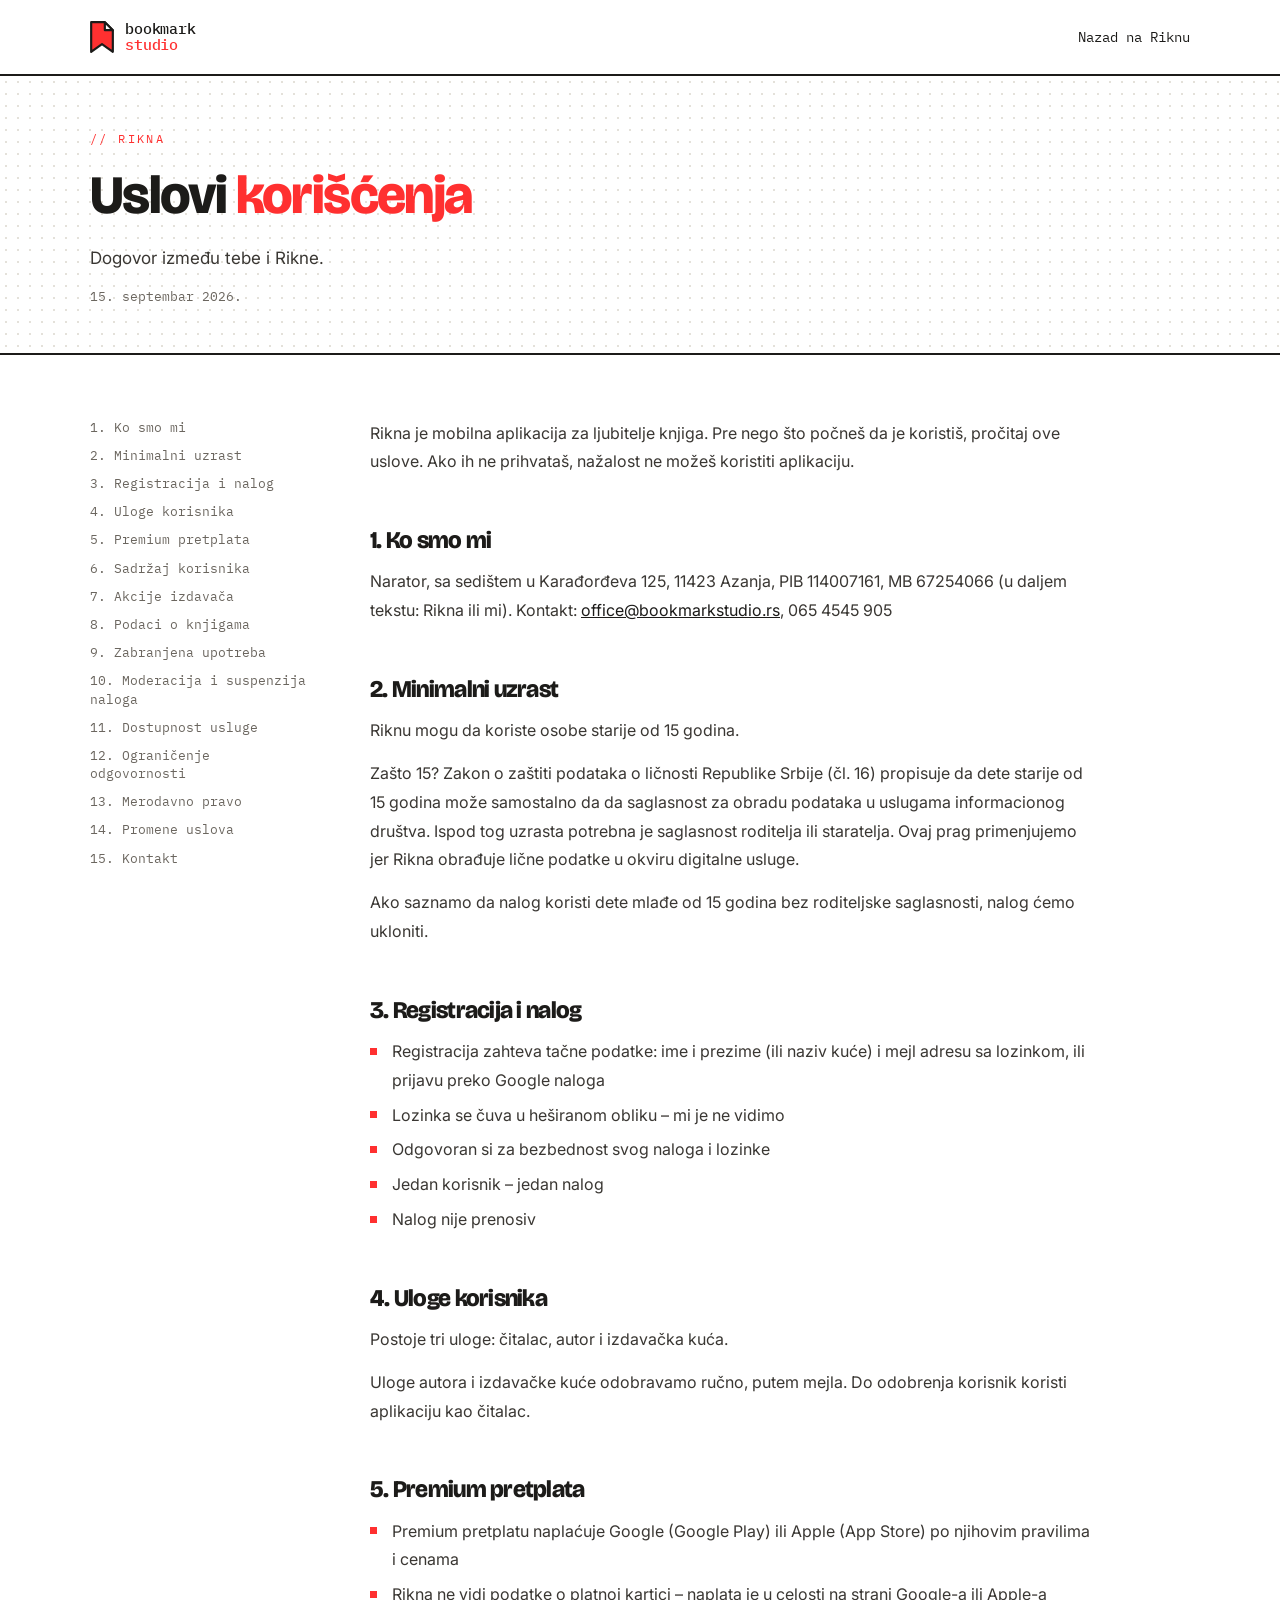
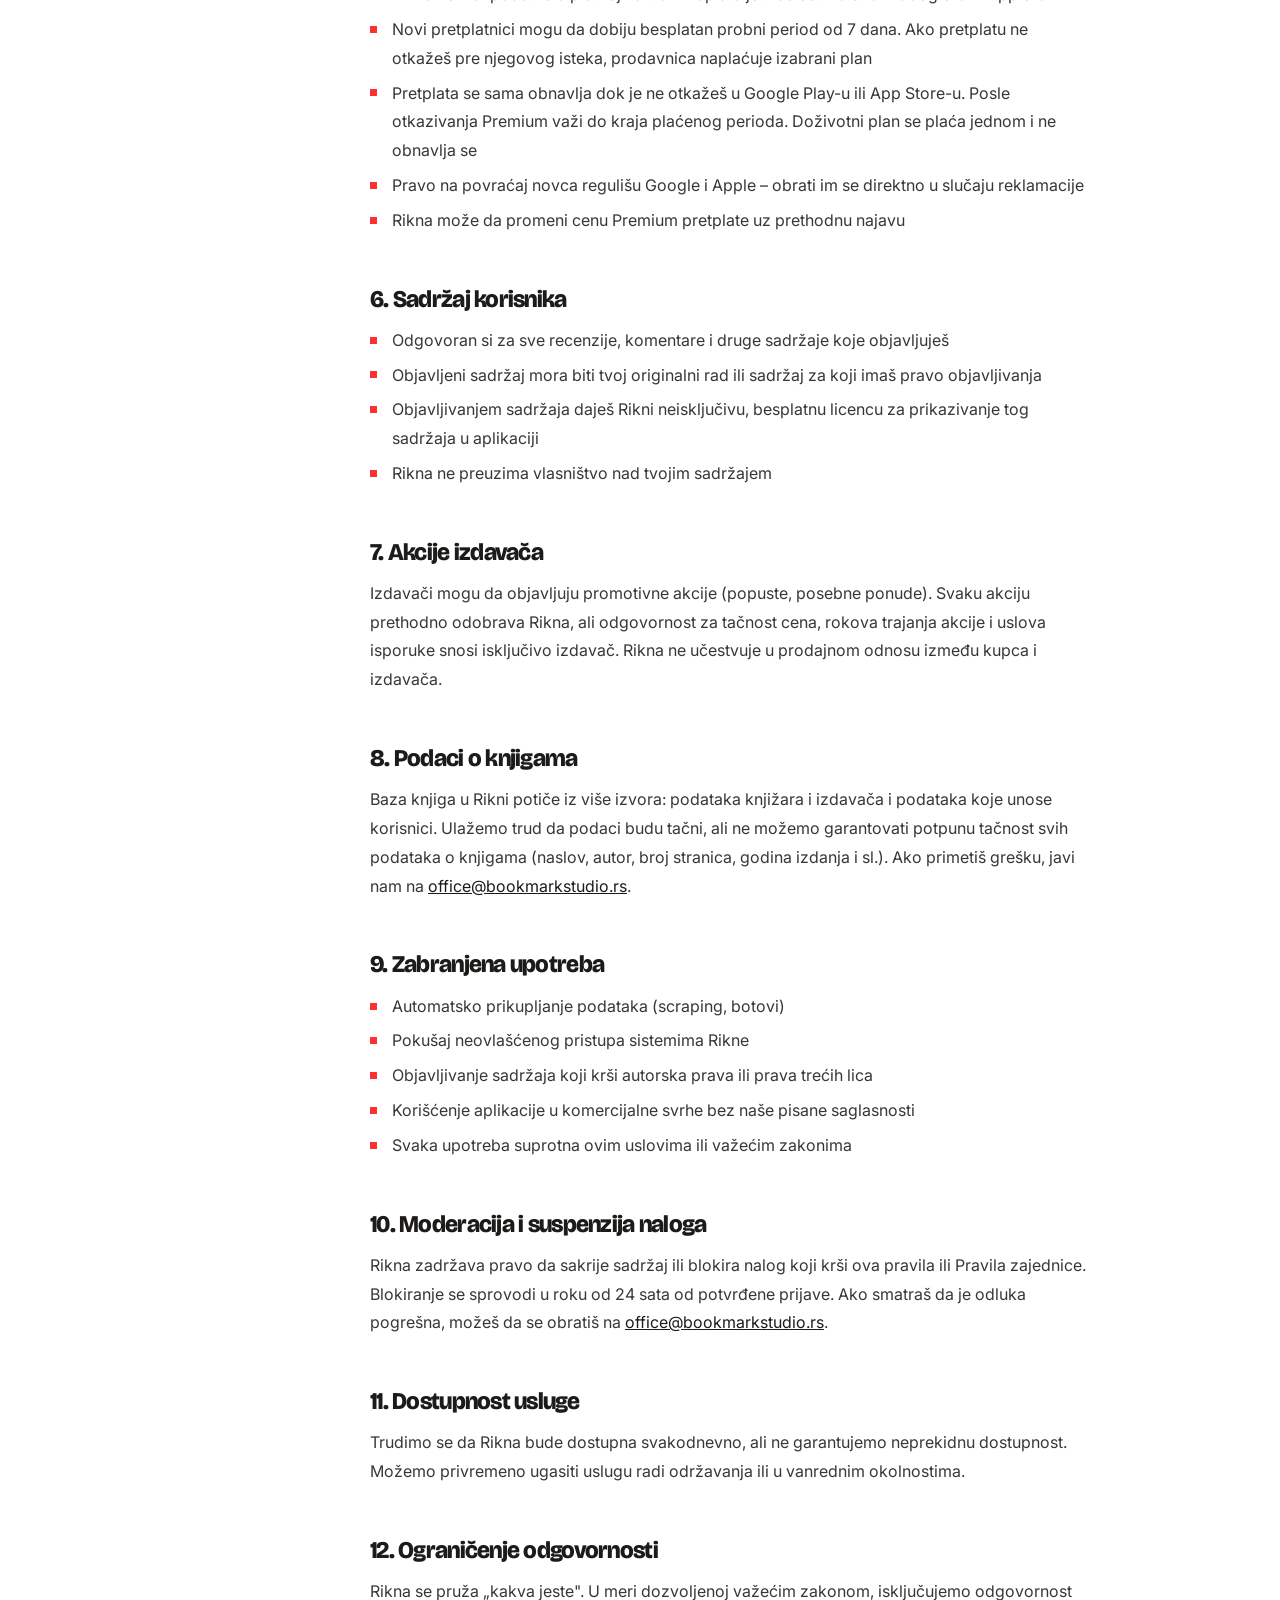
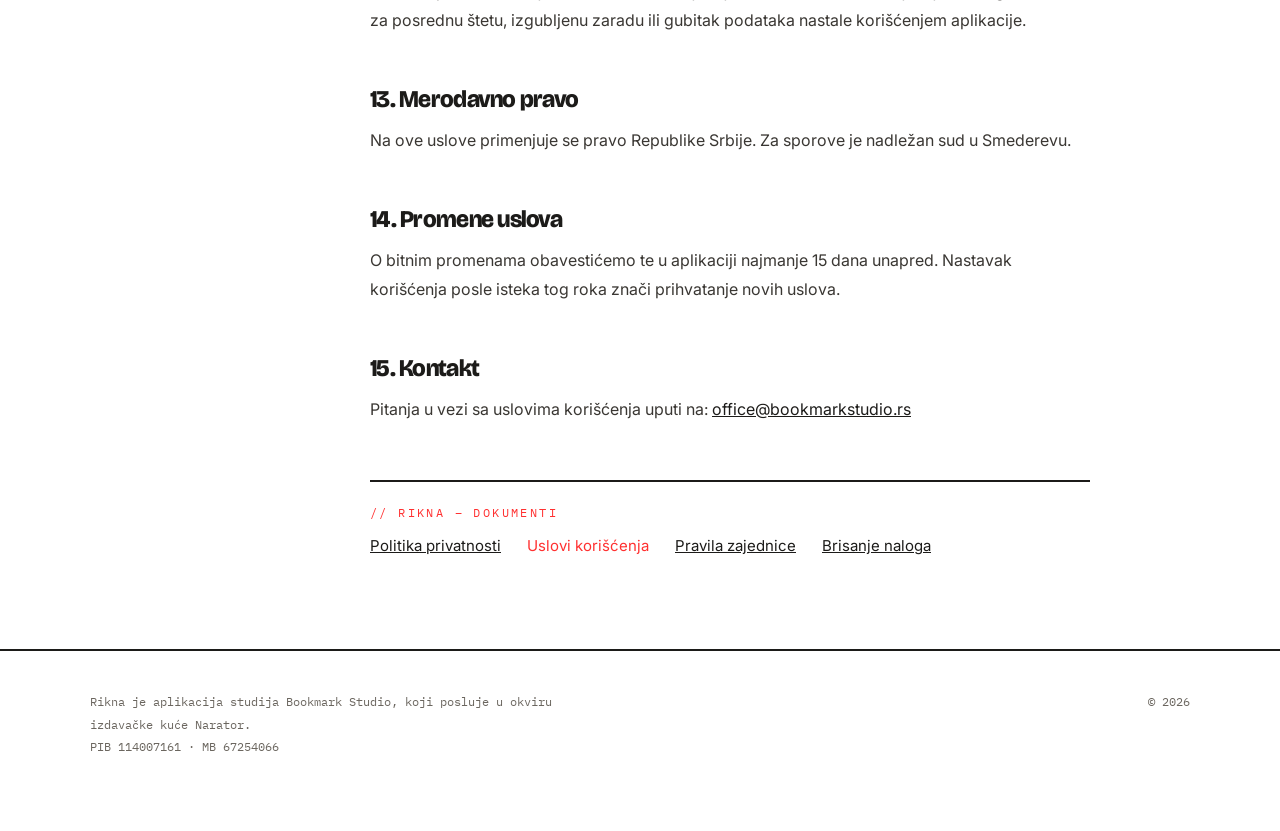
<file: rikna/uslovi.html>
<!doctype html>
<html lang="sr">
<head>
  <meta charset="utf-8">
  <meta name="viewport" content="width=device-width,initial-scale=1">
  <meta name="description" content="Uslovi korišćenja aplikacije Rikna. Dogovor između tebe i Rikne.">
  <title>Rikna: uslovi korišćenja – Bookmark Studio</title>
  <link rel="icon" href="../assets/favicon.svg" type="image/svg+xml">
  <link rel="preconnect" href="https://fonts.googleapis.com">
  <link rel="preconnect" href="https://fonts.gstatic.com" crossorigin>
  <link rel="stylesheet" href="https://fonts.googleapis.com/css2?family=Bricolage+Grotesque:opsz,wght@12..96,600;12..96,800&family=IBM+Plex+Mono:wght@400;500&family=Inter:wght@400;600&display=swap">
  <link rel="stylesheet" href="../styles.css?v=20261117c">
  <script defer src="../script.js"></script>
</head>
<body>
  <header class="site-header" id="vrh">
    <a class="brand" href="../index.html" aria-label="Bookmark Studio – početna">
      <svg class="brand-mark" viewBox="9 7 144 192" aria-hidden="true"><path d="M16 14h82l48 48v130l-65-46-65 46z" fill="#ff3030" stroke="#1c1b19" stroke-width="13" stroke-linejoin="round"/><path d="M98 14l48 48H98z" fill="#fff" stroke="#1c1b19" stroke-width="13" stroke-linejoin="round"/></svg>
      <span class="brand-name">bookmark<span>studio</span></span>
    </a>
    <nav class="main-nav main-nav-simple" aria-label="Glavna navigacija"><a href="./"><span class="hide-sm">Nazad na Riknu</span><span class="show-sm">← Rikna</span></a></nav>
  </header>
  <a class="page-bookmark" href="#vrh" aria-label="Nazad na vrh"><svg viewBox="0 0 40 74" aria-hidden="true"><path d="M4-6v74l16-12 16 12V-6" fill="#ff3030" stroke="#1c1b19" stroke-width="4" stroke-linejoin="round"/></svg></a>

  <main>
    <section class="legal-hero dotted">
      <p class="eyebrow">// Rikna</p>
      <h1>Uslovi <span>korišćenja</span></h1>
      <p class="lead">Dogovor između tebe i Rikne.</p>
      <p class="legal-date">15. septembar 2026.</p>
    </section>

    <div class="legal">
      <nav class="legal-toc" aria-label="Sadržaj">
        <ol>
          <li><a href="#ko-smo-mi">1. Ko smo mi</a></li>
          <li><a href="#minimalni-uzrast">2. Minimalni uzrast</a></li>
          <li><a href="#registracija-i-nalog">3. Registracija i nalog</a></li>
          <li><a href="#uloge-korisnika">4. Uloge korisnika</a></li>
          <li><a href="#premium-pretplata">5. Premium pretplata</a></li>
          <li><a href="#sadrzaj-korisnika">6. Sadržaj korisnika</a></li>
          <li><a href="#akcije-izdavaca">7. Akcije izdavača</a></li>
          <li><a href="#podaci-o-knjigama">8. Podaci o knjigama</a></li>
          <li><a href="#zabranjena-upotreba">9. Zabranjena upotreba</a></li>
          <li><a href="#moderacija-i-suspenzija-naloga">10. Moderacija i suspenzija naloga</a></li>
          <li><a href="#dostupnost-usluge">11. Dostupnost usluge</a></li>
          <li><a href="#ogranicenje-odgovornosti">12. Ograničenje odgovornosti</a></li>
          <li><a href="#merodavno-pravo">13. Merodavno pravo</a></li>
          <li><a href="#promene-uslova">14. Promene uslova</a></li>
          <li><a href="#kontakt">15. Kontakt</a></li>
        </ol>
      </nav>

      <article class="legal-body">
        <p>Rikna je mobilna aplikacija za ljubitelje knjiga. Pre nego što počneš da je koristiš, pročitaj ove uslove. Ako ih ne prihvataš, nažalost ne možeš koristiti aplikaciju.</p>
        <h2 id="ko-smo-mi">1. Ko smo mi</h2>
        <p>Narator, sa sedištem u Karađorđeva 125, 11423 Azanja, PIB 114007161, MB 67254066 (u daljem tekstu: Rikna ili mi). Kontakt: <a href="mailto:office@bookmarkstudio.rs">office@bookmarkstudio.rs</a>, 065 4545 905</p>
        <h2 id="minimalni-uzrast">2. Minimalni uzrast</h2>
        <p>Riknu mogu da koriste osobe starije od 15 godina.</p>
        <p>Zašto 15? Zakon o zaštiti podataka o ličnosti Republike Srbije (čl. 16) propisuje da dete starije od 15 godina može samostalno da da saglasnost za obradu podataka u uslugama informacionog društva. Ispod tog uzrasta potrebna je saglasnost roditelja ili staratelja. Ovaj prag primenjujemo jer Rikna obrađuje lične podatke u okviru digitalne usluge.</p>
        <p>Ako saznamo da nalog koristi dete mlađe od 15 godina bez roditeljske saglasnosti, nalog ćemo ukloniti.</p>
        <h2 id="registracija-i-nalog">3. Registracija i nalog</h2>
        <ul><li>Registracija zahteva tačne podatke: ime i prezime (ili naziv kuće) i mejl adresu sa lozinkom, ili prijavu preko Google naloga</li>
        <li>Lozinka se čuva u heširanom obliku – mi je ne vidimo</li>
        <li>Odgovoran si za bezbednost svog naloga i lozinke</li>
        <li>Jedan korisnik – jedan nalog</li>
        <li>Nalog nije prenosiv</li>
        </ul>
        <h2 id="uloge-korisnika">4. Uloge korisnika</h2>
        <p>Postoje tri uloge: čitalac, autor i izdavačka kuća.</p>
        <p>Uloge autora i izdavačke kuće odobravamo ručno, putem mejla. Do odobrenja korisnik koristi aplikaciju kao čitalac.</p>
        <h2 id="premium-pretplata">5. Premium pretplata</h2>
        <ul><li>Premium pretplatu naplaćuje Google (Google Play) ili Apple (App Store) po njihovim pravilima i cenama</li>
        <li>Rikna ne vidi podatke o platnoj kartici – naplata je u celosti na strani Google-a ili Apple-a</li>
        <li>Novi pretplatnici mogu da dobiju besplatan probni period od 7 dana. Ako pretplatu ne otkažeš pre njegovog isteka, prodavnica naplaćuje izabrani plan</li>
        <li>Pretplata se sama obnavlja dok je ne otkažeš u Google Play-u ili App Store-u. Posle otkazivanja Premium važi do kraja plaćenog perioda. Doživotni plan se plaća jednom i ne obnavlja se</li>
        <li>Pravo na povraćaj novca regulišu Google i Apple – obrati im se direktno u slučaju reklamacije</li>
        <li>Rikna može da promeni cenu Premium pretplate uz prethodnu najavu</li>
        </ul>
        <h2 id="sadrzaj-korisnika">6. Sadržaj korisnika</h2>
        <ul><li>Odgovoran si za sve recenzije, komentare i druge sadržaje koje objavljuješ</li>
        <li>Objavljeni sadržaj mora biti tvoj originalni rad ili sadržaj za koji imaš pravo objavljivanja</li>
        <li>Objavljivanjem sadržaja daješ Rikni neisključivu, besplatnu licencu za prikazivanje tog sadržaja u aplikaciji</li>
        <li>Rikna ne preuzima vlasništvo nad tvojim sadržajem</li>
        </ul>
        <h2 id="akcije-izdavaca">7. Akcije izdavača</h2>
        <p>Izdavači mogu da objavljuju promotivne akcije (popuste, posebne ponude). Svaku akciju prethodno odobrava Rikna, ali odgovornost za tačnost cena, rokova trajanja akcije i uslova isporuke snosi isključivo izdavač. Rikna ne učestvuje u prodajnom odnosu između kupca i izdavača.</p>
        <h2 id="podaci-o-knjigama">8. Podaci o knjigama</h2>
        <p>Baza knjiga u Rikni potiče iz više izvora: podataka knjižara i izdavača i podataka koje unose korisnici. Ulažemo trud da podaci budu tačni, ali ne možemo garantovati potpunu tačnost svih podataka o knjigama (naslov, autor, broj stranica, godina izdanja i sl.). Ako primetiš grešku, javi nam na <a href="mailto:office@bookmarkstudio.rs">office@bookmarkstudio.rs</a>.</p>
        <h2 id="zabranjena-upotreba">9. Zabranjena upotreba</h2>
        <ul><li>Automatsko prikupljanje podataka (scraping, botovi)</li>
        <li>Pokušaj neovlašćenog pristupa sistemima Rikne</li>
        <li>Objavljivanje sadržaja koji krši autorska prava ili prava trećih lica</li>
        <li>Korišćenje aplikacije u komercijalne svrhe bez naše pisane saglasnosti</li>
        <li>Svaka upotreba suprotna ovim uslovima ili važećim zakonima</li>
        </ul>
        <h2 id="moderacija-i-suspenzija-naloga">10. Moderacija i suspenzija naloga</h2>
        <p>Rikna zadržava pravo da sakrije sadržaj ili blokira nalog koji krši ova pravila ili Pravila zajednice. Blokiranje se sprovodi u roku od 24 sata od potvrđene prijave. Ako smatraš da je odluka pogrešna, možeš da se obratiš na <a href="mailto:office@bookmarkstudio.rs">office@bookmarkstudio.rs</a>.</p>
        <h2 id="dostupnost-usluge">11. Dostupnost usluge</h2>
        <p>Trudimo se da Rikna bude dostupna svakodnevno, ali ne garantujemo neprekidnu dostupnost. Možemo privremeno ugasiti uslugu radi održavanja ili u vanrednim okolnostima.</p>
        <h2 id="ogranicenje-odgovornosti">12. Ograničenje odgovornosti</h2>
        <p>Rikna se pruža „kakva jeste". U meri dozvoljenoj važećim zakonom, isključujemo odgovornost za posrednu štetu, izgubljenu zaradu ili gubitak podataka nastale korišćenjem aplikacije.</p>
        <h2 id="merodavno-pravo">13. Merodavno pravo</h2>
        <p>Na ove uslove primenjuje se pravo Republike Srbije. Za sporove je nadležan sud u Smederevu.</p>
        <h2 id="promene-uslova">14. Promene uslova</h2>
        <p>O bitnim promenama obavestićemo te u aplikaciji najmanje 15 dana unapred. Nastavak korišćenja posle isteka tog roka znači prihvatanje novih uslova.</p>
        <h2 id="kontakt">15. Kontakt</h2>
        <p>Pitanja u vezi sa uslovima korišćenja uputi na: <a href="mailto:office@bookmarkstudio.rs">office@bookmarkstudio.rs</a></p>
        <nav class="legal-docs" aria-label="Dokumenti Rikne">
          <p>// Rikna – dokumenti</p>
          <ul>
            <li><a href="privatnost.html">Politika privatnosti</a></li>
            <li><a href="uslovi.html" aria-current="page">Uslovi korišćenja</a></li>
            <li><a href="pravila-zajednice.html">Pravila zajednice</a></li>
            <li><a href="brisanje-naloga.html">Brisanje naloga</a></li>
          </ul>
        </nav>
      </article>
    </div>
  </main>
  <footer><p>Rikna je aplikacija studija Bookmark Studio, koji posluje u okviru izdavačke kuće Narator.<br>PIB 114007161 · MB 67254066</p><p>© <span data-year></span></p></footer>
</body>
</html>
</file>
<file: styles.css>
:root{--red:#ff3030;--ink:#1c1b19;--text:#3a3733;--muted:#6b665f;--soft:#a8a298;--faint:#8a857d;--line:#d6d2ca;--dash:#cfc8bb;--tint:#f2efea;--screen:#f7f5f1;--dot:#e4e1da;--max:1100px;--pad:max(24px,calc((100% - var(--max))/2));--display:'Bricolage Grotesque',Arial,sans-serif;--sans:Inter,Arial,Helvetica,sans-serif;--mono:'IBM Plex Mono',ui-monospace,Menlo,Consolas,monospace}
*{box-sizing:border-box}
html{scroll-behavior:smooth}
body{margin:0;background:#fff;color:var(--text);font-family:var(--sans);line-height:1.6;-webkit-font-smoothing:antialiased}
a{color:inherit}
img,svg{max-width:100%;display:block}
h1,h2,h3{color:var(--ink);font-family:var(--display);font-weight:800;font-variation-settings:'opsz' 96;letter-spacing:-.03em;line-height:1.05}
.red{color:var(--red)}
.dotted{background-color:#fff;background-image:radial-gradient(var(--dot) 1.1px,transparent 1.4px);background-size:12px 12px}
.strip-top{position:relative}
.strip-top:before{content:'';position:absolute;top:0;left:0;right:0;height:10px;background:repeating-linear-gradient(90deg,var(--red) 0 10px,var(--ink) 10px 20px)}
.corners{background-image:linear-gradient(var(--red),var(--red)),linear-gradient(var(--red),var(--red)),linear-gradient(var(--red),var(--red)),linear-gradient(var(--red),var(--red));background-size:7px 7px;background-repeat:no-repeat;background-position:8px 8px,calc(100% - 8px) 8px,8px calc(100% - 8px),calc(100% - 8px) calc(100% - 8px)}

/* Zaglavlje */
.site-header{height:76px;border-bottom:2px solid var(--ink);display:flex;align-items:center;gap:36px;padding:0 var(--pad);background:#fff;position:relative;z-index:20}
.brand{margin-right:auto;display:flex;align-items:center;gap:11px;text-decoration:none}
.brand-mark{width:24px;height:32px;flex:none}
.brand-name{font:500 15px/1.08 var(--mono);color:var(--ink);letter-spacing:-.01em}
.brand-name span{display:block;color:var(--red)}
.main-nav{display:flex;gap:30px}
.main-nav a{text-decoration:none;font:400 14px/1 var(--mono);color:var(--ink)}
.main-nav a:hover{color:var(--red)}
.language{display:flex;border:2px solid var(--ink);box-shadow:4px 4px 0 var(--ink);background:#fff}
.language a,.language span{background:#fff;color:var(--ink);padding:9px 10px;font:500 12px/1 var(--mono);text-decoration:none}
.language a:hover{color:var(--red)}
.language .active{background:var(--ink);color:#fff}
.menu-toggle{display:none;border:0;background:none;padding:8px;cursor:pointer}
.menu-toggle span{display:block;width:24px;height:2px;background:var(--ink);margin:6px 0}

/* Bukmark koji ostaje na vrhu stranice kad se skroluje */
.page-bookmark{position:fixed;top:0;left:max(6px,calc(var(--pad) - 64px));z-index:50;width:30px;transform:translateY(-105%);transition:transform .4s cubic-bezier(.2,.8,.2,1)}
.page-bookmark svg{width:30px;height:56px}
.is-scrolled .page-bookmark{transform:translateY(0)}
.is-scrolled .page-bookmark:hover{transform:translateY(6px)}

@media (max-width:1240px){.page-bookmark{left:3px;width:16px}
.page-bookmark svg{width:16px;height:32px}
}

/* Opšte */
.eyebrow{margin:0 0 22px;color:var(--red);font:400 12px/1.2 var(--mono);letter-spacing:.2em;text-transform:uppercase}
.eyebrow-muted{color:var(--muted)}
.lead{max-width:590px;font-size:17px;line-height:1.8;margin:0}
.actions{display:flex;gap:18px;flex-wrap:wrap;margin:34px 0 0}
/* Senka ostaje na mestu, pomera se samo dugme: --s je veličina senke, --c njena boja */
.button{--s:6px;--c:var(--ink);display:inline-block;border:2px solid var(--ink);padding:14px 28px;text-decoration:none;font:400 14px/1.2 var(--mono);cursor:pointer;box-shadow:var(--s) var(--s) 0 var(--c);transition:transform .15s,box-shadow .15s}
.button:hover{transform:translate(-2px,-2px);box-shadow:calc(var(--s) + 2px) calc(var(--s) + 2px) 0 var(--c)}
.button:active{transform:translate(3px,3px);box-shadow:calc(var(--s) - 3px) calc(var(--s) - 3px) 0 var(--c)}
.button-dark{background:var(--ink);color:#fff;--c:var(--red)}
.button-light{background:#fff;color:var(--ink)}
.button-red{background:var(--red);border-color:var(--red);color:#fff}
.button-shadow-light{--c:#fff}
.section{padding:84px var(--pad)}
.section-heading{display:flex;justify-content:space-between;align-items:flex-end;gap:20px;border-bottom:3px solid var(--ink);padding-bottom:16px;margin-bottom:44px}
.section-heading h2{font-size:34px;margin:0}
.section-heading span{font:400 13px var(--mono);color:var(--muted);white-space:nowrap}

/* Početna: uvodni deo */
.hero{display:grid;grid-template-columns:1fr 260px;align-items:center;gap:40px;padding:64px var(--pad) 60px;border-bottom:2px solid var(--ink)}
.hero h1{font-size:clamp(40px,5vw,62px);line-height:1.02;margin:0 0 24px}
.hero h1 span{color:var(--red)}
.hero h1 i{display:inline-block;width:.36em;height:.62em;margin-left:.16em;background:var(--red);vertical-align:-.04em;animation:blink 1.1s steps(1) infinite}
@keyframes blink{50%{opacity:0}}
.checks{list-style:none;padding:0;margin:28px 0 0;display:grid;gap:8px;font:400 13px/1.5 var(--mono);color:var(--ink)}
.checks li{display:flex;align-items:center;gap:12px}
.checks li:before{content:'';flex:none;width:9px;height:9px;background:var(--red)}
.hero .actions{margin-top:28px}
.hero-mark{justify-self:center;width:min(170px,100%)}

/* Početna: radovi */
.project-grid{display:grid;grid-template-columns:repeat(3,1fr);gap:28px}
.project-card{min-height:410px;padding:34px;border:3px solid var(--ink);background:#fff;display:flex;flex-direction:column;align-items:flex-start}
.project-card.featured{transition:transform .15s,box-shadow .15s;box-shadow:9px 9px 0 var(--red);background-image:linear-gradient(var(--red),var(--red)),linear-gradient(var(--red),var(--red));background-size:7px 7px;background-repeat:no-repeat;background-position:8px 8px,calc(100% - 8px) 8px}
.project-card.featured:hover{transform:translate(-3px,-3px);box-shadow:12px 12px 0 var(--red)}
.project-card.muted{border:3px dashed var(--dash)}
.app-icon,.placeholder{width:60px;height:60px;border-radius:13px;background:var(--tint)}
.app-icon{background:var(--ink);display:grid;place-items:center}
.app-icon svg{width:23px}
.project-card h3{font-size:28px;margin:26px 0 18px}
.project-card.muted h3{font-size:22px;font-weight:600;letter-spacing:-.01em;color:var(--muted);margin-top:24px}
.project-card p{font-size:16px;line-height:1.75;margin:0}
.project-card.muted p{color:var(--faint)}
.card-footer{display:flex;align-items:center;gap:16px;flex-wrap:wrap;margin-top:auto;padding-top:30px}
.card-footer .button{--s:4px;padding:12px 22px}
.card-footer span{font:400 12px var(--mono);color:var(--muted)}
.status{margin-top:auto;padding-top:30px;color:var(--red);font:400 12px var(--mono);letter-spacing:.16em;text-transform:uppercase}

/* Početna: saradnja */
.dark-band{background:var(--ink);color:#d6d2ca;padding:110px var(--pad) 90px;display:grid;grid-template-columns:1fr 1fr;gap:80px;align-items:center}
.dark-band h2{color:#fff;font-size:clamp(32px,3.6vw,44px);margin:0 0 28px}
.dark-band p:not(.eyebrow){max-width:520px;font-size:17px;line-height:1.8;margin:0 0 36px}
.process{list-style:none;padding:0;margin:0;border-top:1px solid #3a3733;counter-reset:step}
.process li{position:relative;border-bottom:1px solid #3a3733;padding:22px 0 22px 36px}
.process li:before{counter-increment:step;content:'0' counter(step);position:absolute;left:0;top:25px;color:var(--red);font:400 13px var(--mono)}
.process strong,.process span{display:block}
.process strong{color:#fff;font-weight:600;font-size:17px}
.process span{color:var(--soft);font-size:15px;margin-top:2px}

/* Početna: o nama */
.about{text-align:center;padding:96px var(--pad) 100px}
.about h2{max-width:820px;margin:0 auto;font-size:clamp(24px,2.6vw,31px);font-weight:600;line-height:1.3;letter-spacing:-.02em}
.about h2 span{color:var(--red)}
.about p:not(.eyebrow){max-width:630px;margin:30px auto 0;font-size:16px;line-height:1.85}

/* Početna: kontakt */
.contact{display:grid;grid-template-columns:minmax(0,700px) 1fr;gap:44px;align-items:start;padding:100px var(--pad) 84px}
.contact-form{background-color:#fff;border:3px solid var(--ink);box-shadow:12px 12px 0 var(--ink);padding:48px 40px 40px}
.contact-form h2{font-size:30px;margin:0 0 12px}
.contact-form>p{margin:0;font-size:16px}
.contact-form label{display:grid;gap:9px;margin:24px 0 0;font:400 11px var(--mono);letter-spacing:.18em;text-transform:uppercase;color:var(--muted)}
.form-row{display:grid;grid-template-columns:1fr 1fr;gap:22px}
.contact-form input,.contact-form select,.contact-form textarea{width:100%;border:2px solid var(--ink);border-radius:0;background:#fff;color:var(--ink);padding:13px 16px;font:400 16px/1.4 var(--sans);letter-spacing:0;text-transform:none}
.contact-form ::placeholder{color:var(--faint)}
.contact-form textarea{resize:vertical;min-height:130px}
.contact-form input:focus,.contact-form select:focus,.contact-form textarea:focus{outline:3px solid var(--red);outline-offset:0}
.contact-form .consent{display:flex;align-items:center;gap:12px;font:400 15px/1.5 var(--sans);letter-spacing:0;text-transform:none;color:var(--text)}
.consent input{flex:none;width:20px;height:20px;margin:0;accent-color:var(--red)}
.form-actions{display:flex;align-items:center;gap:20px;flex-wrap:wrap;margin-top:32px}
.form-actions span{font:400 12px var(--mono);color:var(--muted)}
.form-actions a{text-decoration:none}
.form-status{margin:16px 0 0;font-size:14px;color:var(--muted)}
.form-status:empty{display:none}
.contact-form .hp{position:absolute;left:-9999px;width:1px;height:1px;overflow:hidden}
.contact-form{position:relative}
.contact aside h3{font-size:24px;margin:0 0 20px}
.contact aside .mono{font:400 15px/1.6 var(--mono);color:var(--ink);margin:0 0 28px}
.reply-box{border:3px solid var(--ink);background:#fff;box-shadow:6px 6px 0 var(--red);padding:18px 22px;margin:0 0 40px;max-width:330px}
.reply-box span{display:block;font:400 11px var(--mono);letter-spacing:.16em;text-transform:uppercase;color:var(--muted)}
.reply-box strong{display:block;margin-top:6px;color:var(--ink);font:800 22px/1.15 var(--display);font-variation-settings:'opsz' 96;letter-spacing:-.02em}
.contact aside h4{margin:0 0 14px;font:400 11px var(--mono);letter-spacing:.16em;text-transform:uppercase;color:var(--muted)}
.contact aside .checks{margin:0}
.contact aside .small{margin:18px 0 0;max-width:330px;font-size:14px;line-height:1.7;color:var(--muted)}
.contact aside a{text-decoration:none}
.contact aside a:hover,.form-actions a:hover,footer a:hover{color:var(--red)}

/* Podnožje */
footer{border-top:2px solid var(--ink);padding:40px var(--pad) 72px;display:flex;justify-content:space-between;gap:30px;font:400 12px/1.9 var(--mono);color:var(--muted)}
footer p{margin:0;max-width:470px}
footer a{color:var(--ink);text-decoration:none}

/* Rikna: uvodni deo */
.app-hero{display:grid;grid-template-columns:1fr 220px;gap:40px;align-items:center;padding:64px var(--pad) 60px;border-bottom:2px solid var(--ink)}
.app-hero h1{font-size:clamp(36px,4.6vw,58px);margin:0 0 20px}
.app-hero h1 span{color:var(--red)}
.app-hero .lead{font-size:18px}
.app-facts{display:flex;flex-wrap:wrap;gap:10px 28px}
.rikna-icon{justify-self:center;width:180px;height:180px;border-radius:36px;background:var(--ink);box-shadow:12px 12px 0 var(--red);display:grid;place-items:center}
.rikna-icon svg{width:64px}
.app-intro{display:grid;grid-template-columns:280px 1fr;gap:40px}
.app-intro h2{font-size:28px;margin:0}
.app-intro p{margin:0;font-size:18px;line-height:1.85}

/* Rikna: ekrani (tanak okvir sa lampicom; skrinšot ide kao <img> u .phone-screen) */
.screens{padding:10px var(--pad) 90px}
.section-heading-plain{border:0;padding:0;margin-bottom:10px}
.phone-row{display:grid;grid-template-columns:repeat(4,minmax(160px,180px));justify-content:space-between;gap:28px;overflow-x:auto;padding:14px 8px 20px 0;scroll-snap-type:x mandatory;scrollbar-width:thin}
.phone{margin:0;scroll-snap-align:start}
.phone-body{position:relative;background:var(--ink);padding:14px 5px 5px;box-shadow:6px 6px 0 var(--red)}
.phone-body:before{content:'';position:absolute;top:5px;right:7px;width:5px;height:5px;background:var(--red);animation:blink 2.4s steps(1) infinite}
.phone-screen{aspect-ratio:9/19;background-color:var(--screen);background-image:radial-gradient(#dedad2 1px,transparent 1.3px);background-size:9px 9px;display:grid;place-items:center;overflow:hidden}
.phone-screen img{width:100%;height:100%;object-fit:cover}
.phone-screen span{font:400 11px var(--mono);letter-spacing:.06em;color:var(--faint)}
.phone figcaption{margin-top:18px;font:400 12px/1.5 var(--mono);color:var(--text)}
@media (min-width:1101px){.screens .section-heading span{display:none}
}

/* Rikna: funkcije */
.features{padding:100px var(--pad) 90px}
.features h2{font-size:34px;margin:0 0 20px}
.features-lead{max-width:760px;margin:0;font-size:18px;line-height:1.8}
.feature-grid{display:grid;grid-template-columns:repeat(4,1fr);gap:24px;margin-top:56px}
.feature-grid article{--c:var(--ink);border:3px solid var(--ink);background:#fff;padding:28px 24px;box-shadow:8px 8px 0 var(--c);transition:transform .15s,box-shadow .15s}
.feature-grid article:nth-child(2),.feature-grid article:nth-child(3){--c:var(--red)}
.feature-grid article:hover{transform:translate(-3px,-3px);box-shadow:11px 11px 0 var(--c)}
.feature-grid span{font:400 13px var(--mono);color:var(--red)}
.feature-grid h3{font-size:21px;margin:10px 0 14px}
.feature-grid p{margin:0;font-size:15px;line-height:1.7}

/* Rikna: cena i preuzimanje */
.free-band{background:var(--ink);color:#d6d2ca;padding:80px var(--pad);display:grid;grid-template-columns:1fr 245px 245px;gap:24px;align-items:center}
.free-band h2{color:#fff;font-size:36px;margin:0 0 16px}
.free-band p:not(.eyebrow){max-width:470px;margin:0;font-size:17px;line-height:1.8}
.price-card{border:3px solid #fff;padding:28px 26px;min-height:176px;display:flex;flex-direction:column}
.price-card.accent{border-color:var(--red);background:#262522;box-shadow:8px 8px 0 var(--red)}
.price-card span{font:400 12px var(--mono);letter-spacing:.16em;text-transform:uppercase;color:var(--soft)}
.price-card.accent span{color:var(--red)}
.price-card strong{display:block;margin:12px 0 16px;color:#fff;font:800 28px/1.1 var(--display);font-variation-settings:'opsz' 96;letter-spacing:-.02em}
.price-card small{font:400 13px/1.6 var(--mono);color:#d6d2ca}
.download{text-align:center;padding:96px var(--pad)}
.download h2{max-width:860px;margin:0 auto;font-size:clamp(30px,3.4vw,42px)}
.download h2 span{color:var(--red)}
.download p{margin:24px 0 0;font:400 15px var(--mono);color:var(--ink)}
.download .actions{justify-content:center}

/* Uslovi i privatnost */
.legal-hero{padding:56px var(--pad) 48px;border-bottom:2px solid var(--ink)}
.legal-hero h1{font-size:clamp(34px,4.4vw,54px);margin:0 0 18px}
.legal-hero h1 span{color:var(--red)}
.legal{display:grid;grid-template-columns:220px minmax(0,720px);gap:60px;padding:64px var(--pad) 90px}
.legal-toc{position:sticky;top:28px;align-self:start}
.legal-toc ol{list-style:none;margin:0;padding:0;display:grid;gap:10px;font:400 13px/1.4 var(--mono)}
.legal-toc a{text-decoration:none;color:var(--muted)}
.legal-toc a:hover{color:var(--red)}
.legal-summary{border:3px solid var(--ink);background:#fff;box-shadow:8px 8px 0 var(--red);padding:26px 28px;margin:0 0 48px}
.legal-summary h2{margin-top:0!important}
.legal-body h2{font-size:24px;margin:52px 0 14px;scroll-margin-top:24px}
.legal-body h2:first-child{margin-top:0}
.legal-body h3{font-size:18px;margin:28px 0 10px}
.legal-body p,.legal-body li{font-size:16px;line-height:1.8}
.legal-body p{margin:0 0 14px}
.legal-body ul{list-style:none;margin:0 0 14px;padding:0}
.legal-body li{position:relative;padding-left:22px;margin-bottom:6px}
.legal-body li:before{content:'';position:absolute;left:0;top:.68em;width:7px;height:7px;background:var(--red)}
.legal-body ol{list-style:none;margin:0 0 14px;padding:0;counter-reset:step}
.legal-body ol li{padding-left:34px;counter-increment:step}
.legal-body ol li:before{content:counter(step,decimal-leading-zero);top:0;width:auto;height:auto;background:none;font:500 14px/1.8 var(--mono);color:var(--red)}
.legal-body a{color:var(--ink)}
.legal-body a:hover{color:var(--red)}
.legal-date{font:400 13px var(--mono);color:var(--muted)}
.legal-hero .legal-date{margin:14px 0 0}
.legal-table{overflow-x:auto;margin:0 0 14px;border:2px solid var(--ink);background:#fff}
.legal-table table{border-collapse:collapse;width:100%;min-width:480px}
.legal-table th,.legal-table td{border:1px solid var(--line);padding:10px 14px;text-align:left;vertical-align:top;font-size:14px;line-height:1.6}
.legal-table th{background:var(--tint);color:var(--ink);font:500 12px/1.4 var(--mono);letter-spacing:.06em;text-transform:uppercase}
.legal-docs{margin-top:56px;padding-top:24px;border-top:2px solid var(--ink)}
.legal-docs p{margin:0 0 12px;color:var(--red);font:400 12px/1.2 var(--mono);letter-spacing:.2em;text-transform:uppercase}
.legal-body .legal-docs ul{display:flex;flex-wrap:wrap;gap:6px 26px;margin:0}
.legal-body .legal-docs li{padding:0;margin:0;font-size:15px}
.legal-body .legal-docs li:before{display:none}
.legal-body .legal-docs a[aria-current]{color:var(--red);text-decoration:none}

/* Strana 404 */
.notfound{min-height:calc(100vh - 220px);display:grid;place-items:center;align-content:center;text-align:center;padding:80px var(--pad)}
.lost-mark{width:72px;margin:0 auto 10px;transform-origin:50% 0;animation:swing 2.6s steps(8) infinite alternate}
@keyframes swing{from{transform:rotate(-14deg)}to{transform:rotate(14deg)}}
.notfound h1{font-size:clamp(110px,20vw,200px);line-height:.9;margin:0 0 26px}
.notfound h1 i{display:inline-block;width:.36em;height:.62em;margin-left:.08em;background:var(--red);vertical-align:-.02em;animation:blink 1.1s steps(1) infinite}
.notfound p{margin:0 auto;max-width:520px;font-size:17px;line-height:1.8}
.notfound p[lang=en]{margin-top:10px;font:400 14px/1.7 var(--mono);color:var(--muted)}
.notfound .actions{justify-content:center}

/* Retro efekti: elementi ulaze na ekran u koracima (steps), kao na starim računarima. Klase dodaje script.js */
.reveal{opacity:0}
.fx-wipe.in{animation:wipe .6s steps(12) var(--d,0ms) both}
.fx-left.in{animation:slide-l .5s steps(6) var(--d,0ms) both}
.fx-right.in{animation:slide-r .5s steps(6) var(--d,0ms) both}
.fx-stamp.in{animation:stamp .45s steps(5) var(--d,0ms) both}
.typing:after{content:'';display:inline-block;width:.55em;height:1em;margin-left:.15em;background:currentColor;vertical-align:-.15em;animation:blink .7s steps(1) infinite}
.counter.flick{animation:flick .3s steps(3)}
@keyframes wipe{from{opacity:1;clip-path:inset(0 100% 0 0)}to{opacity:1;clip-path:inset(0 0 0 0)}}
@keyframes slide-l{from{opacity:0;transform:translateX(-36px)}to{opacity:1;transform:none}}
@keyframes slide-r{from{opacity:0;transform:translateX(36px)}to{opacity:1;transform:none}}
@keyframes stamp{from{opacity:0;transform:translate(10px,10px)}to{opacity:1;transform:none}}
@keyframes flick{33%{opacity:0}66%{opacity:1;color:var(--red)}}
@keyframes crawl{to{background-position:20px 0}}
@keyframes drop{from{clip-path:inset(0 0 100% 0)}to{clip-path:inset(0 0 0 0)}}
.strip-top:before{animation:crawl 3s steps(4) infinite}

@media (prefers-reduced-motion:reduce){.hero h1 i{animation:none}
.phone-body:before,.strip-top:before,.lost-mark,.notfound h1 i{animation:none}
.page-bookmark,.button{transition:none}
}
@media (max-width:1000px){.feature-grid{grid-template-columns:1fr 1fr}
}
@media (max-width:900px){.hero{grid-template-columns:1fr;padding-top:56px}
.legal{grid-template-columns:1fr;gap:36px}
.legal-toc{position:static}
.hero-mark{display:none}
.project-grid,.dark-band,.contact,.app-intro,.free-band{grid-template-columns:1fr}
.project-grid{grid-template-columns:none;grid-auto-flow:column;grid-auto-columns:min(82%,340px);gap:20px;overflow-x:auto;scroll-snap-type:x mandatory;scroll-padding-inline:24px;margin:0 -24px;padding:4px 24px 24px;scrollbar-width:none}
.project-grid::-webkit-scrollbar{display:none}
.project-card{min-height:0;scroll-snap-align:start}
.dark-band{gap:48px}
.app-hero{grid-template-columns:1fr}
.rikna-icon{display:none}
.app-intro{gap:20px}
}
@media (max-width:800px){.site-header{height:68px;gap:18px}
.menu-toggle{display:block;order:3}
.main-nav:not(.main-nav-simple){display:none;position:absolute;top:100%;left:0;right:0;background:#fff;border-bottom:2px solid var(--ink);padding:24px;flex-direction:column;gap:20px}
.main-nav.open{display:flex;animation:drop .3s steps(5) both}
}
@media (min-width:561px){.show-sm{display:none}
}
@media (max-width:560px){.site-header{gap:14px}
.main-nav a{font-size:13px}
.hide-sm{display:none}
.hero{padding:44px 20px 52px}
.hero h1{font-size:clamp(32px,9.4vw,40px)}
.section,.features{padding:60px 20px}
.dark-band{padding:72px 20px 60px}
.about{padding:64px 20px}
.contact{padding:64px 20px}
.contact-form{padding:34px 22px 28px;box-shadow:8px 8px 0 var(--ink)}
.form-row,.feature-grid{grid-template-columns:1fr}
.form-row{gap:0}
.legal-hero{padding:44px 20px 40px}
.legal{padding:44px 20px 64px}
.legal-summary{padding:22px 20px;box-shadow:6px 6px 0 var(--red)}
.project-grid{margin:0 -20px;padding:4px 20px 24px;scroll-padding-inline:20px}
.section-heading h2{font-size:28px}
.app-hero{padding:48px 20px}
.screens{padding:0 20px 64px}
.phone-row{grid-template-columns:repeat(4,175px);justify-content:start}
.free-band{padding:64px 20px}
.download{padding:72px 20px}
footer{flex-direction:column;padding:32px 20px 56px}
}
.docs{border-top:2px solid var(--ink)}
.docs-grid{display:grid;grid-template-columns:repeat(4,1fr);gap:24px}
.docs-grid a{--c:var(--ink);display:flex;flex-direction:column;border:3px solid var(--ink);background:#fff;padding:24px 22px;box-shadow:8px 8px 0 var(--c);color:var(--text);text-decoration:none;transition:transform .15s,box-shadow .15s}
.docs-grid a:nth-child(even){--c:var(--red)}
.docs-grid a:hover,.docs-grid a:focus-visible{transform:translate(-3px,-3px);box-shadow:11px 11px 0 var(--c)}
.docs-grid span{font:400 13px var(--mono);color:var(--red)}
.docs-grid h3{font-size:20px;margin:10px 0 12px;color:var(--ink)}
.docs-grid p{margin:0 0 20px;font-size:15px;line-height:1.6;flex:1}
.docs-grid b{font:500 13px var(--mono);color:var(--ink)}
@media (max-width:1000px){.docs-grid{grid-template-columns:1fr 1fr}}
@media (max-width:560px){.docs-grid{grid-template-columns:1fr}}
/* Rikna: stranica aplikacije, raspored kao u prodavnici */
.store-hero{display:grid;grid-template-columns:minmax(0,1fr) minmax(0,500px);gap:56px;align-items:center;padding:64px var(--pad);border-bottom:2px solid var(--ink)}
.store-id{display:flex;align-items:center;gap:24px;margin-bottom:28px}
.store-icon{flex:none;width:112px;height:112px;border:3px solid var(--ink);border-radius:26px;box-shadow:8px 8px 0 var(--red)}
.store-id .eyebrow{margin-bottom:10px}
.store-id h1{font-size:clamp(44px,5.4vw,68px);margin:0}
.store-dev{margin:8px 0 0;font:500 13px var(--mono);letter-spacing:.04em;color:var(--red)}
.store-hero .lead{font-size:20px;line-height:1.6;color:var(--ink)}
.store-facts{list-style:none;display:flex;flex-wrap:wrap;margin:30px 0 0;padding:0;border-top:2px solid var(--ink);border-bottom:2px solid var(--ink)}
.store-facts li{display:flex;flex-direction:column;padding:14px 22px;border-left:1px solid var(--line)}
.store-facts li:first-child{border-left:0;padding-left:0}
.store-facts strong{color:var(--ink);font:800 20px/1.1 var(--display);font-variation-settings:'opsz' 96;letter-spacing:-.02em}
.store-facts span{margin-top:4px;font:400 11px/1.4 var(--mono);color:var(--muted)}
.store-graphic{margin:0;border:3px solid var(--ink);background:#f5ecdc;box-shadow:12px 12px 0 var(--ink)}
.store-graphic img,.store-banner img,.shot img{width:100%;height:auto}
.store-shots{padding:80px var(--pad) 64px}
.shot-nav{display:flex;align-items:center;gap:10px}
.shot-nav span{font:400 13px var(--mono);color:var(--muted)}
.shot-nav button{width:44px;height:44px;border:2px solid var(--ink);background:#fff;color:var(--ink);font:500 18px var(--mono);cursor:pointer;box-shadow:4px 4px 0 var(--ink);transition:transform .15s,box-shadow .15s}
.shot-nav button:hover{transform:translate(-2px,-2px);box-shadow:6px 6px 0 var(--red)}
.shot-row{display:flex;gap:28px;overflow-x:auto;scroll-snap-type:x mandatory;padding:20px 14px 28px 0;scrollbar-width:thin}
.shot{flex:0 0 232px;margin:0;scroll-snap-align:start}
.shot img{aspect-ratio:9/16;border:3px solid var(--ink);box-shadow:8px 8px 0 var(--ink)}
.shot:nth-child(even) img{box-shadow:8px 8px 0 var(--red)}
.store-about{display:grid;grid-template-columns:280px 1fr;gap:40px;border-top:2px solid var(--ink)}
.store-about h2{font-size:28px;margin:0}
.store-about p{max-width:720px;margin:0 0 16px;font-size:18px;line-height:1.8}
.store-about .store-big{margin-bottom:24px;color:var(--ink);font:800 clamp(26px,3vw,36px)/1.15 var(--display);font-variation-settings:'opsz' 96;letter-spacing:-.02em}
.store-big span{color:var(--red)}
.store-features .feature-grid{grid-template-columns:repeat(2,1fr);gap:28px;margin-top:44px}
.store-features .feature-grid h3{font-size:24px}
.store-features .feature-grid p{font-size:16px}
.store-more .section-heading{border-bottom:0;padding-bottom:0;margin-bottom:24px}
.more-grid{list-style:none;display:grid;grid-template-columns:repeat(3,1fr);gap:0 32px;margin:0;padding:0;counter-reset:m}
.more-grid li{counter-increment:m;border-top:2px solid var(--ink);padding:16px 0 28px;color:var(--ink);font-size:16px;line-height:1.6}
.more-grid li:before{content:counter(m,decimal-leading-zero);display:block;margin-bottom:8px;font:400 12px var(--mono);color:var(--red)}
.store-authors{padding-top:0}
.authors-box{display:grid;grid-template-columns:280px 1fr;gap:40px;align-items:start;border:3px solid var(--ink);background:var(--tint);padding:40px 44px;box-shadow:10px 10px 0 var(--red)}
.authors-box h2{font-size:28px;margin:0}
.authors-box p{margin:0;font-size:18px;line-height:1.8}
.store-download{display:grid;grid-template-columns:minmax(0,460px) 1fr;gap:56px;align-items:center;text-align:left}
.store-download h2{margin:0;max-width:none}
.store-download .actions{justify-content:flex-start}
.store-banner{margin:0;border:3px solid var(--ink);box-shadow:10px 10px 0 var(--red)}
.download .store-soon{margin-top:20px;font-size:12px;letter-spacing:.2em;text-transform:uppercase;color:var(--red)}
@media (max-width:900px){.store-hero,.store-about,.authors-box,.store-download{grid-template-columns:1fr}
.store-hero{gap:44px}
.store-about,.authors-box{gap:18px}
.more-grid{grid-template-columns:1fr 1fr}
.store-download{text-align:center;gap:44px}
.store-download .actions{justify-content:center}
.store-banner{max-width:460px;margin:0 auto}
}
@media (max-width:560px){.store-hero{padding:44px 20px 52px}
.store-id{gap:18px}
.store-icon{width:84px;height:84px;border-radius:20px;box-shadow:6px 6px 0 var(--red)}
.store-hero .lead{font-size:18px}
.store-facts{display:grid;grid-template-columns:1fr 1fr}
.store-facts li{padding:12px 0 12px 16px}
.store-facts li:nth-child(odd){border-left:0;padding-left:0}
.store-facts li:nth-child(n+3){border-top:1px solid var(--line)}
.store-facts strong{font-size:17px}
.store-graphic{box-shadow:8px 8px 0 var(--ink)}
.store-shots{padding:56px 20px 44px}
.shot-row{margin:0 -20px;padding:16px 20px 26px;scroll-padding-inline:20px;gap:20px}
.shot{flex-basis:200px}
.store-features .feature-grid,.more-grid{grid-template-columns:1fr}
.authors-box{padding:28px 22px;box-shadow:8px 8px 0 var(--red)}
}
</file>
